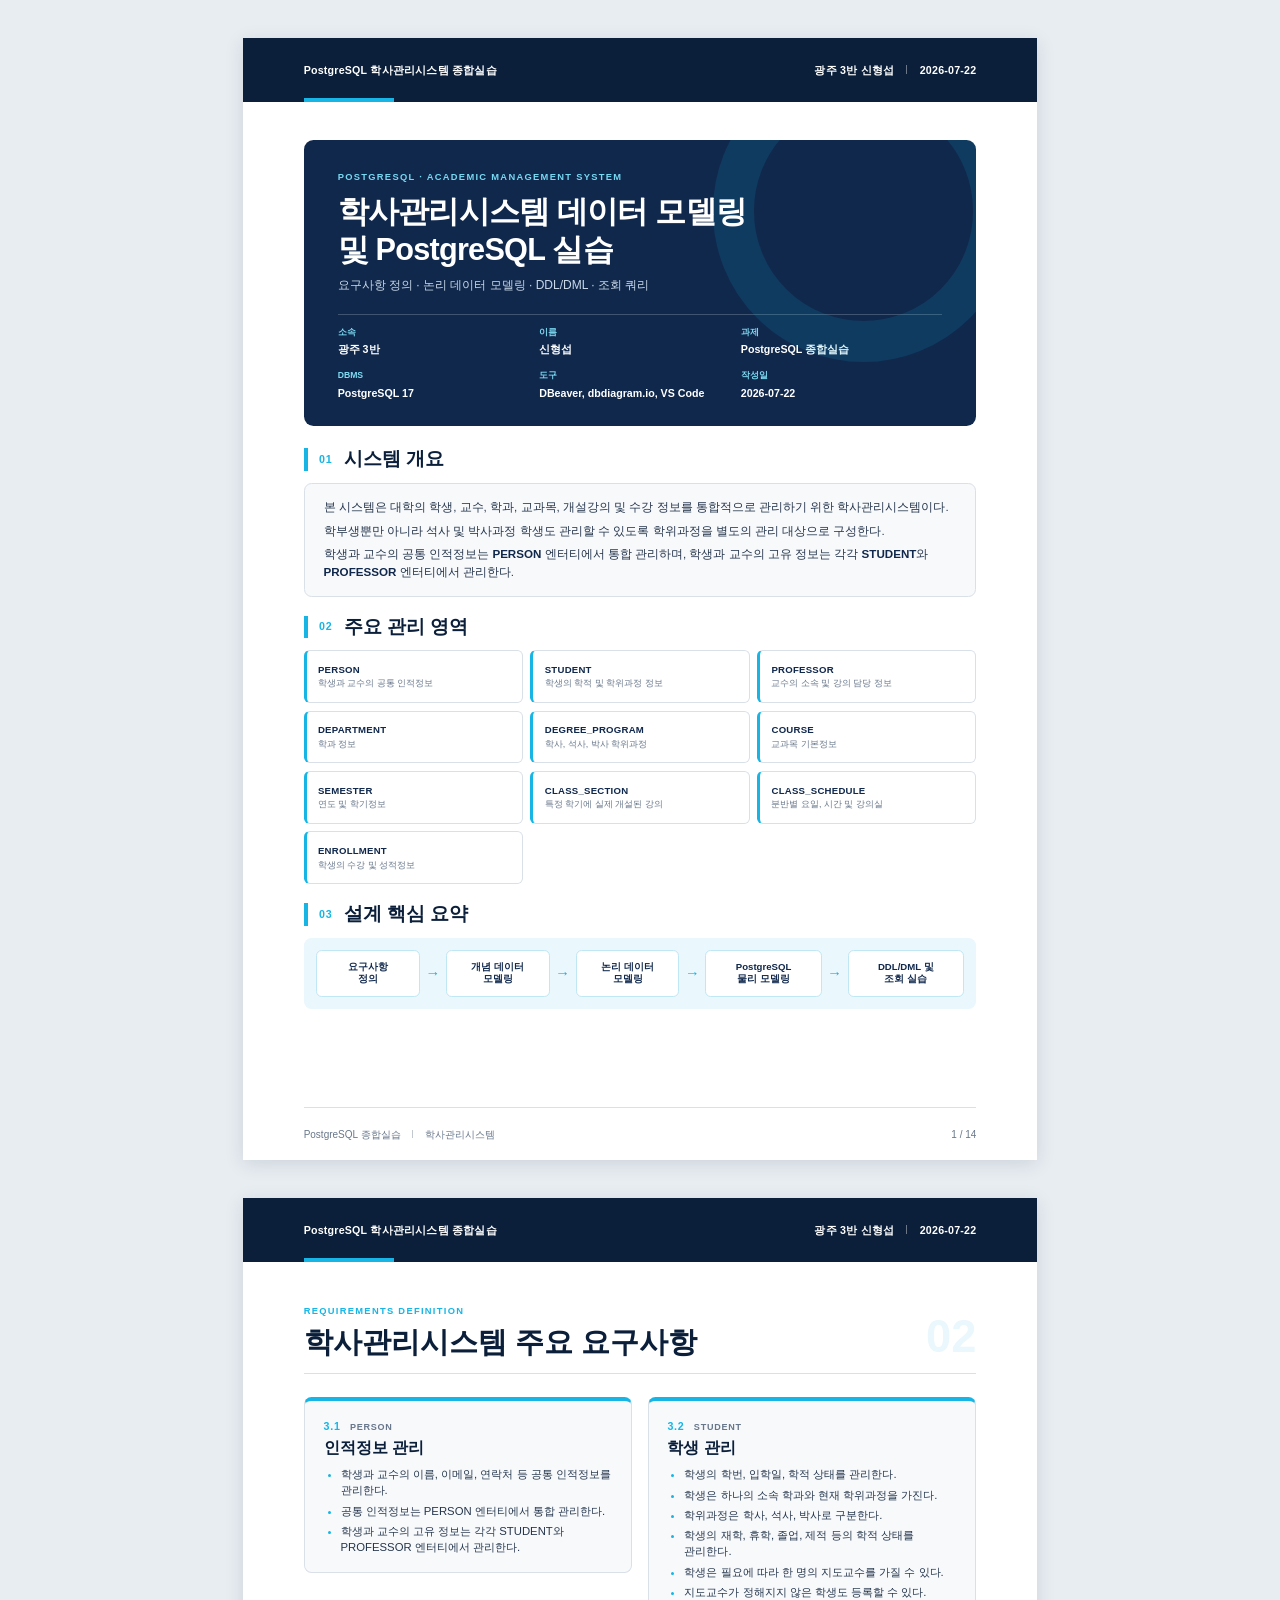
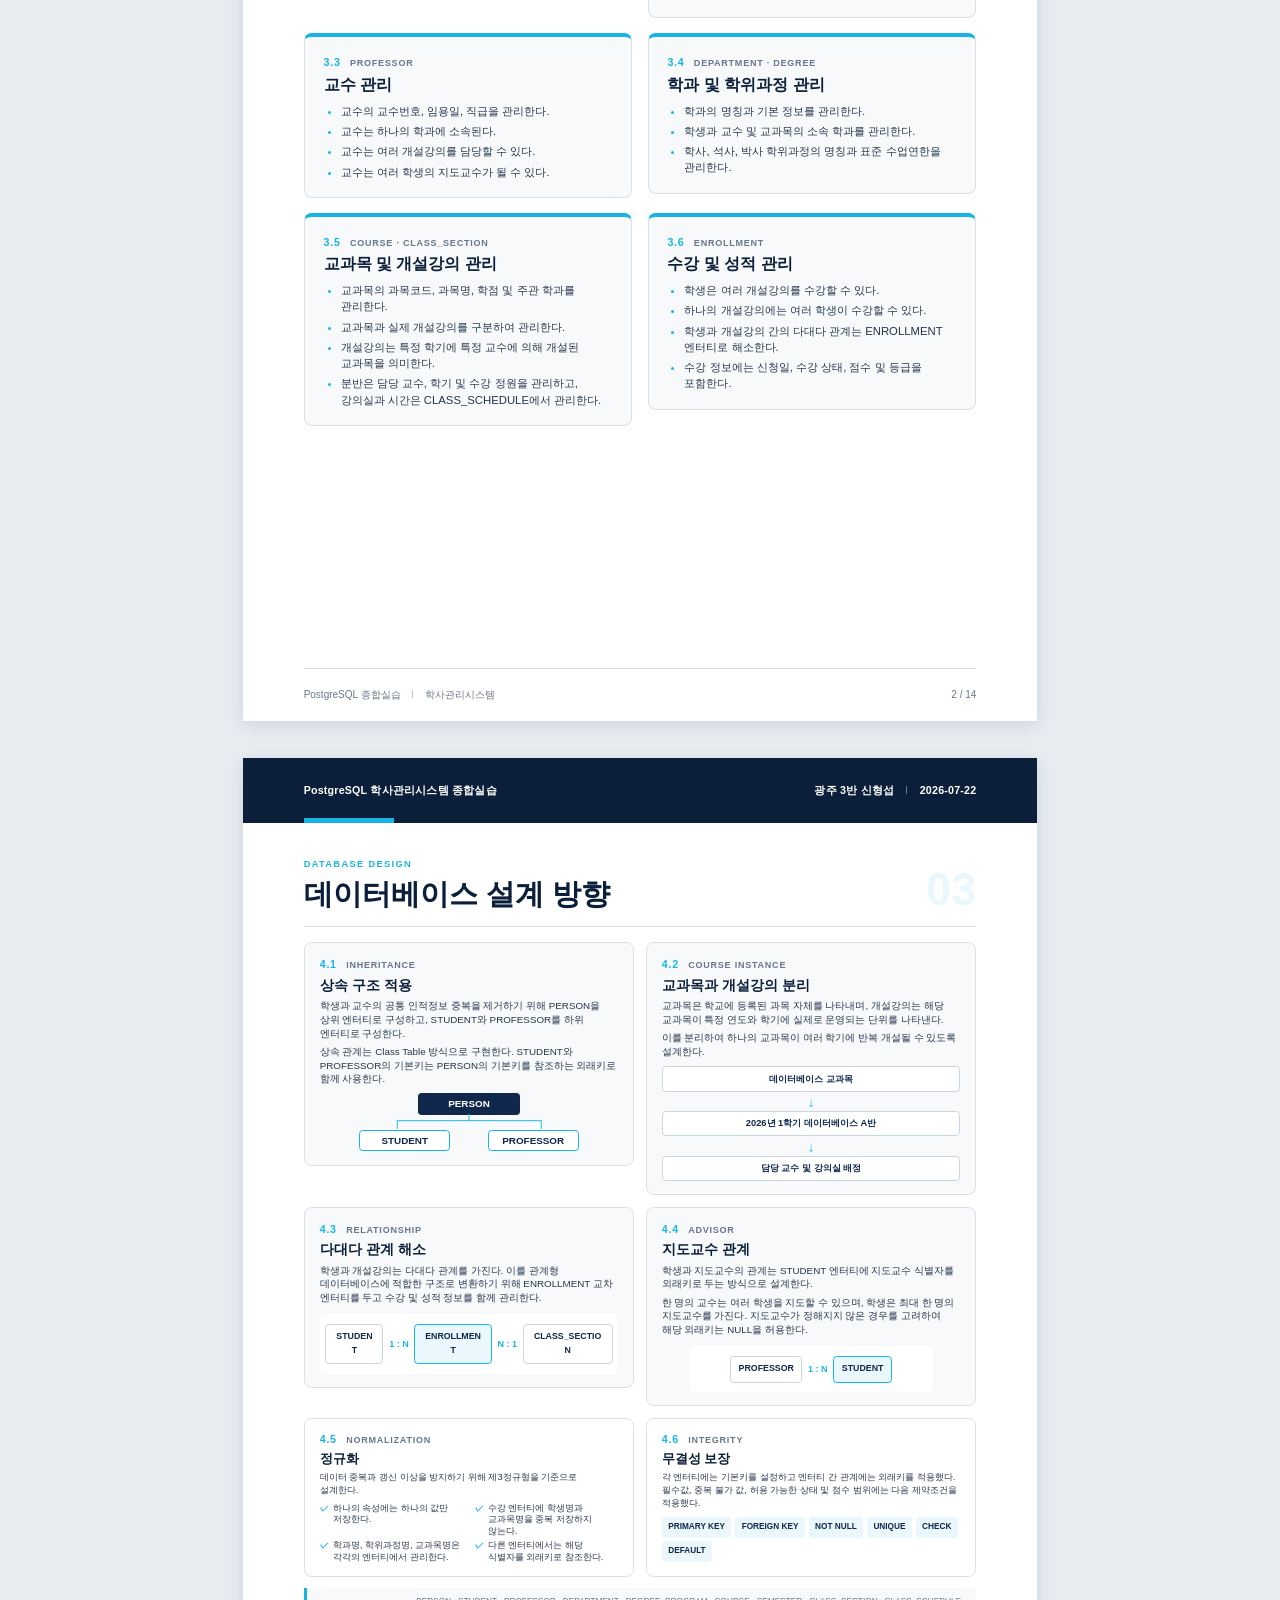
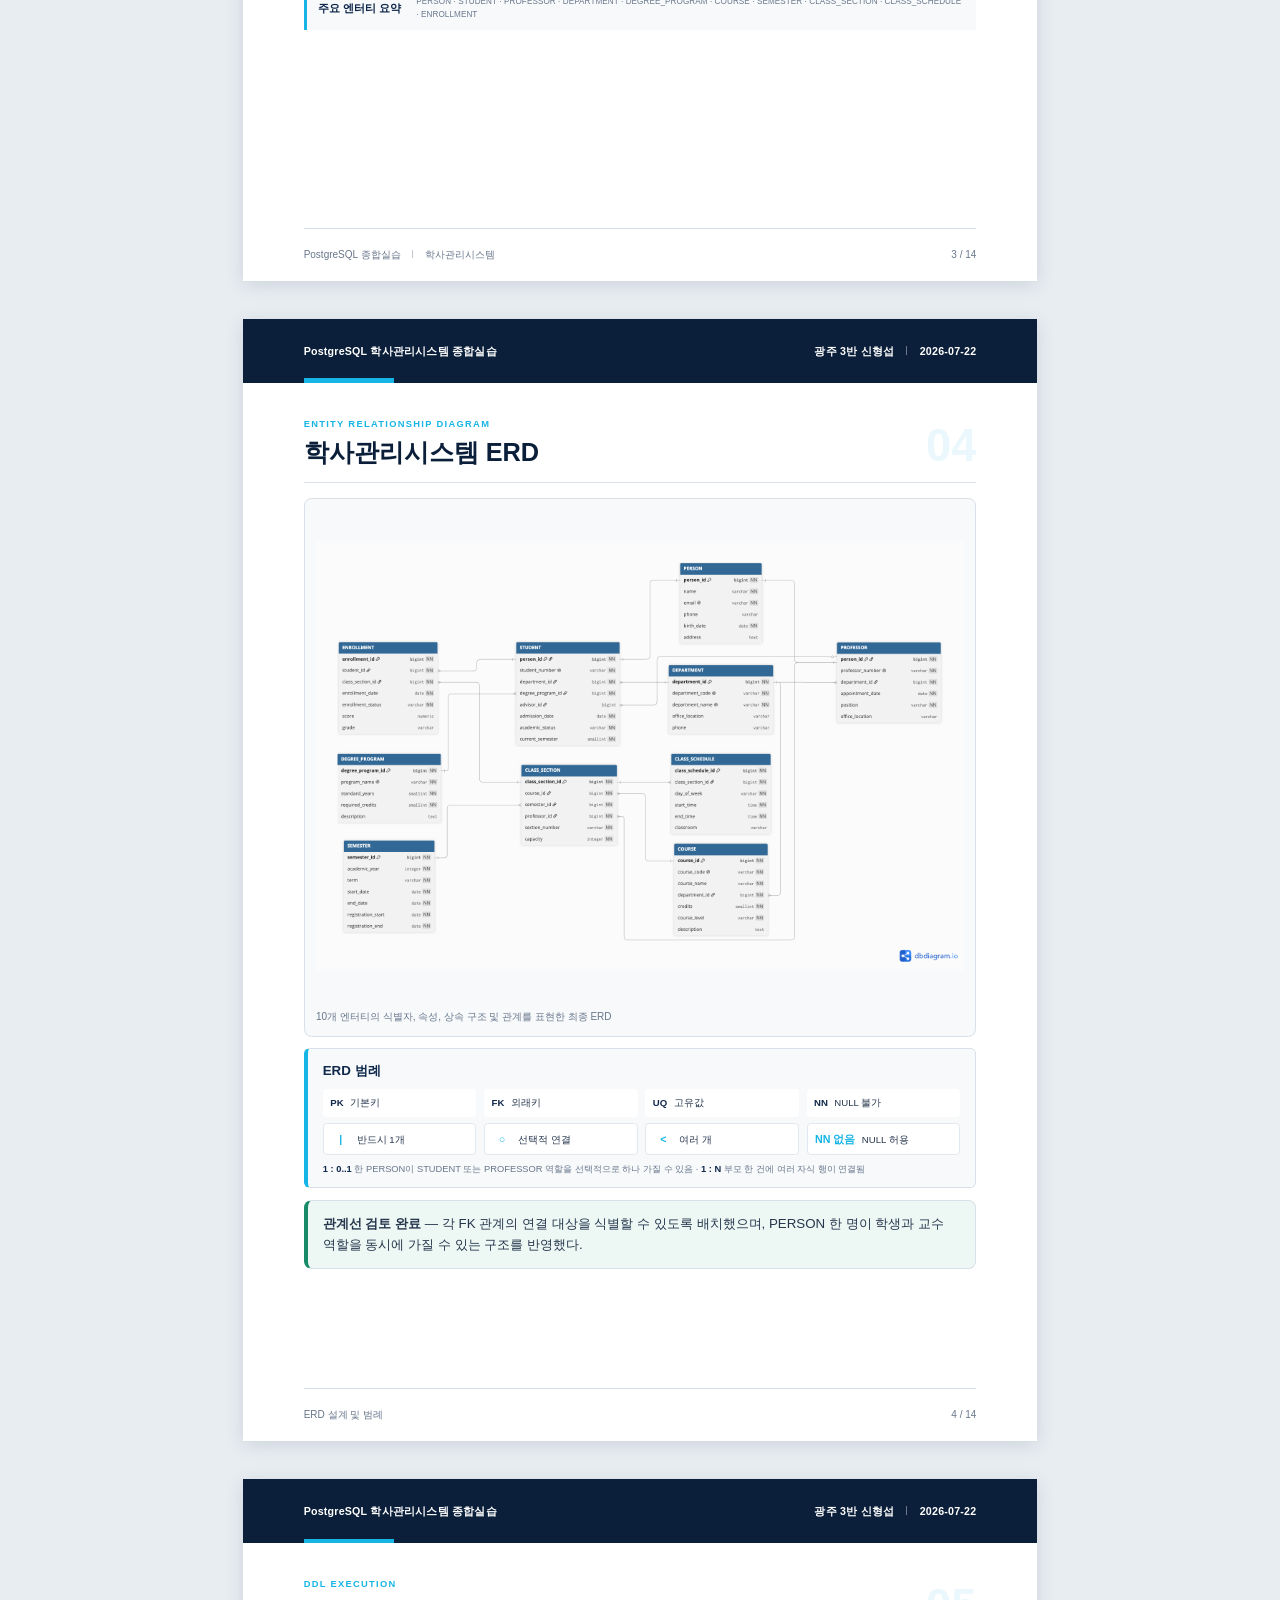
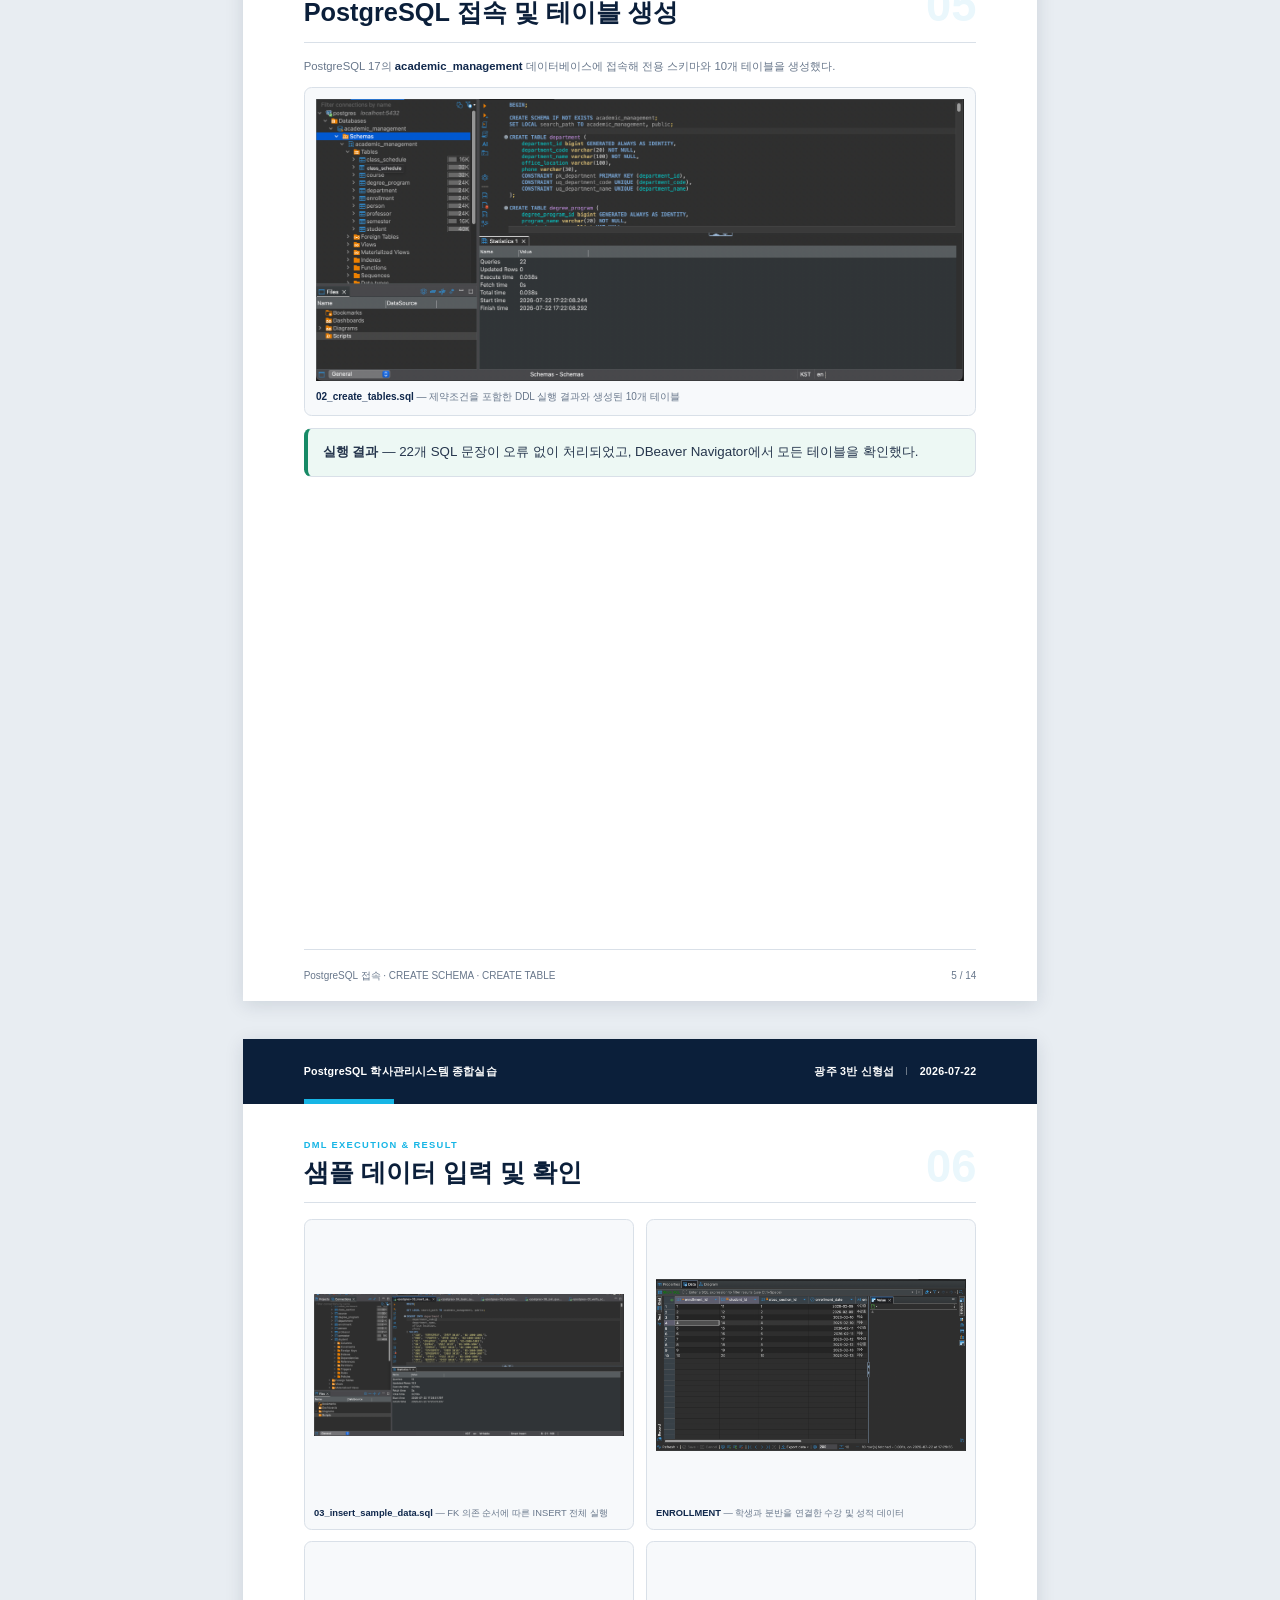
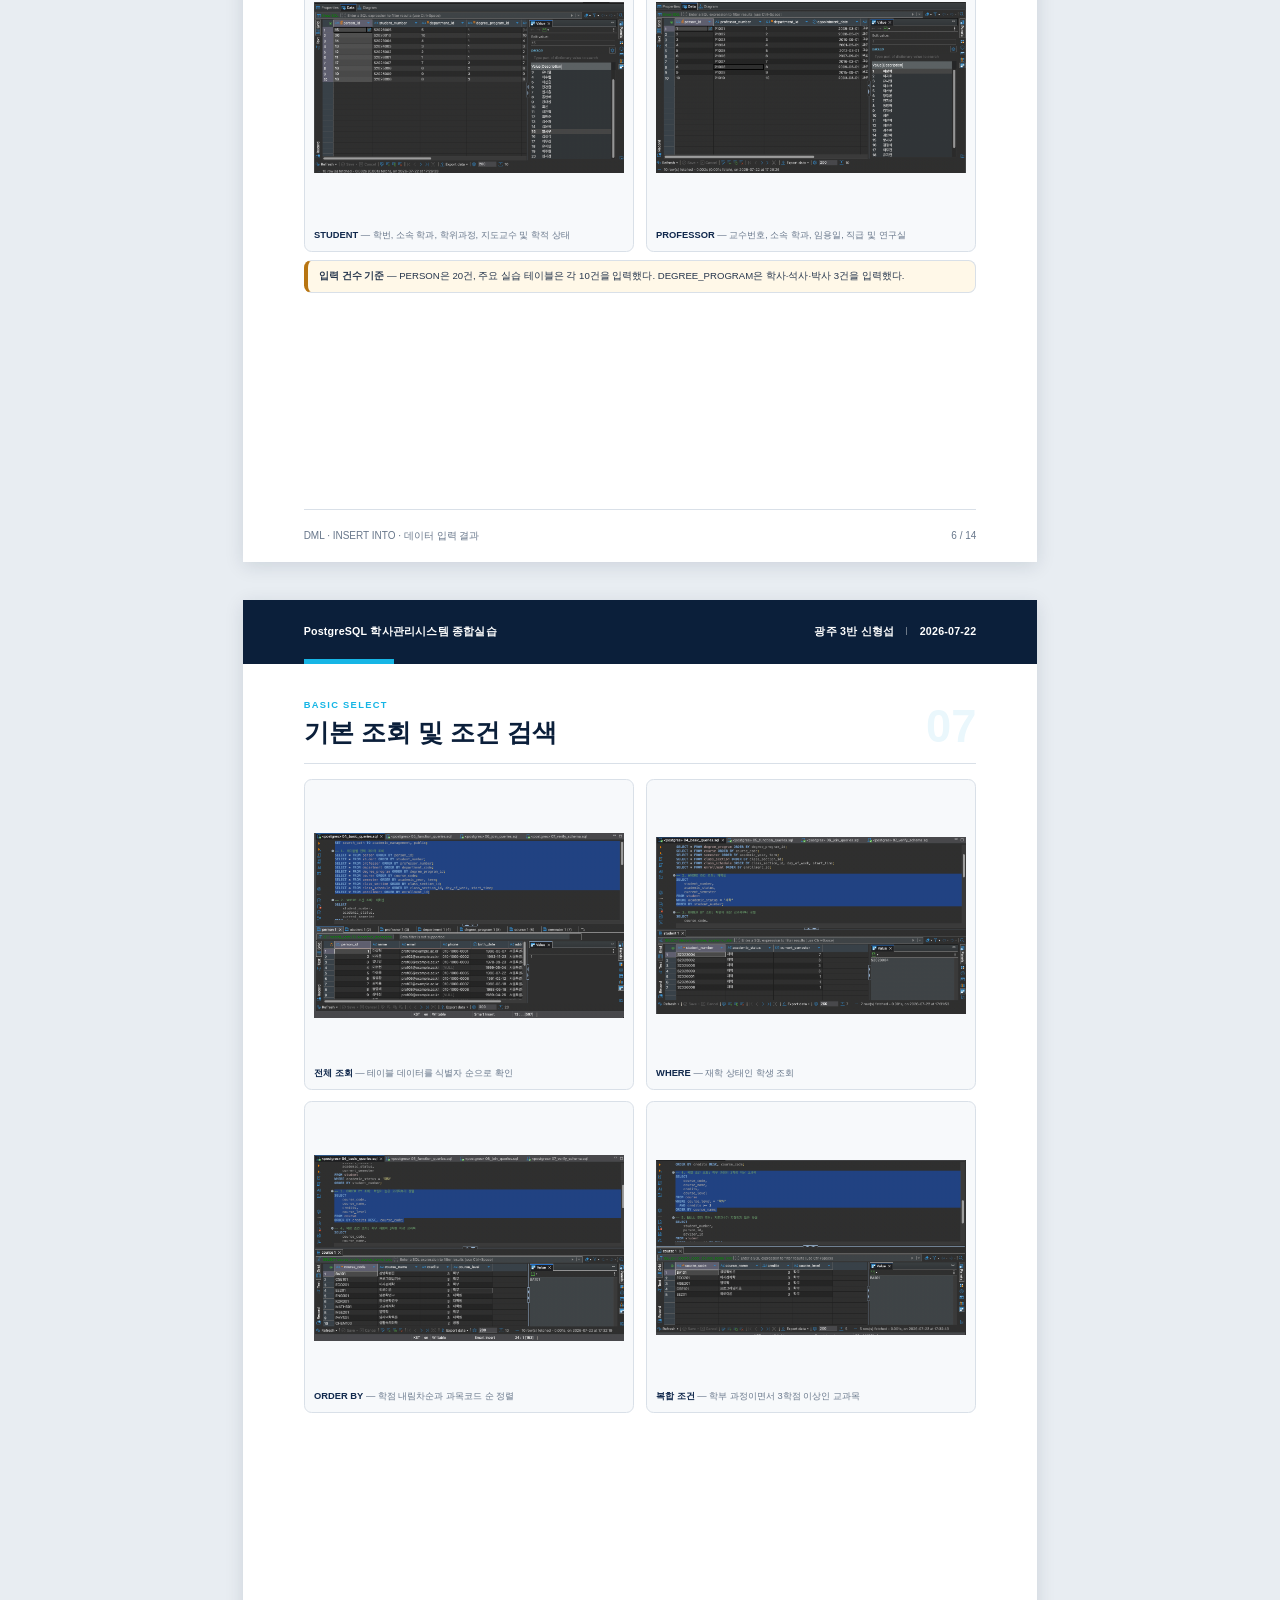
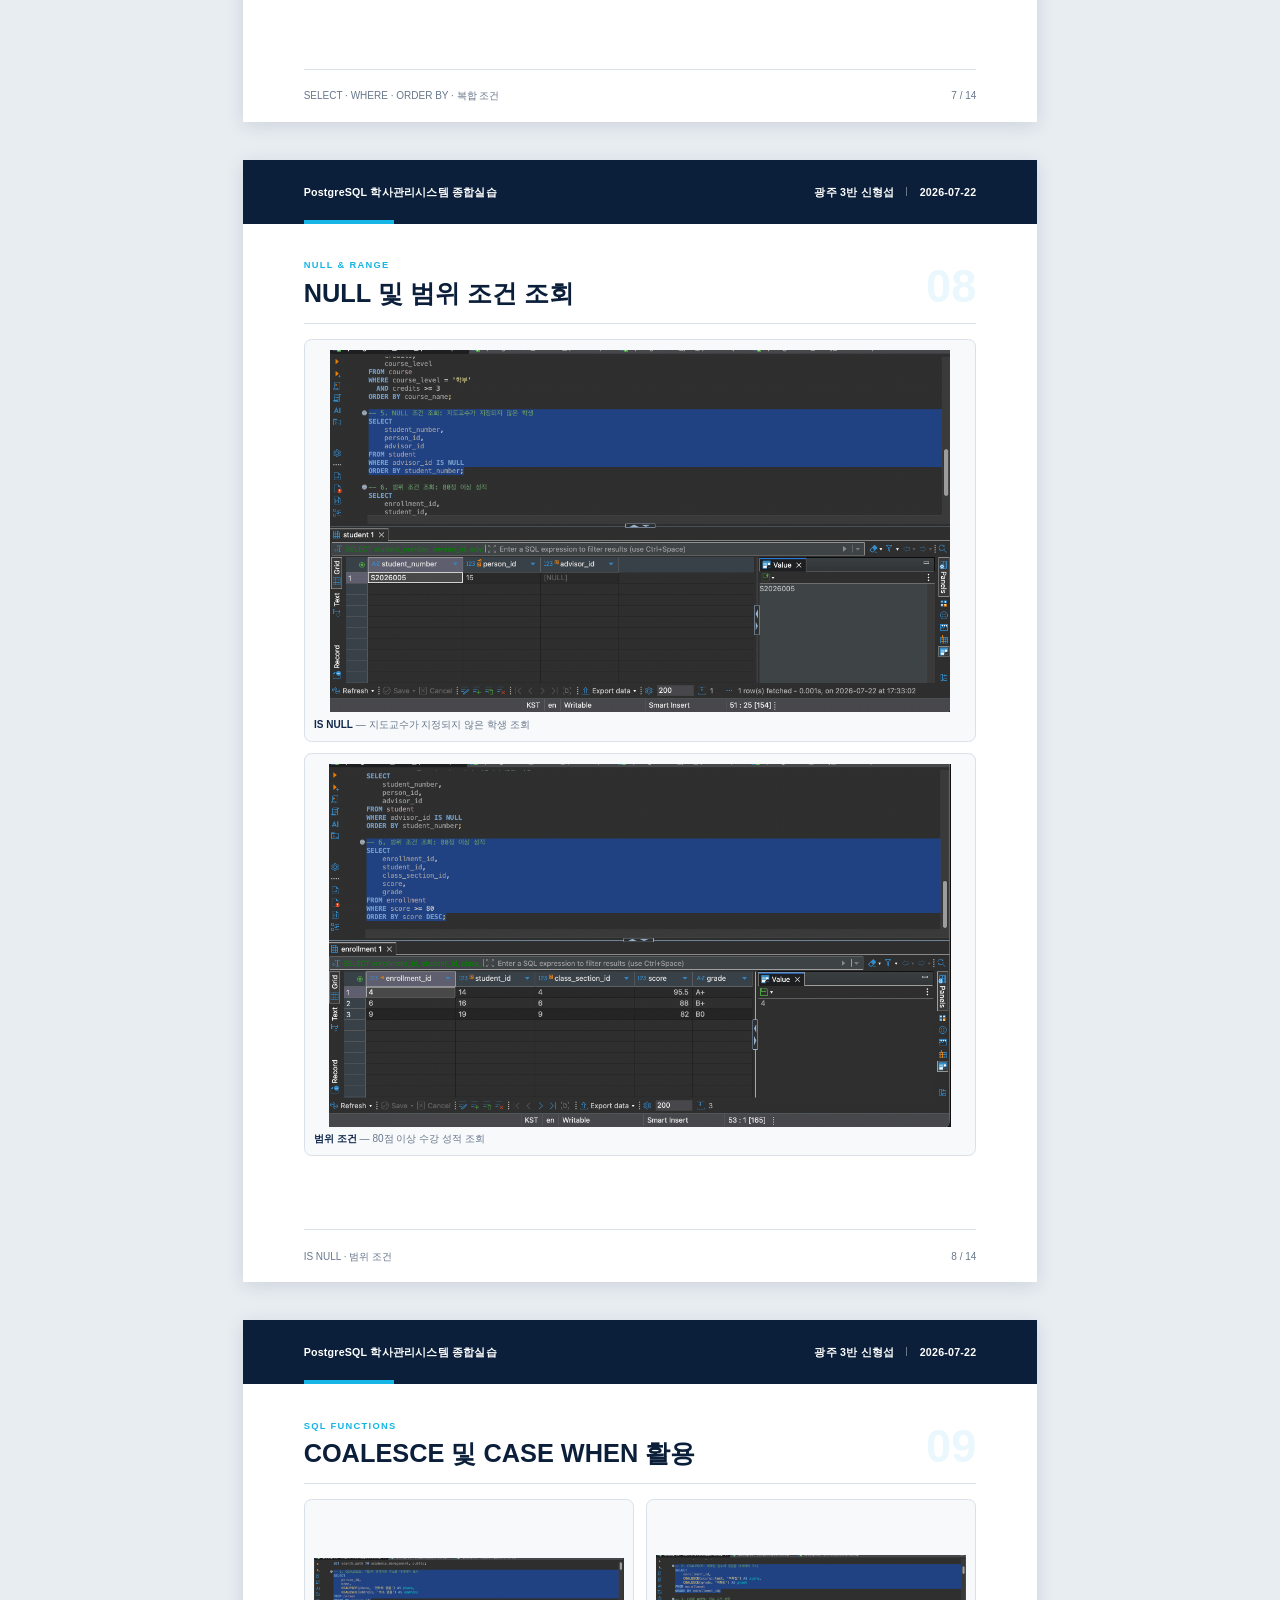
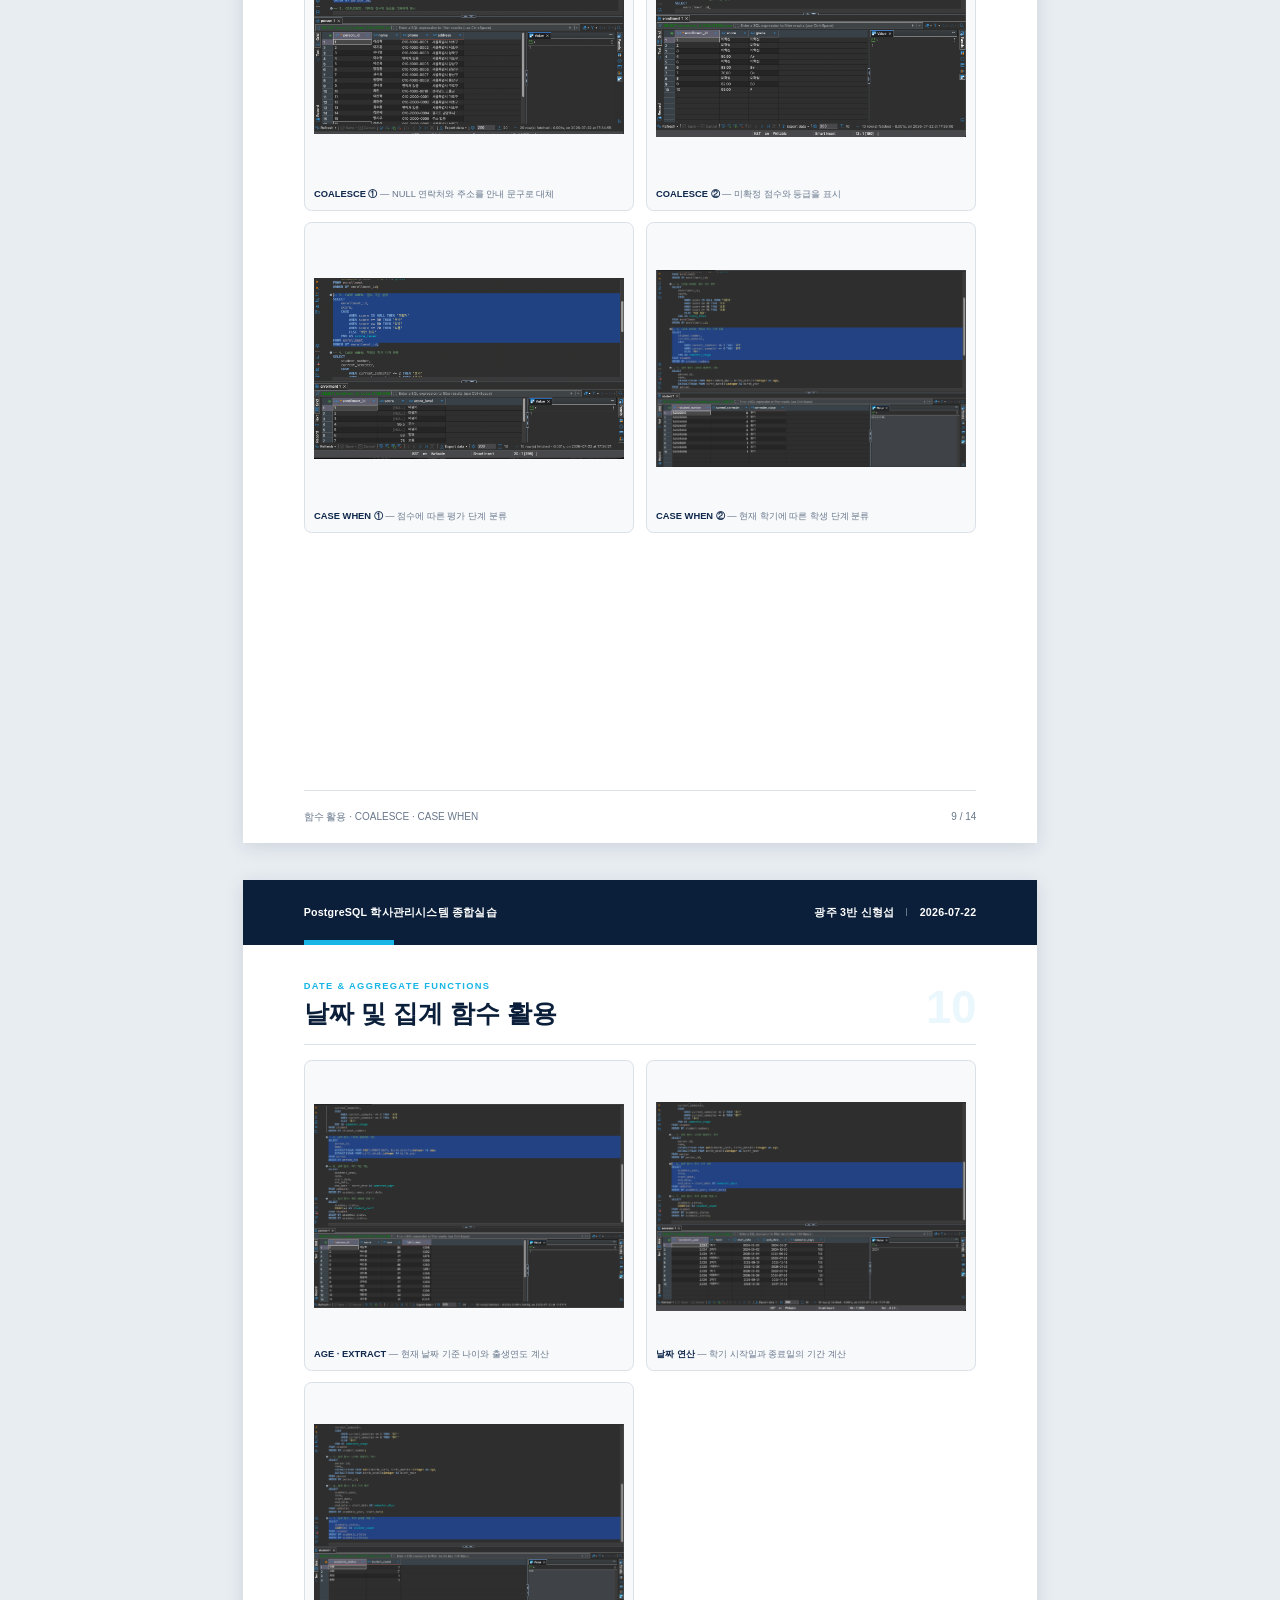
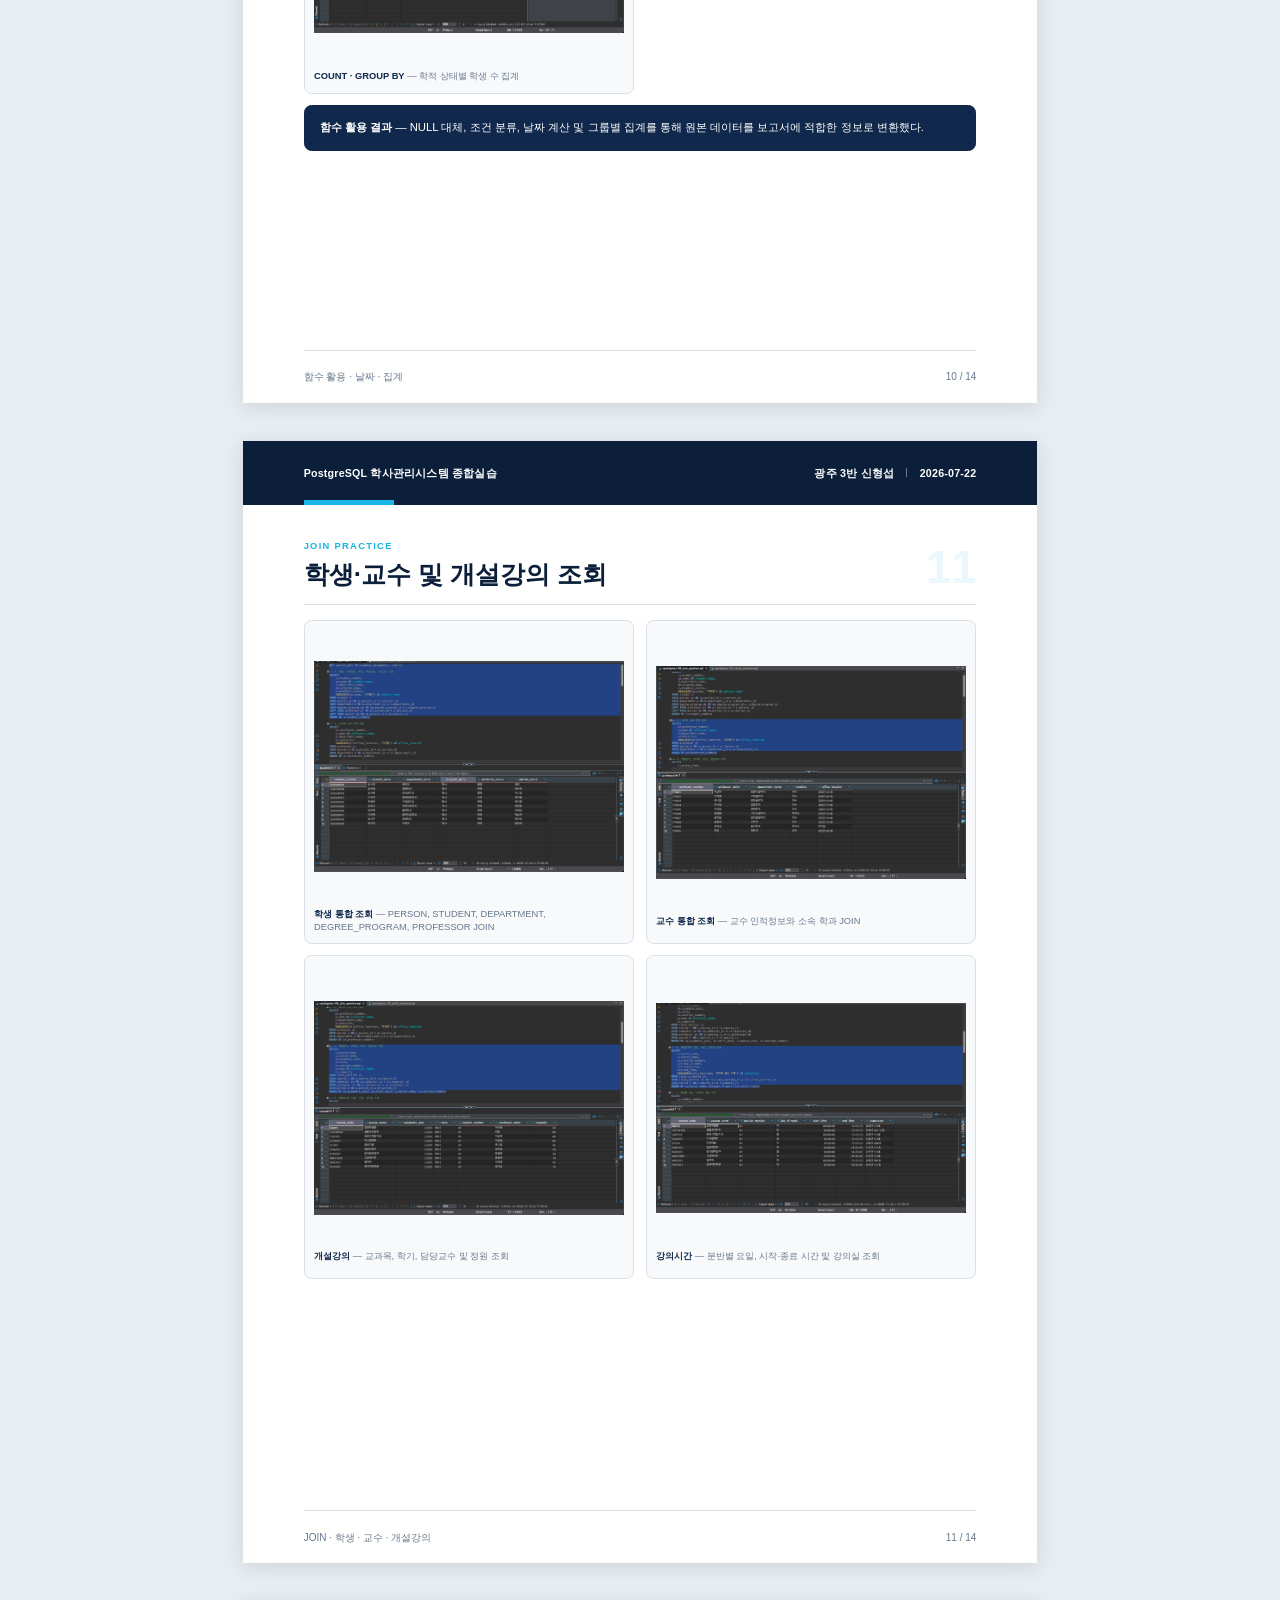
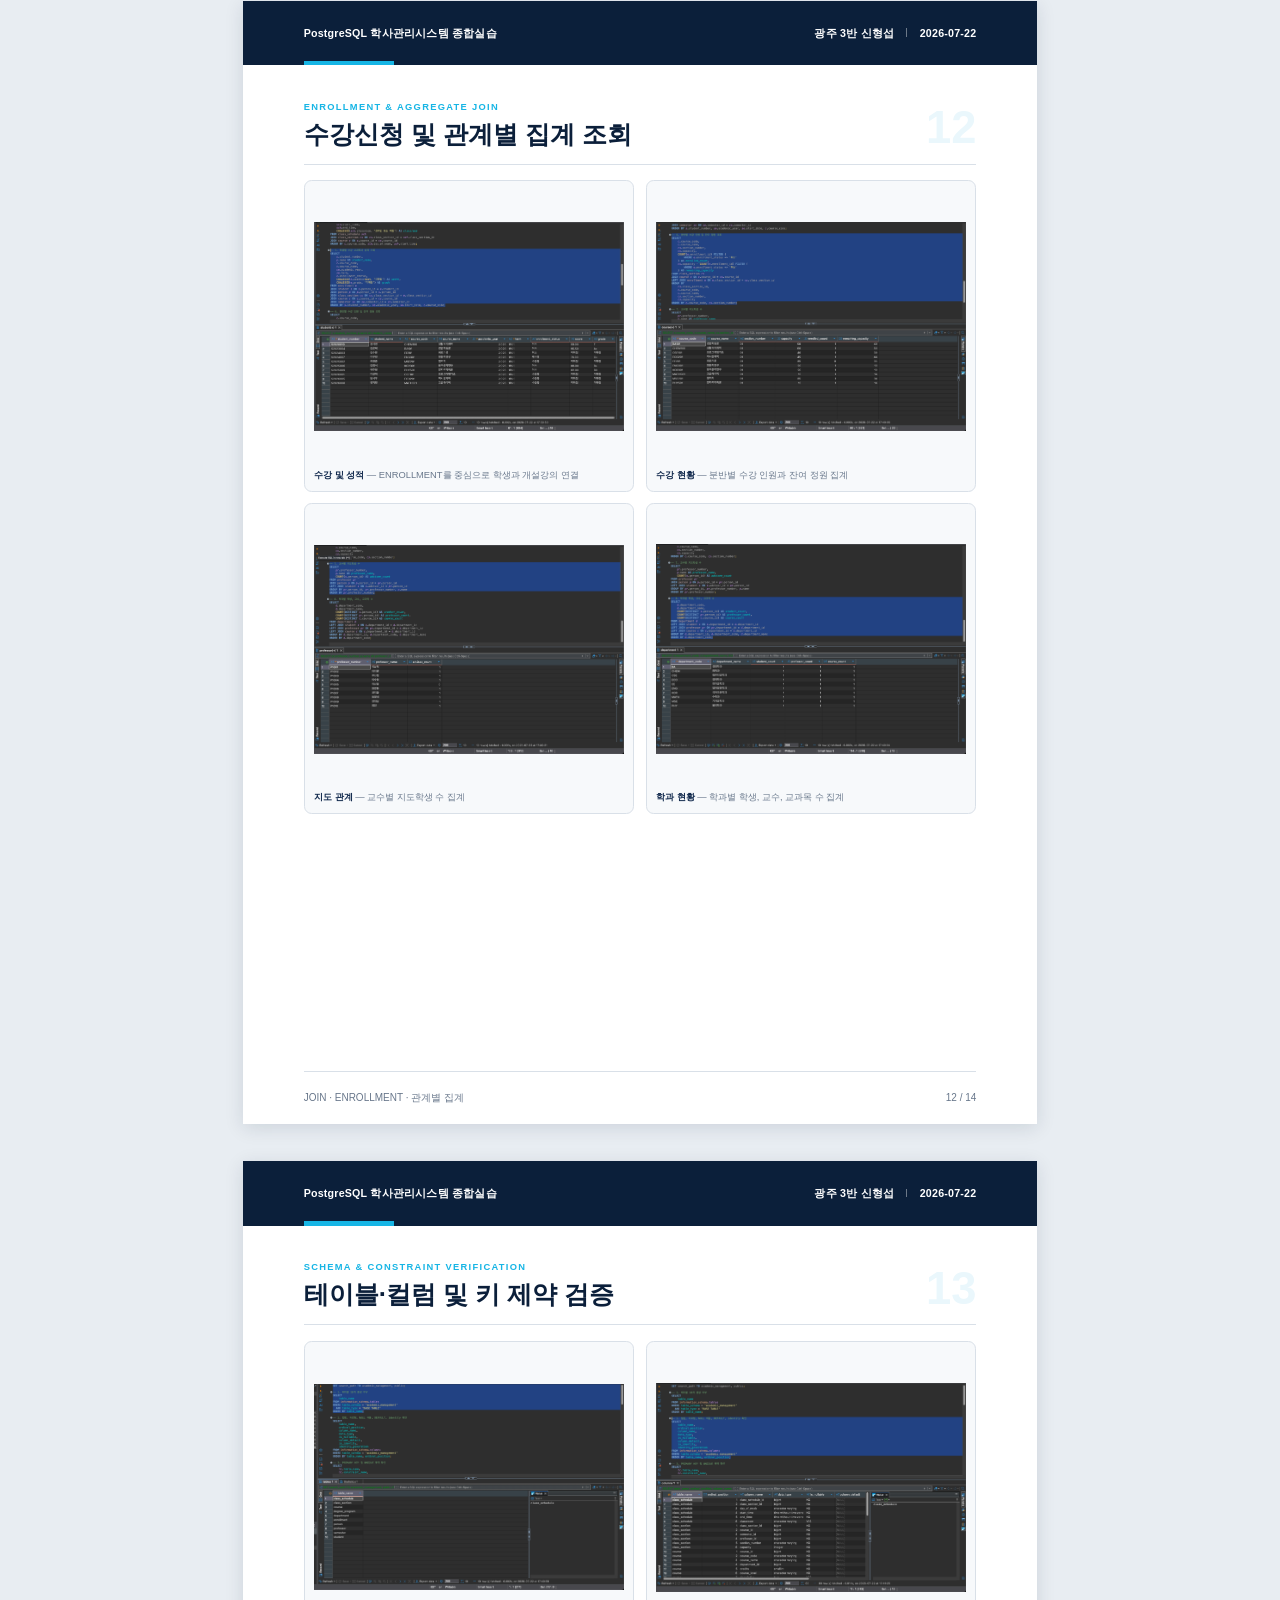
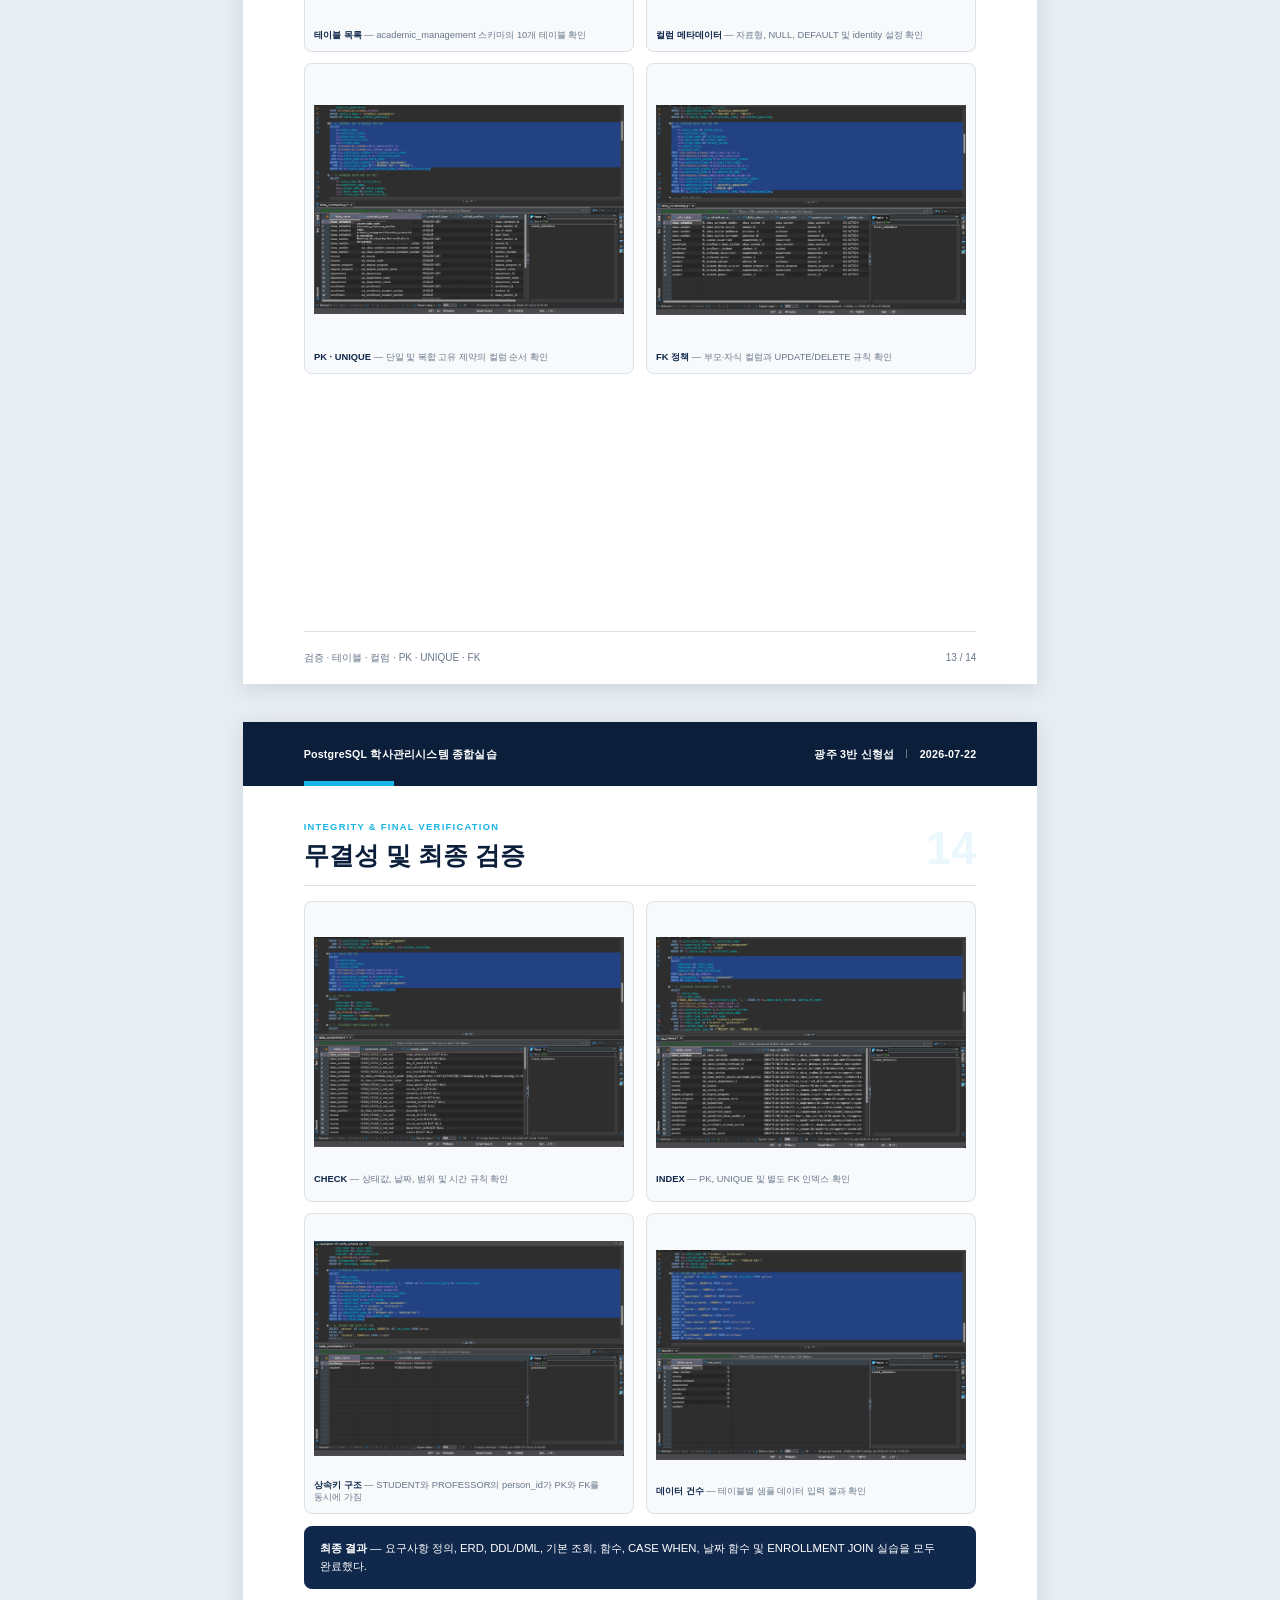
<file: report/index.html>
<!doctype html>
<html lang="ko">
<head>
  <meta charset="utf-8">
  <meta name="viewport" content="width=device-width, initial-scale=1">
  <title>PostgreSQL 학사관리시스템 종합실습 보고서</title>
  <link rel="stylesheet" href="style.css">
</head>
<body>
  <main class="report">
    <!-- PAGE 1: 표지 및 전체 개요 -->
    <section class="page overview-page" aria-label="1페이지: 시스템 개요">
      <header class="page-header">
        <span>PostgreSQL 학사관리시스템 종합실습</span>
        <span>광주 3반 신형섭 <i></i> 2026-07-22</span>
      </header>

      <div class="page-body">
        <section class="hero-card">
          <div class="hero-kicker">POSTGRESQL · ACADEMIC MANAGEMENT SYSTEM</div>
          <h1>학사관리시스템 데이터 모델링<br>및 PostgreSQL 실습</h1>
          <p class="hero-subtitle">요구사항 정의 · 논리 데이터 모델링 · DDL/DML · 조회 쿼리</p>
          <dl class="metadata">
            <div><dt>소속</dt><dd>광주 3반</dd></div>
            <div><dt>이름</dt><dd>신형섭</dd></div>
            <div><dt>과제</dt><dd>PostgreSQL 종합실습</dd></div>
            <div><dt>DBMS</dt><dd>PostgreSQL 17</dd></div>
            <div><dt>도구</dt><dd>DBeaver, dbdiagram.io, VS Code</dd></div>
            <div><dt>작성일</dt><dd>2026-07-22</dd></div>
          </dl>
        </section>

        <section aria-labelledby="overview-title">
          <h2 class="section-title" id="overview-title"><span>01</span> 시스템 개요</h2>
          <div class="content-card overview-card">
            <p>본 시스템은 대학의 학생, 교수, 학과, 교과목, 개설강의 및 수강 정보를 통합적으로 관리하기 위한 학사관리시스템이다.</p>
            <p>학부생뿐만 아니라 석사 및 박사과정 학생도 관리할 수 있도록 학위과정을 별도의 관리 대상으로 구성한다.</p>
            <p>학생과 교수의 공통 인적정보는 <strong>PERSON</strong> 엔터티에서 통합 관리하며, 학생과 교수의 고유 정보는 각각 <strong>STUDENT</strong>와 <strong>PROFESSOR</strong> 엔터티에서 관리한다.</p>
          </div>
        </section>

        <section aria-labelledby="areas-title">
          <h2 class="section-title" id="areas-title"><span>02</span> 주요 관리 영역</h2>
          <div class="entity-grid">
            <div class="entity-card"><b>PERSON</b><span>학생과 교수의 공통 인적정보</span></div>
            <div class="entity-card"><b>STUDENT</b><span>학생의 학적 및 학위과정 정보</span></div>
            <div class="entity-card"><b>PROFESSOR</b><span>교수의 소속 및 강의 담당 정보</span></div>
            <div class="entity-card"><b>DEPARTMENT</b><span>학과 정보</span></div>
            <div class="entity-card"><b>DEGREE_PROGRAM</b><span>학사, 석사, 박사 학위과정</span></div>
            <div class="entity-card"><b>COURSE</b><span>교과목 기본정보</span></div>
            <div class="entity-card"><b>SEMESTER</b><span>연도 및 학기정보</span></div>
            <div class="entity-card"><b>CLASS_SECTION</b><span>특정 학기에 실제 개설된 강의</span></div>
            <div class="entity-card"><b>CLASS_SCHEDULE</b><span>분반별 요일, 시간 및 강의실</span></div>
            <div class="entity-card"><b>ENROLLMENT</b><span>학생의 수강 및 성적정보</span></div>
          </div>
        </section>

        <section aria-labelledby="flow-title">
          <h2 class="section-title compact-title" id="flow-title"><span>03</span> 설계 핵심 요약</h2>
          <div class="process-flow" aria-label="설계 핵심 흐름">
            <div>요구사항<br>정의</div><b aria-hidden="true">→</b>
            <div>개념 데이터<br>모델링</div><b aria-hidden="true">→</b>
            <div>논리 데이터<br>모델링</div><b aria-hidden="true">→</b>
            <div>PostgreSQL<br>물리 모델링</div><b aria-hidden="true">→</b>
            <div>DDL/DML 및<br>조회 실습</div>
          </div>
        </section>
      </div>

      <footer class="page-footer">
        <span>PostgreSQL 종합실습 <i></i> 학사관리시스템</span>
        <span>1 / 14</span>
      </footer>
    </section>

    <!-- PAGE 2: 주요 요구사항 -->
    <section class="page" aria-label="2페이지: 주요 요구사항">
      <header class="page-header">
        <span>PostgreSQL 학사관리시스템 종합실습</span>
        <span>광주 3반 신형섭 <i></i> 2026-07-22</span>
      </header>

      <div class="page-body">
        <div class="page-heading">
          <div><span class="eyebrow">REQUIREMENTS DEFINITION</span><h1>학사관리시스템 주요 요구사항</h1></div>
          <strong>02</strong>
        </div>

        <div class="requirement-grid">
          <article class="requirement-card">
            <div class="card-label">3.1 <span>PERSON</span></div>
            <h2>인적정보 관리</h2>
            <ul>
              <li>학생과 교수의 이름, 이메일, 연락처 등 공통 인적정보를 관리한다.</li>
              <li>공통 인적정보는 PERSON 엔터티에서 통합 관리한다.</li>
              <li>학생과 교수의 고유 정보는 각각 STUDENT와 PROFESSOR 엔터티에서 관리한다.</li>
            </ul>
          </article>

          <article class="requirement-card">
            <div class="card-label">3.2 <span>STUDENT</span></div>
            <h2>학생 관리</h2>
            <ul>
              <li>학생의 학번, 입학일, 학적 상태를 관리한다.</li>
              <li>학생은 하나의 소속 학과와 현재 학위과정을 가진다.</li>
              <li>학위과정은 학사, 석사, 박사로 구분한다.</li>
              <li>학생의 재학, 휴학, 졸업, 제적 등의 학적 상태를 관리한다.</li>
              <li>학생은 필요에 따라 한 명의 지도교수를 가질 수 있다.</li>
              <li>지도교수가 정해지지 않은 학생도 등록할 수 있다.</li>
            </ul>
          </article>

          <article class="requirement-card">
            <div class="card-label">3.3 <span>PROFESSOR</span></div>
            <h2>교수 관리</h2>
            <ul>
              <li>교수의 교수번호, 임용일, 직급을 관리한다.</li>
              <li>교수는 하나의 학과에 소속된다.</li>
              <li>교수는 여러 개설강의를 담당할 수 있다.</li>
              <li>교수는 여러 학생의 지도교수가 될 수 있다.</li>
            </ul>
          </article>

          <article class="requirement-card">
            <div class="card-label">3.4 <span>DEPARTMENT · DEGREE</span></div>
            <h2>학과 및 학위과정 관리</h2>
            <ul>
              <li>학과의 명칭과 기본 정보를 관리한다.</li>
              <li>학생과 교수 및 교과목의 소속 학과를 관리한다.</li>
              <li>학사, 석사, 박사 학위과정의 명칭과 표준 수업연한을 관리한다.</li>
            </ul>
          </article>

          <article class="requirement-card">
            <div class="card-label">3.5 <span>COURSE · CLASS_SECTION</span></div>
            <h2>교과목 및 개설강의 관리</h2>
            <ul>
              <li>교과목의 과목코드, 과목명, 학점 및 주관 학과를 관리한다.</li>
              <li>교과목과 실제 개설강의를 구분하여 관리한다.</li>
              <li>개설강의는 특정 학기에 특정 교수에 의해 개설된 교과목을 의미한다.</li>
              <li>분반은 담당 교수, 학기 및 수강 정원을 관리하고, 강의실과 시간은 CLASS_SCHEDULE에서 관리한다.</li>
            </ul>
          </article>

          <article class="requirement-card">
            <div class="card-label">3.6 <span>ENROLLMENT</span></div>
            <h2>수강 및 성적 관리</h2>
            <ul>
              <li>학생은 여러 개설강의를 수강할 수 있다.</li>
              <li>하나의 개설강의에는 여러 학생이 수강할 수 있다.</li>
              <li>학생과 개설강의 간의 다대다 관계는 ENROLLMENT 엔터티로 해소한다.</li>
              <li>수강 정보에는 신청일, 수강 상태, 점수 및 등급을 포함한다.</li>
            </ul>
          </article>
        </div>
      </div>

      <footer class="page-footer">
        <span>PostgreSQL 종합실습 <i></i> 학사관리시스템</span>
        <span>2 / 14</span>
      </footer>
    </section>

    <!-- PAGE 3: 설계 방향 및 ERD 자리 표시 -->
    <section class="page" aria-label="3페이지: 데이터베이스 설계 방향">
      <header class="page-header">
        <span>PostgreSQL 학사관리시스템 종합실습</span>
        <span>광주 3반 신형섭 <i></i> 2026-07-22</span>
      </header>

      <div class="page-body design-page">
        <div class="page-heading">
          <div><span class="eyebrow">DATABASE DESIGN</span><h1>데이터베이스 설계 방향</h1></div>
          <strong>03</strong>
        </div>

        <div class="design-grid">
          <article class="design-card">
            <div class="card-label">4.1 <span>INHERITANCE</span></div>
            <h2>상속 구조 적용</h2>
            <p>학생과 교수의 공통 인적정보 중복을 제거하기 위해 PERSON을 상위 엔터티로 구성하고, STUDENT와 PROFESSOR를 하위 엔터티로 구성한다.</p>
            <p>상속 관계는 Class Table 방식으로 구현한다. STUDENT와 PROFESSOR의 기본키는 PERSON의 기본키를 참조하는 외래키로 함께 사용한다.</p>
            <div class="tree-diagram">
              <b>PERSON</b><span class="branch">┌────────┴────────┐</span>
              <div><em>STUDENT</em><em>PROFESSOR</em></div>
            </div>
          </article>

          <article class="design-card">
            <div class="card-label">4.2 <span>COURSE INSTANCE</span></div>
            <h2>교과목과 개설강의 분리</h2>
            <p>교과목은 학교에 등록된 과목 자체를 나타내며, 개설강의는 해당 교과목이 특정 연도와 학기에 실제로 운영되는 단위를 나타낸다.</p>
            <p>이를 분리하여 하나의 교과목이 여러 학기에 반복 개설될 수 있도록 설계한다.</p>
            <div class="mini-flow vertical">
              <span>데이터베이스 교과목</span><b>↓</b><span>2026년 1학기 데이터베이스 A반</span><b>↓</b><span>담당 교수 및 강의실 배정</span>
            </div>
          </article>

          <article class="design-card">
            <div class="card-label">4.3 <span>RELATIONSHIP</span></div>
            <h2>다대다 관계 해소</h2>
            <p>학생과 개설강의는 다대다 관계를 가진다. 이를 관계형 데이터베이스에 적합한 구조로 변환하기 위해 ENROLLMENT 교차 엔터티를 두고 수강 및 성적 정보를 함께 관리한다.</p>
            <div class="relation-diagram">
              <span>STUDENT</span><b>1 : N</b><span class="accent">ENROLLMENT</span><b>N : 1</b><span>CLASS_SECTION</span>
            </div>
          </article>

          <article class="design-card">
            <div class="card-label">4.4 <span>ADVISOR</span></div>
            <h2>지도교수 관계</h2>
            <p>학생과 지도교수의 관계는 STUDENT 엔터티에 지도교수 식별자를 외래키로 두는 방식으로 설계한다.</p>
            <p>한 명의 교수는 여러 학생을 지도할 수 있으며, 학생은 최대 한 명의 지도교수를 가진다. 지도교수가 정해지지 않은 경우를 고려하여 해당 외래키는 NULL을 허용한다.</p>
            <div class="relation-diagram advisor"><span>PROFESSOR</span><b>1 : N</b><span class="accent">STUDENT</span></div>
          </article>
        </div>

        <div class="bottom-grid">
          <article class="content-card compact-card">
            <div class="card-label">4.5 <span>NORMALIZATION</span></div>
            <h2>정규화</h2>
            <p>데이터 중복과 갱신 이상을 방지하기 위해 제3정규형을 기준으로 설계한다.</p>
            <ul class="check-list">
              <li>하나의 속성에는 하나의 값만 저장한다.</li>
              <li>수강 엔터티에 학생명과 교과목명을 중복 저장하지 않는다.</li>
              <li>학과명, 학위과정명, 교과목명은 각각의 엔터티에서 관리한다.</li>
              <li>다른 엔터티에서는 해당 식별자를 외래키로 참조한다.</li>
            </ul>
          </article>

          <article class="content-card compact-card">
            <div class="card-label">4.6 <span>INTEGRITY</span></div>
            <h2>무결성 보장</h2>
            <p>각 엔터티에는 기본키를 설정하고 엔터티 간 관계에는 외래키를 적용했다. 필수값, 중복 불가 값, 허용 가능한 상태 및 점수 범위에는 다음 제약조건을 적용했다.</p>
            <div class="constraint-tags"><span>PRIMARY KEY</span><span>FOREIGN KEY</span><span>NOT NULL</span><span>UNIQUE</span><span>CHECK</span><span>DEFAULT</span></div>
          </article>
        </div>

        <section class="entity-summary" aria-labelledby="entity-summary-title">
          <h2 id="entity-summary-title">주요 엔터티 요약</h2>
          <p>PERSON · STUDENT · PROFESSOR · DEPARTMENT · DEGREE_PROGRAM · COURSE · SEMESTER · CLASS_SECTION · CLASS_SCHEDULE · ENROLLMENT</p>
        </section>

      </div>

      <footer class="page-footer">
        <span>PostgreSQL 종합실습 <i></i> 학사관리시스템</span>
        <span>3 / 14</span>
      </footer>
    </section>

    <!-- PAGE 4: ERD -->
    <section class="page evidence-page" aria-label="4페이지: ERD">
      <header class="page-header"><span>PostgreSQL 학사관리시스템 종합실습</span><span>광주 3반 신형섭 <i></i> 2026-07-22</span></header>
      <div class="page-body">
        <div class="page-heading"><div><span class="eyebrow">ENTITY RELATIONSHIP DIAGRAM</span><h1>학사관리시스템 ERD</h1></div><strong>04</strong></div>
        <figure class="result-figure erd-result">
          <img src="images/ERD.png" alt="학사관리시스템 전체 ERD">
          <figcaption class="result-caption">10개 엔터티의 식별자, 속성, 상속 구조 및 관계를 표현한 최종 ERD</figcaption>
        </figure>
        <section class="erd-legend" aria-label="ERD 범례">
          <h2>ERD 범례</h2>
          <div class="legend-keys">
            <span><b>PK</b> 기본키</span><span><b>FK</b> 외래키</span><span><b>UQ</b> 고유값</span><span><b>NN</b> NULL 불가</span>
          </div>
          <div class="legend-lines" aria-label="관계선 기호">
            <span><b>|</b> 반드시 1개</span><span><b>○</b> 선택적 연결</span><span><b>&lt;</b> 여러 개</span><span><b>NN 없음</b> NULL 허용</span>
          </div>
          <p><strong>1 : 0..1</strong> 한 PERSON이 STUDENT 또는 PROFESSOR 역할을 선택적으로 하나 가질 수 있음 · <strong>1 : N</strong> 부모 한 건에 여러 자식 행이 연결됨</p>
        </section>
        <div class="status-card"><strong>관계선 검토 완료</strong> — 각 FK 관계의 연결 대상을 식별할 수 있도록 배치했으며, PERSON 한 명이 학생과 교수 역할을 동시에 가질 수 있는 구조를 반영했다.</div>
      </div>
      <footer class="page-footer"><span>ERD 설계 및 범례</span><span>4 / 14</span></footer>
    </section>

    <!-- PAGE 5: DDL -->
    <section class="page evidence-page" aria-label="5페이지: DDL 실행">
      <header class="page-header"><span>PostgreSQL 학사관리시스템 종합실습</span><span>광주 3반 신형섭 <i></i> 2026-07-22</span></header>
      <div class="page-body">
        <div class="page-heading"><div><span class="eyebrow">DDL EXECUTION</span><h1>PostgreSQL 접속 및 테이블 생성</h1></div><strong>05</strong></div>
        <p class="page-intro">PostgreSQL 17의 <strong>academic_management</strong> 데이터베이스에 접속해 전용 스키마와 10개 테이블을 생성했다.</p>
        <figure class="result-figure single-evidence">
          <img src="images/02_create_tables.png" alt="테이블 생성 SQL과 DBeaver 테이블 목록">
          <figcaption class="result-caption"><strong>02_create_tables.sql</strong> — 제약조건을 포함한 DDL 실행 결과와 생성된 10개 테이블</figcaption>
        </figure>
        <div class="status-card"><strong>실행 결과</strong> — 22개 SQL 문장이 오류 없이 처리되었고, DBeaver Navigator에서 모든 테이블을 확인했다.</div>
      </div>
      <footer class="page-footer"><span>PostgreSQL 접속 · CREATE SCHEMA · CREATE TABLE</span><span>5 / 14</span></footer>
    </section>

    <!-- PAGE 6: DML execution and data -->
    <section class="page evidence-page" aria-label="6페이지: 샘플 데이터 입력 및 확인">
      <header class="page-header"><span>PostgreSQL 학사관리시스템 종합실습</span><span>광주 3반 신형섭 <i></i> 2026-07-22</span></header>
      <div class="page-body">
        <div class="page-heading"><div><span class="eyebrow">DML EXECUTION &amp; RESULT</span><h1>샘플 데이터 입력 및 확인</h1></div><strong>06</strong></div>
        <div class="evidence-grid four">
          <figure class="result-figure"><img src="images/03_insert_1.png" alt="샘플 데이터 INSERT 실행 결과"><figcaption class="result-caption"><strong>03_insert_sample_data.sql</strong> — FK 의존 순서에 따른 INSERT 전체 실행</figcaption></figure>
          <figure class="result-figure"><img src="images/03_insert_enrollment.png" alt="ENROLLMENT 샘플 데이터"><figcaption class="result-caption"><strong>ENROLLMENT</strong> — 학생과 분반을 연결한 수강 및 성적 데이터</figcaption></figure>
          <figure class="result-figure"><img src="images/03_insert_student.png" alt="STUDENT 샘플 데이터"><figcaption class="result-caption"><strong>STUDENT</strong> — 학번, 소속 학과, 학위과정, 지도교수 및 학적 상태</figcaption></figure>
          <figure class="result-figure"><img src="images/03_insert_professor.png" alt="PROFESSOR 샘플 데이터"><figcaption class="result-caption"><strong>PROFESSOR</strong> — 교수번호, 소속 학과, 임용일, 직급 및 연구실</figcaption></figure>
        </div>
        <div class="notice-card compact-notice"><strong>입력 건수 기준</strong> — PERSON은 20건, 주요 실습 테이블은 각 10건을 입력했다. DEGREE_PROGRAM은 학사·석사·박사 3건을 입력했다.</div>
      </div>
      <footer class="page-footer"><span>DML · INSERT INTO · 데이터 입력 결과</span><span>6 / 14</span></footer>
    </section>

    <!-- PAGE 7-8: basic queries -->
    <section class="page evidence-page" aria-label="7페이지: 기본 조회 및 정렬">
      <header class="page-header"><span>PostgreSQL 학사관리시스템 종합실습</span><span>광주 3반 신형섭 <i></i> 2026-07-22</span></header>
      <div class="page-body"><div class="page-heading"><div><span class="eyebrow">BASIC SELECT</span><h1>기본 조회 및 조건 검색</h1></div><strong>07</strong></div><div class="evidence-grid four">
        <figure class="result-figure"><img src="images/04_basic_1.png" alt="전체 데이터 조회"><figcaption class="result-caption"><strong>전체 조회</strong> — 테이블 데이터를 식별자 순으로 확인</figcaption></figure>
        <figure class="result-figure"><img src="images/04_basic_2.png" alt="WHERE 조건 조회"><figcaption class="result-caption"><strong>WHERE</strong> — 재학 상태인 학생 조회</figcaption></figure>
        <figure class="result-figure"><img src="images/04_basic_3.png" alt="ORDER BY 정렬 조회"><figcaption class="result-caption"><strong>ORDER BY</strong> — 학점 내림차순과 과목코드 순 정렬</figcaption></figure>
        <figure class="result-figure"><img src="images/04_basic_4.png" alt="복합 조건 조회"><figcaption class="result-caption"><strong>복합 조건</strong> — 학부 과정이면서 3학점 이상인 교과목</figcaption></figure>
      </div></div><footer class="page-footer"><span>SELECT · WHERE · ORDER BY · 복합 조건</span><span>7 / 14</span></footer>
    </section>

    <section class="page evidence-page" aria-label="8페이지: NULL 및 범위 조건 조회">
      <header class="page-header"><span>PostgreSQL 학사관리시스템 종합실습</span><span>광주 3반 신형섭 <i></i> 2026-07-22</span></header>
      <div class="page-body"><div class="page-heading"><div><span class="eyebrow">NULL &amp; RANGE</span><h1>NULL 및 범위 조건 조회</h1></div><strong>08</strong></div><div class="evidence-grid two">
        <figure class="result-figure"><img src="images/04_basic_5.png" alt="NULL 조건 조회"><figcaption class="result-caption"><strong>IS NULL</strong> — 지도교수가 지정되지 않은 학생 조회</figcaption></figure>
        <figure class="result-figure"><img src="images/04_basic_6.png" alt="점수 범위 조건 조회"><figcaption class="result-caption"><strong>범위 조건</strong> — 80점 이상 수강 성적 조회</figcaption></figure>
      </div></div><footer class="page-footer"><span>IS NULL · 범위 조건</span><span>8 / 14</span></footer>
    </section>

    <!-- PAGE 9-10: functions -->
    <section class="page evidence-page" aria-label="9페이지: COALESCE 및 CASE WHEN">
      <header class="page-header"><span>PostgreSQL 학사관리시스템 종합실습</span><span>광주 3반 신형섭 <i></i> 2026-07-22</span></header>
      <div class="page-body"><div class="page-heading"><div><span class="eyebrow">SQL FUNCTIONS</span><h1>COALESCE 및 CASE WHEN 활용</h1></div><strong>09</strong></div><div class="evidence-grid four">
        <figure class="result-figure"><img src="images/05_func_1.png" alt="연락처와 주소 COALESCE 결과"><figcaption class="result-caption"><strong>COALESCE ①</strong> — NULL 연락처와 주소를 안내 문구로 대체</figcaption></figure>
        <figure class="result-figure"><img src="images/05_func_2.png" alt="점수와 등급 COALESCE 결과"><figcaption class="result-caption"><strong>COALESCE ②</strong> — 미확정 점수와 등급을 표시</figcaption></figure>
        <figure class="result-figure"><img src="images/05_func_3.png" alt="점수 구간 CASE WHEN 결과"><figcaption class="result-caption"><strong>CASE WHEN ①</strong> — 점수에 따른 평가 단계 분류</figcaption></figure>
        <figure class="result-figure"><img src="images/05_func_4.png" alt="학기 단계 CASE WHEN 결과"><figcaption class="result-caption"><strong>CASE WHEN ②</strong> — 현재 학기에 따른 학생 단계 분류</figcaption></figure>
      </div></div><footer class="page-footer"><span>함수 활용 · COALESCE · CASE WHEN</span><span>9 / 14</span></footer>
    </section>

    <section class="page evidence-page" aria-label="10페이지: 날짜 및 집계 함수">
      <header class="page-header"><span>PostgreSQL 학사관리시스템 종합실습</span><span>광주 3반 신형섭 <i></i> 2026-07-22</span></header>
      <div class="page-body"><div class="page-heading"><div><span class="eyebrow">DATE &amp; AGGREGATE FUNCTIONS</span><h1>날짜 및 집계 함수 활용</h1></div><strong>10</strong></div><div class="evidence-grid four">
        <figure class="result-figure"><img src="images/05_func_5.png" alt="나이와 출생연도 계산 결과"><figcaption class="result-caption"><strong>AGE · EXTRACT</strong> — 현재 날짜 기준 나이와 출생연도 계산</figcaption></figure>
        <figure class="result-figure"><img src="images/05_func_6.png" alt="학기 기간 계산 결과"><figcaption class="result-caption"><strong>날짜 연산</strong> — 학기 시작일과 종료일의 기간 계산</figcaption></figure>
        <figure class="result-figure"><img src="images/05_func_7.png" alt="학적 상태별 학생 수 집계"><figcaption class="result-caption"><strong>COUNT · GROUP BY</strong> — 학적 상태별 학생 수 집계</figcaption></figure>
      </div>
        <div class="conclusion-card"><strong>함수 활용 결과</strong> — NULL 대체, 조건 분류, 날짜 계산 및 그룹별 집계를 통해 원본 데이터를 보고서에 적합한 정보로 변환했다.</div>
      </div><footer class="page-footer"><span>함수 활용 · 날짜 · 집계</span><span>10 / 14</span></footer>
    </section>

    <!-- PAGE 11-12: joins -->
    <section class="page evidence-page" aria-label="11페이지: 학생 교수 및 개설강의 JOIN">
      <header class="page-header"><span>PostgreSQL 학사관리시스템 종합실습</span><span>광주 3반 신형섭 <i></i> 2026-07-22</span></header>
      <div class="page-body"><div class="page-heading"><div><span class="eyebrow">JOIN PRACTICE</span><h1>학생·교수 및 개설강의 조회</h1></div><strong>11</strong></div><div class="evidence-grid four">
        <figure class="result-figure"><img src="images/06_join_1.png" alt="학생 학과 학위과정 지도교수 JOIN"><figcaption class="result-caption"><strong>학생 통합 조회</strong> — PERSON, STUDENT, DEPARTMENT, DEGREE_PROGRAM, PROFESSOR JOIN</figcaption></figure>
        <figure class="result-figure"><img src="images/06_join_2.png" alt="교수와 소속 학과 JOIN"><figcaption class="result-caption"><strong>교수 통합 조회</strong> — 교수 인적정보와 소속 학과 JOIN</figcaption></figure>
        <figure class="result-figure"><img src="images/06_join_3.png" alt="개설강의 교과목 학기 교수 JOIN"><figcaption class="result-caption"><strong>개설강의</strong> — 교과목, 학기, 담당교수 및 정원 조회</figcaption></figure>
        <figure class="result-figure"><img src="images/06_join_4.png" alt="강의시간과 강의실 JOIN"><figcaption class="result-caption"><strong>강의시간</strong> — 분반별 요일, 시작·종료 시간 및 강의실 조회</figcaption></figure>
      </div></div><footer class="page-footer"><span>JOIN · 학생 · 교수 · 개설강의</span><span>11 / 14</span></footer>
    </section>

    <section class="page evidence-page" aria-label="12페이지: 수강 및 집계 JOIN">
      <header class="page-header"><span>PostgreSQL 학사관리시스템 종합실습</span><span>광주 3반 신형섭 <i></i> 2026-07-22</span></header>
      <div class="page-body"><div class="page-heading"><div><span class="eyebrow">ENROLLMENT &amp; AGGREGATE JOIN</span><h1>수강신청 및 관계별 집계 조회</h1></div><strong>12</strong></div><div class="evidence-grid four">
        <figure class="result-figure"><img src="images/06_join_5.png" alt="학생별 수강 교과목과 성적 JOIN"><figcaption class="result-caption"><strong>수강 및 성적</strong> — ENROLLMENT를 중심으로 학생과 개설강의 연결</figcaption></figure>
        <figure class="result-figure"><img src="images/06_join_6.png" alt="분반별 수강 인원과 잔여 정원"><figcaption class="result-caption"><strong>수강 현황</strong> — 분반별 수강 인원과 잔여 정원 집계</figcaption></figure>
        <figure class="result-figure"><img src="images/06_join_7.png" alt="교수별 지도학생 수"><figcaption class="result-caption"><strong>지도 관계</strong> — 교수별 지도학생 수 집계</figcaption></figure>
        <figure class="result-figure"><img src="images/06_join_8.png" alt="학과별 학생 교수 교과목 수"><figcaption class="result-caption"><strong>학과 현황</strong> — 학과별 학생, 교수, 교과목 수 집계</figcaption></figure>
      </div></div><footer class="page-footer"><span>JOIN · ENROLLMENT · 관계별 집계</span><span>12 / 14</span></footer>
    </section>

    <!-- PAGE 13-14: verification -->
    <section class="page evidence-page" aria-label="13페이지: 테이블 컬럼 및 키 제약 검증">
      <header class="page-header"><span>PostgreSQL 학사관리시스템 종합실습</span><span>광주 3반 신형섭 <i></i> 2026-07-22</span></header>
      <div class="page-body"><div class="page-heading"><div><span class="eyebrow">SCHEMA &amp; CONSTRAINT VERIFICATION</span><h1>테이블·컬럼 및 키 제약 검증</h1></div><strong>13</strong></div><div class="evidence-grid four">
        <figure class="result-figure"><img src="images/07_verify_1.png" alt="10개 테이블 생성 확인"><figcaption class="result-caption"><strong>테이블 목록</strong> — academic_management 스키마의 10개 테이블 확인</figcaption></figure>
        <figure class="result-figure"><img src="images/07_verify_2.png" alt="컬럼 자료형 NULL DEFAULT identity 확인"><figcaption class="result-caption"><strong>컬럼 메타데이터</strong> — 자료형, NULL, DEFAULT 및 identity 설정 확인</figcaption></figure>
        <figure class="result-figure"><img src="images/07_verify_3.png" alt="PK 및 UNIQUE 검증"><figcaption class="result-caption"><strong>PK · UNIQUE</strong> — 단일 및 복합 고유 제약의 컬럼 순서 확인</figcaption></figure>
        <figure class="result-figure"><img src="images/07_verify_4.png" alt="FK와 삭제 정책 검증"><figcaption class="result-caption"><strong>FK 정책</strong> — 부모·자식 컬럼과 UPDATE/DELETE 규칙 확인</figcaption></figure>
      </div></div><footer class="page-footer"><span>검증 · 테이블 · 컬럼 · PK · UNIQUE · FK</span><span>13 / 14</span></footer>
    </section>

    <section class="page evidence-page" aria-label="14페이지: 무결성 및 최종 검증">
      <header class="page-header"><span>PostgreSQL 학사관리시스템 종합실습</span><span>광주 3반 신형섭 <i></i> 2026-07-22</span></header>
      <div class="page-body"><div class="page-heading"><div><span class="eyebrow">INTEGRITY &amp; FINAL VERIFICATION</span><h1>무결성 및 최종 검증</h1></div><strong>14</strong></div><div class="evidence-grid four compact-evidence">
        <figure class="result-figure"><img src="images/07_verify_5.png" alt="CHECK 제약 검증"><figcaption class="result-caption"><strong>CHECK</strong> — 상태값, 날짜, 범위 및 시간 규칙 확인</figcaption></figure>
        <figure class="result-figure"><img src="images/07_verify_6.png" alt="인덱스 검증"><figcaption class="result-caption"><strong>INDEX</strong> — PK, UNIQUE 및 별도 FK 인덱스 확인</figcaption></figure>
        <figure class="result-figure"><img src="images/07_verify_7.png" alt="학생 교수 상속키 검증"><figcaption class="result-caption"><strong>상속키 구조</strong> — STUDENT와 PROFESSOR의 person_id가 PK와 FK를 동시에 가짐</figcaption></figure>
        <figure class="result-figure"><img src="images/07_verify_8.png" alt="테이블별 데이터 건수"><figcaption class="result-caption"><strong>데이터 건수</strong> — 테이블별 샘플 데이터 입력 결과 확인</figcaption></figure>
      </div><div class="conclusion-card"><strong>최종 결과</strong> — 요구사항 정의, ERD, DDL/DML, 기본 조회, 함수, CASE WHEN, 날짜 함수 및 ENROLLMENT JOIN 실습을 모두 완료했다.</div></div>
      <footer class="page-footer"><span>검증 · CHECK · INDEX · 최종 결론</span><span>14 / 14</span></footer>
    </section>
  </main>
</body>
</html>
</file>
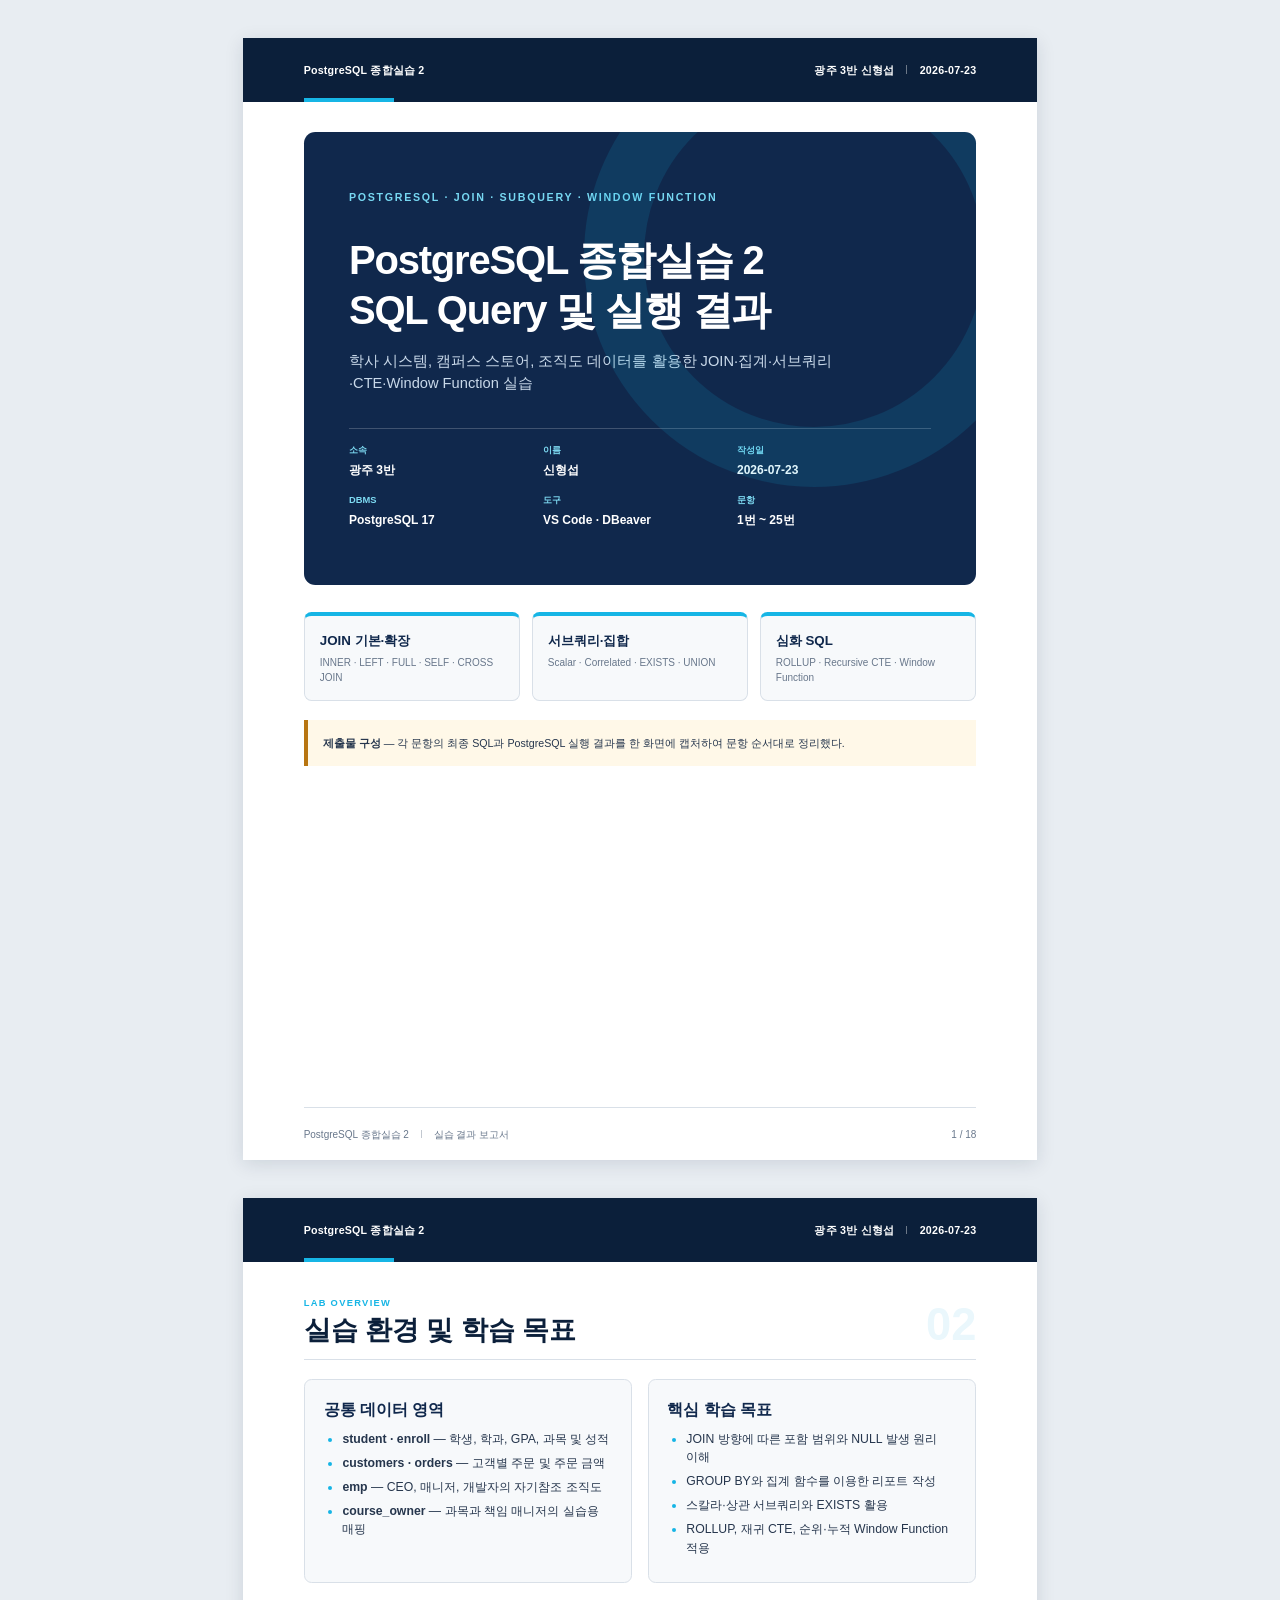
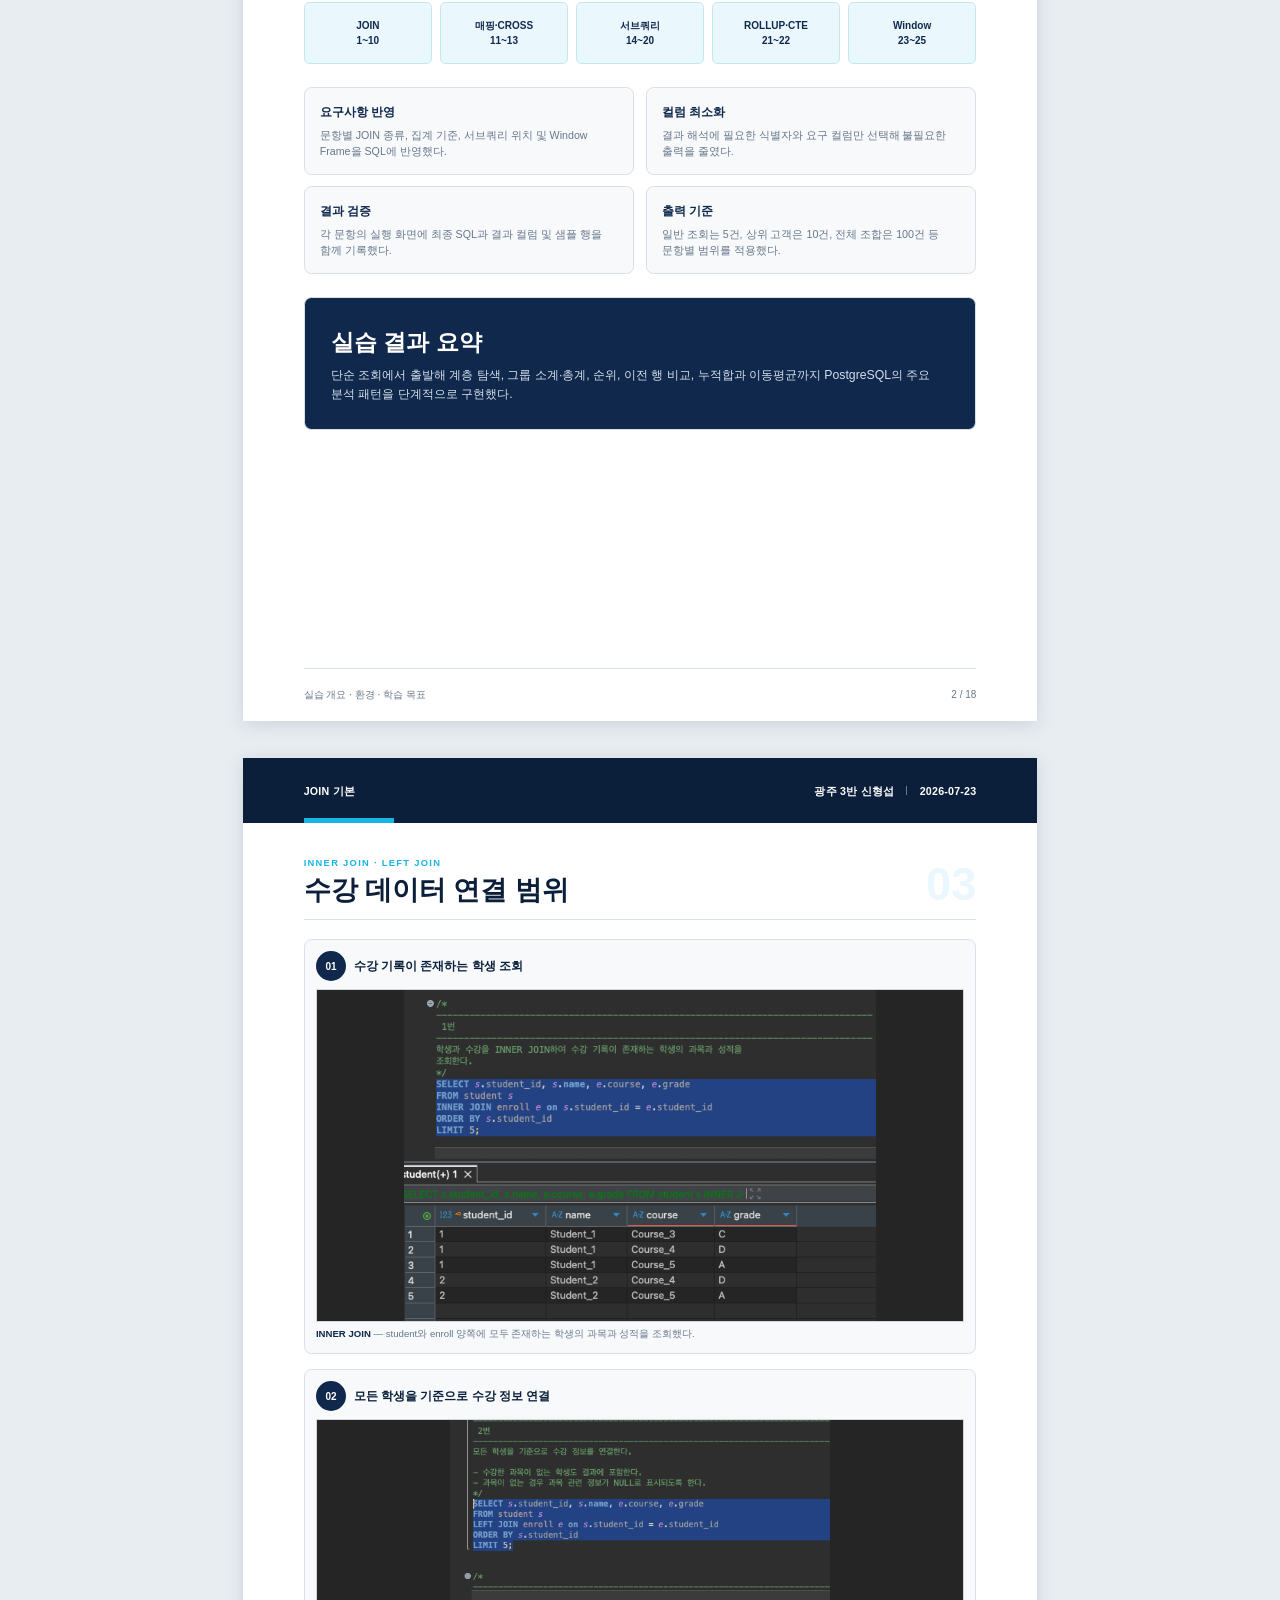
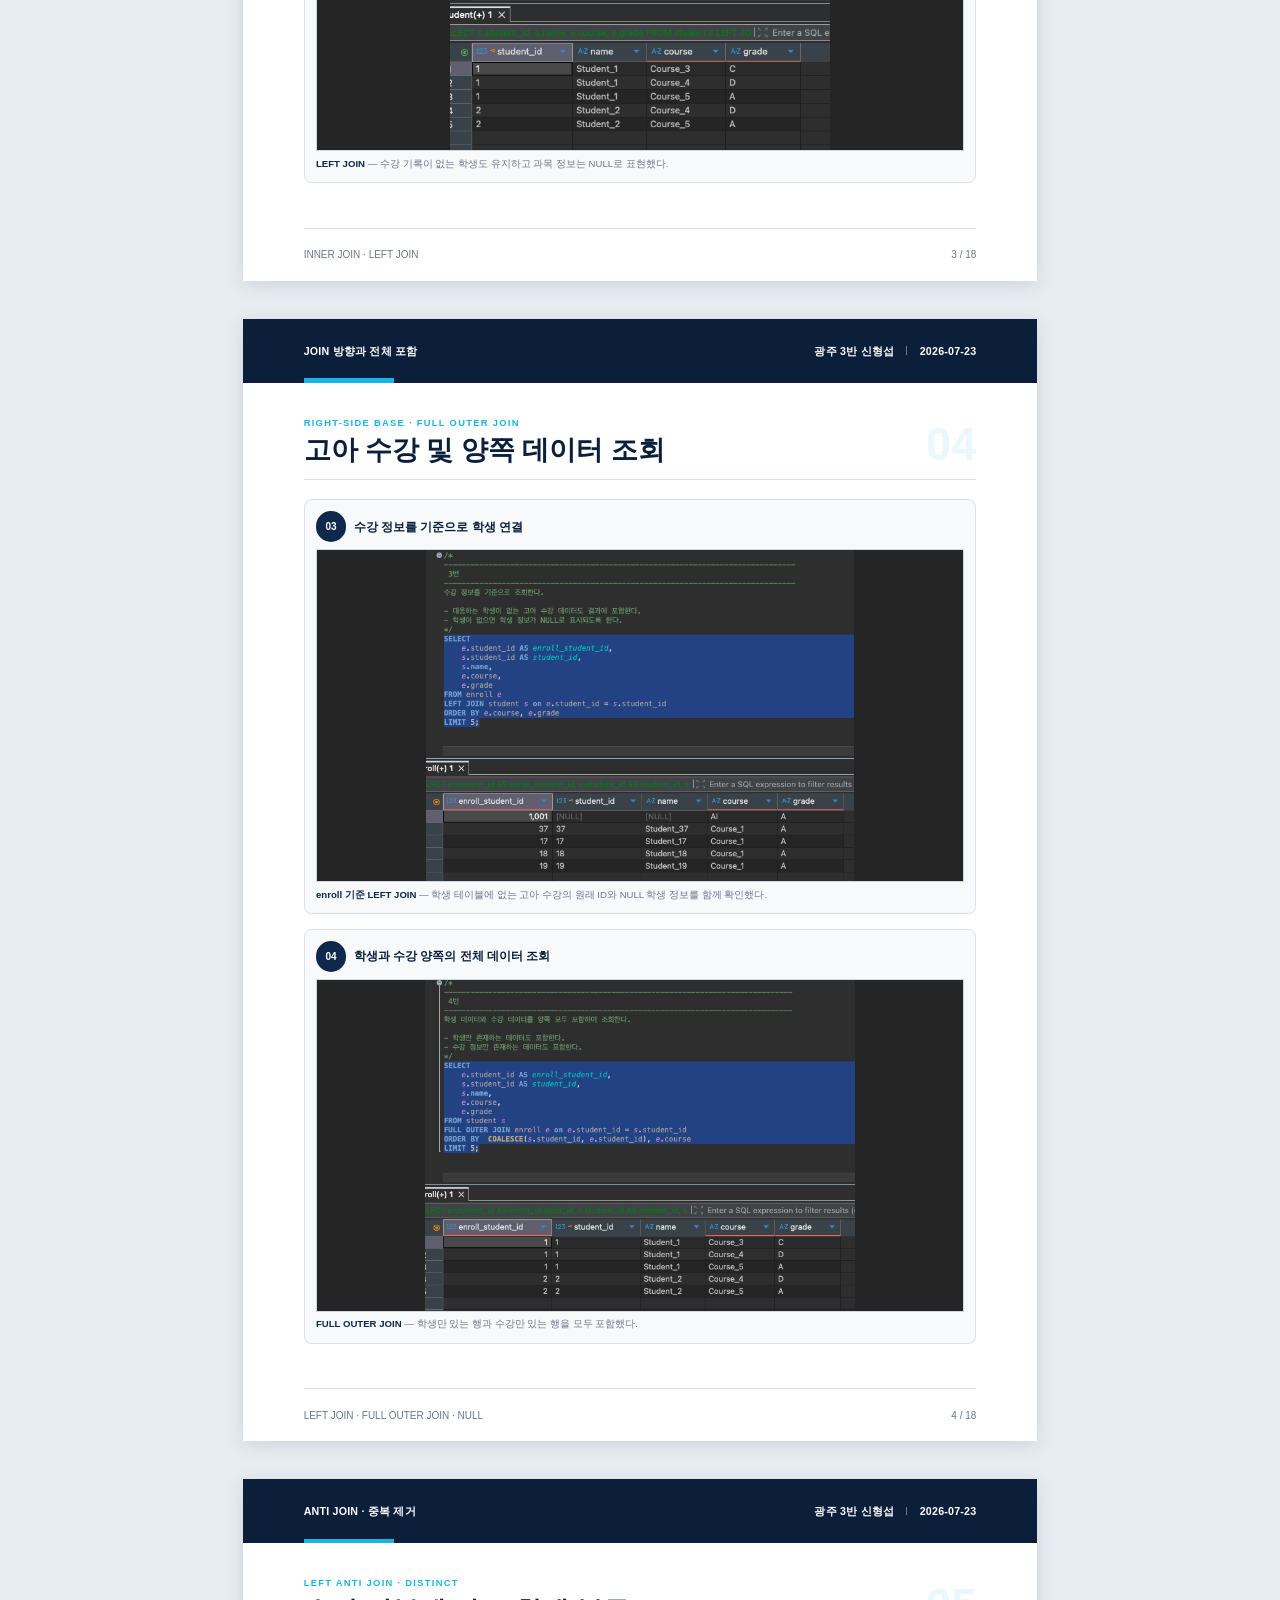
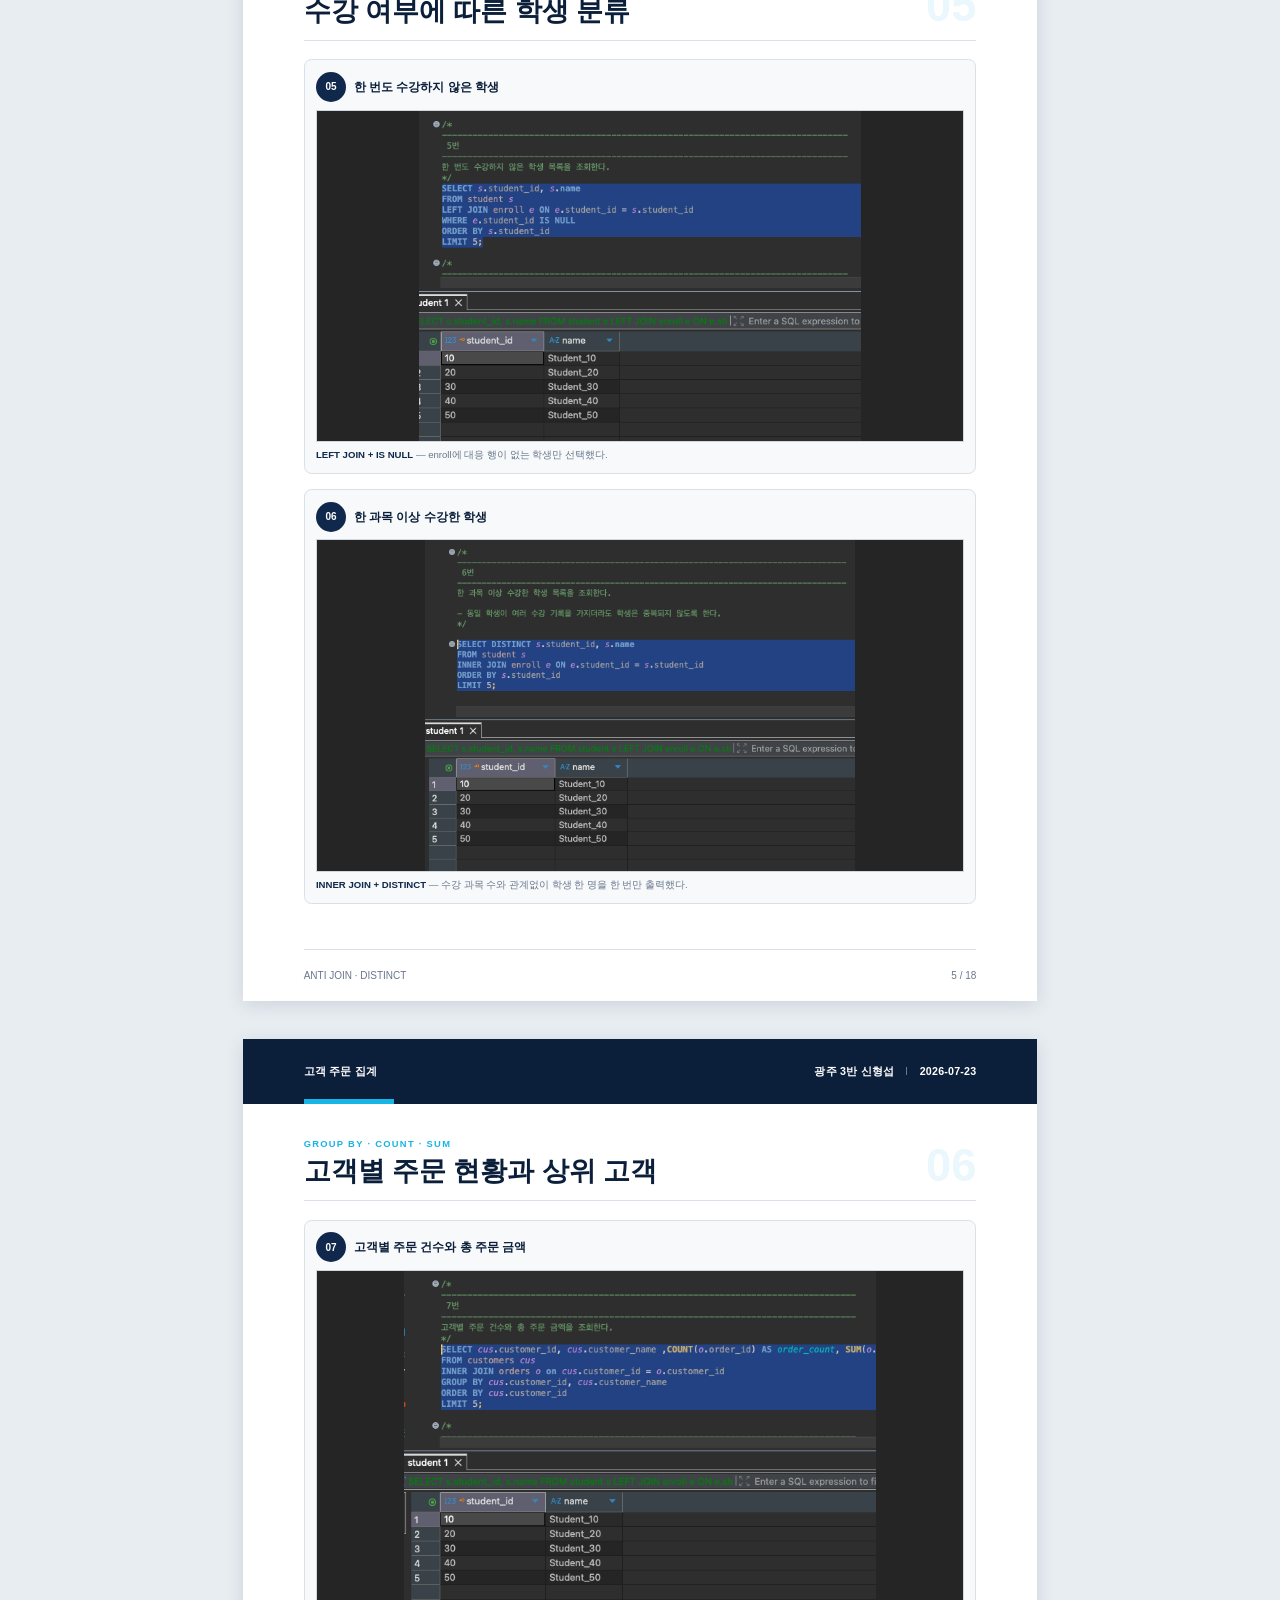
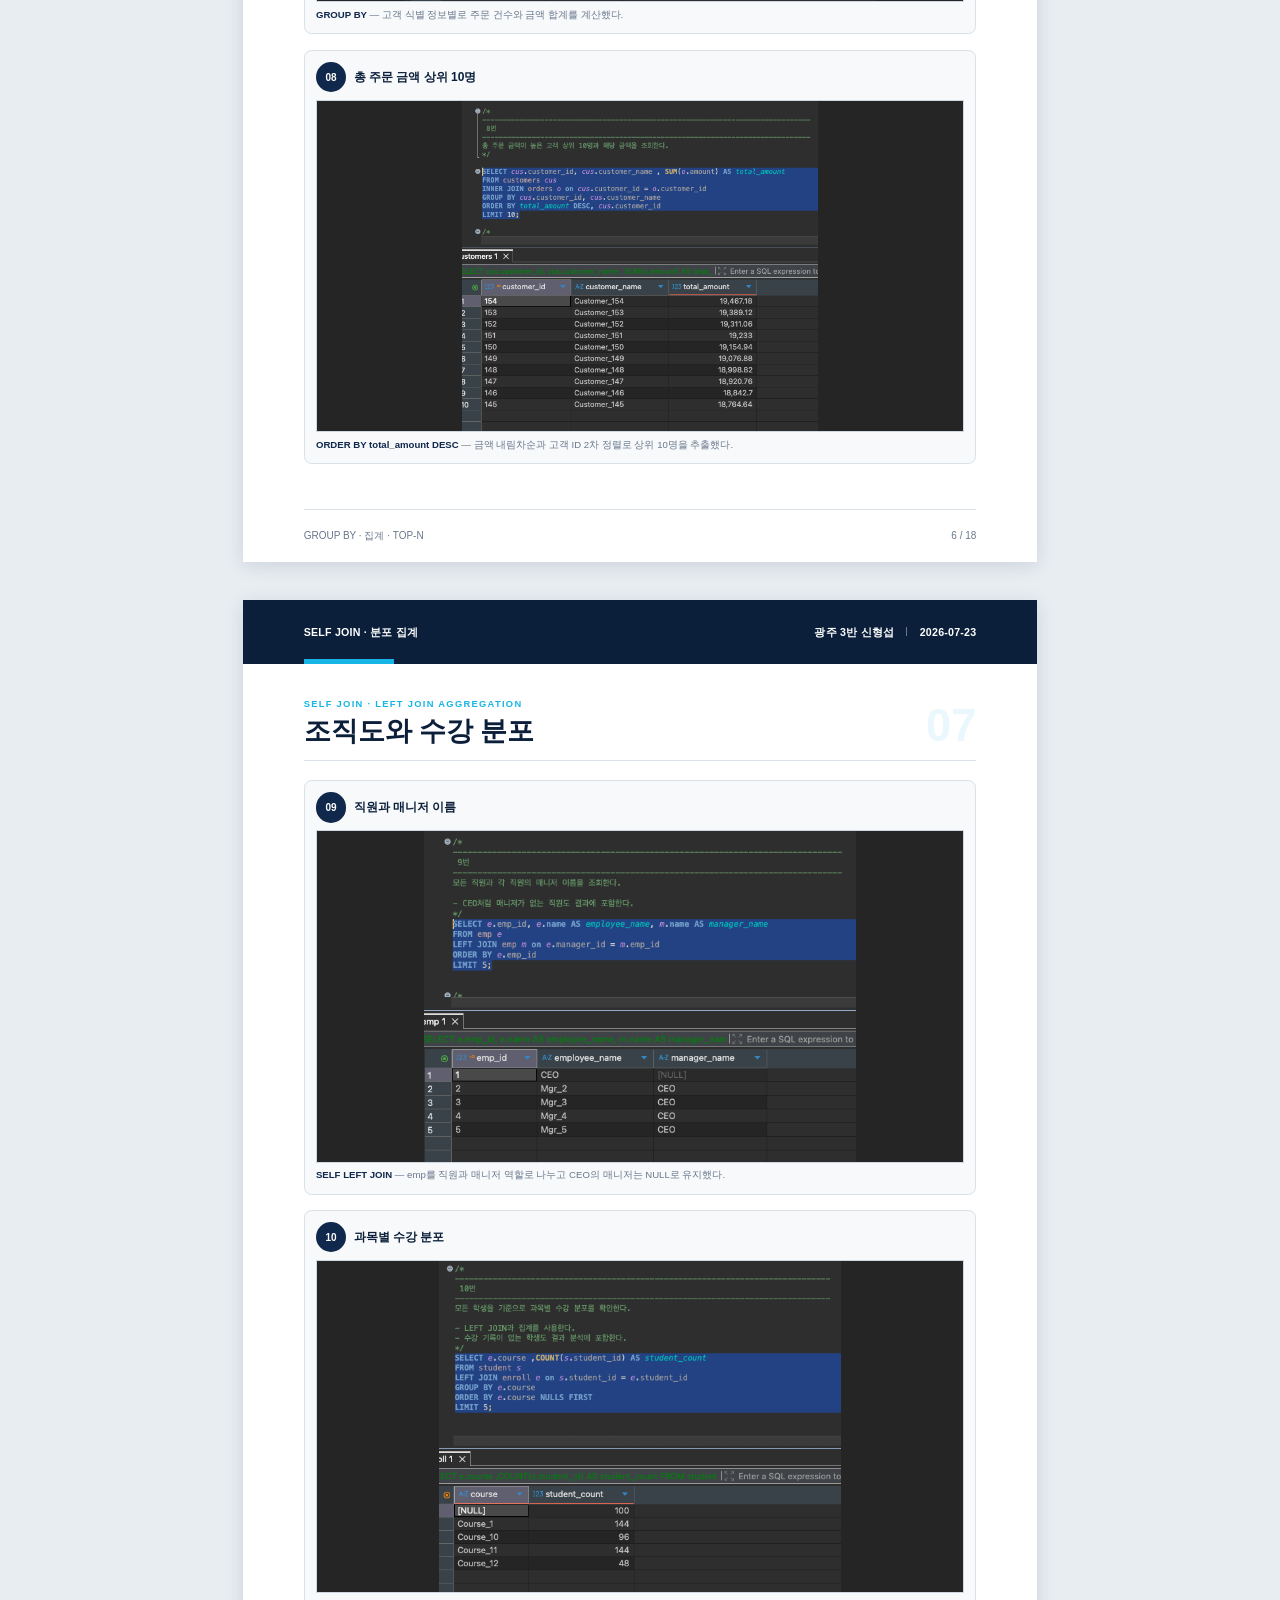
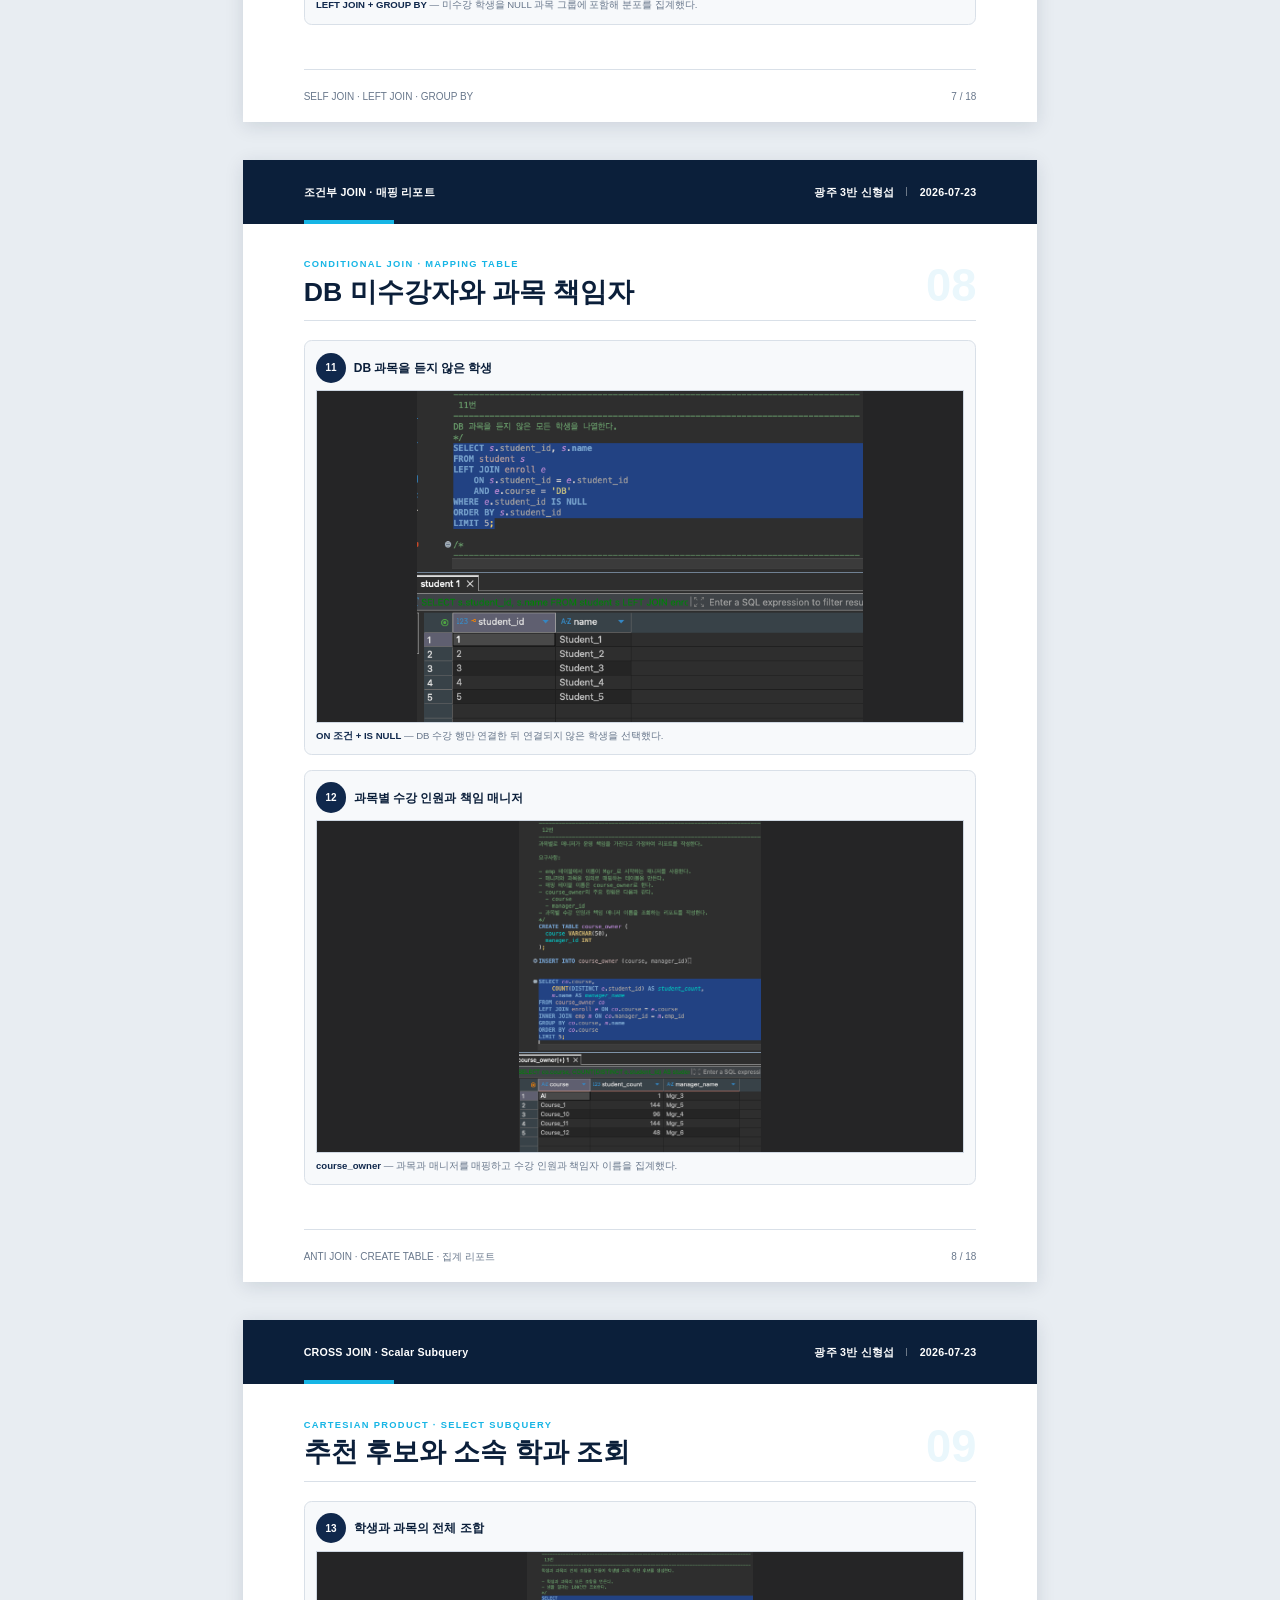
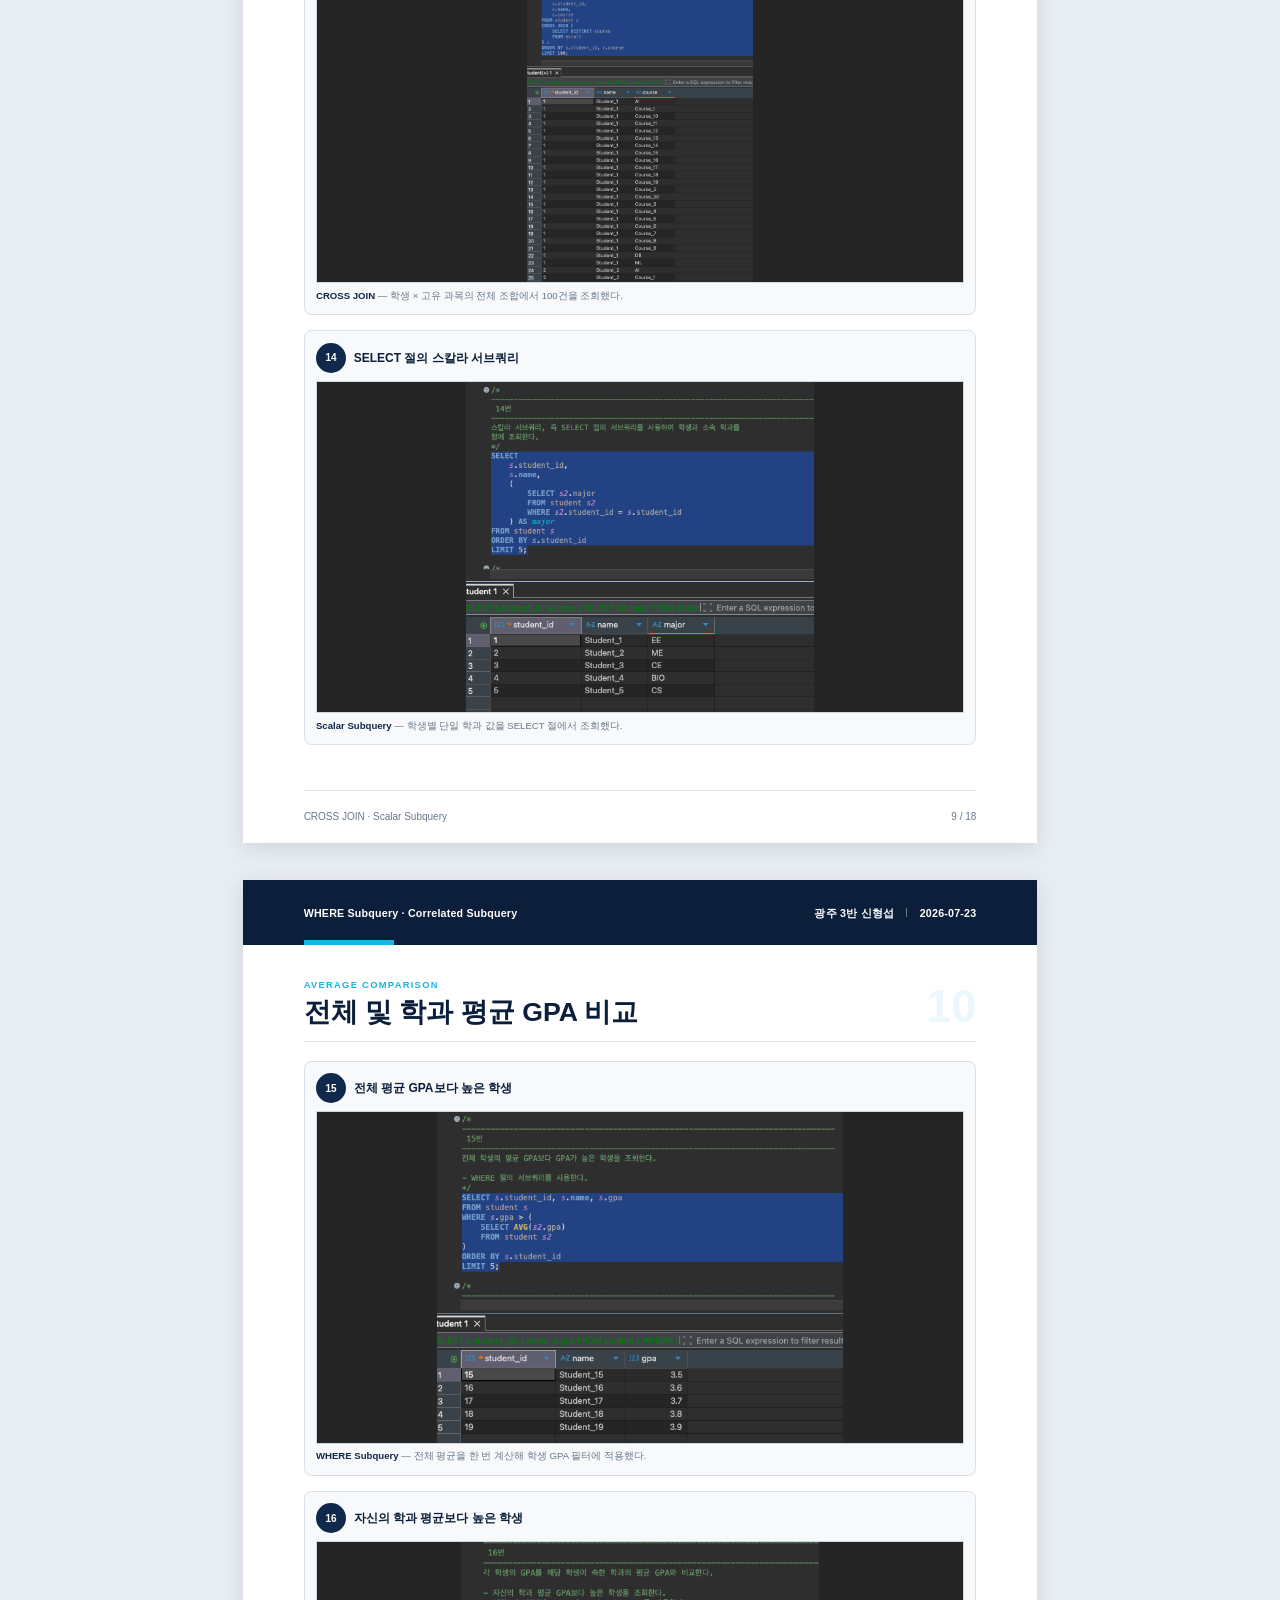
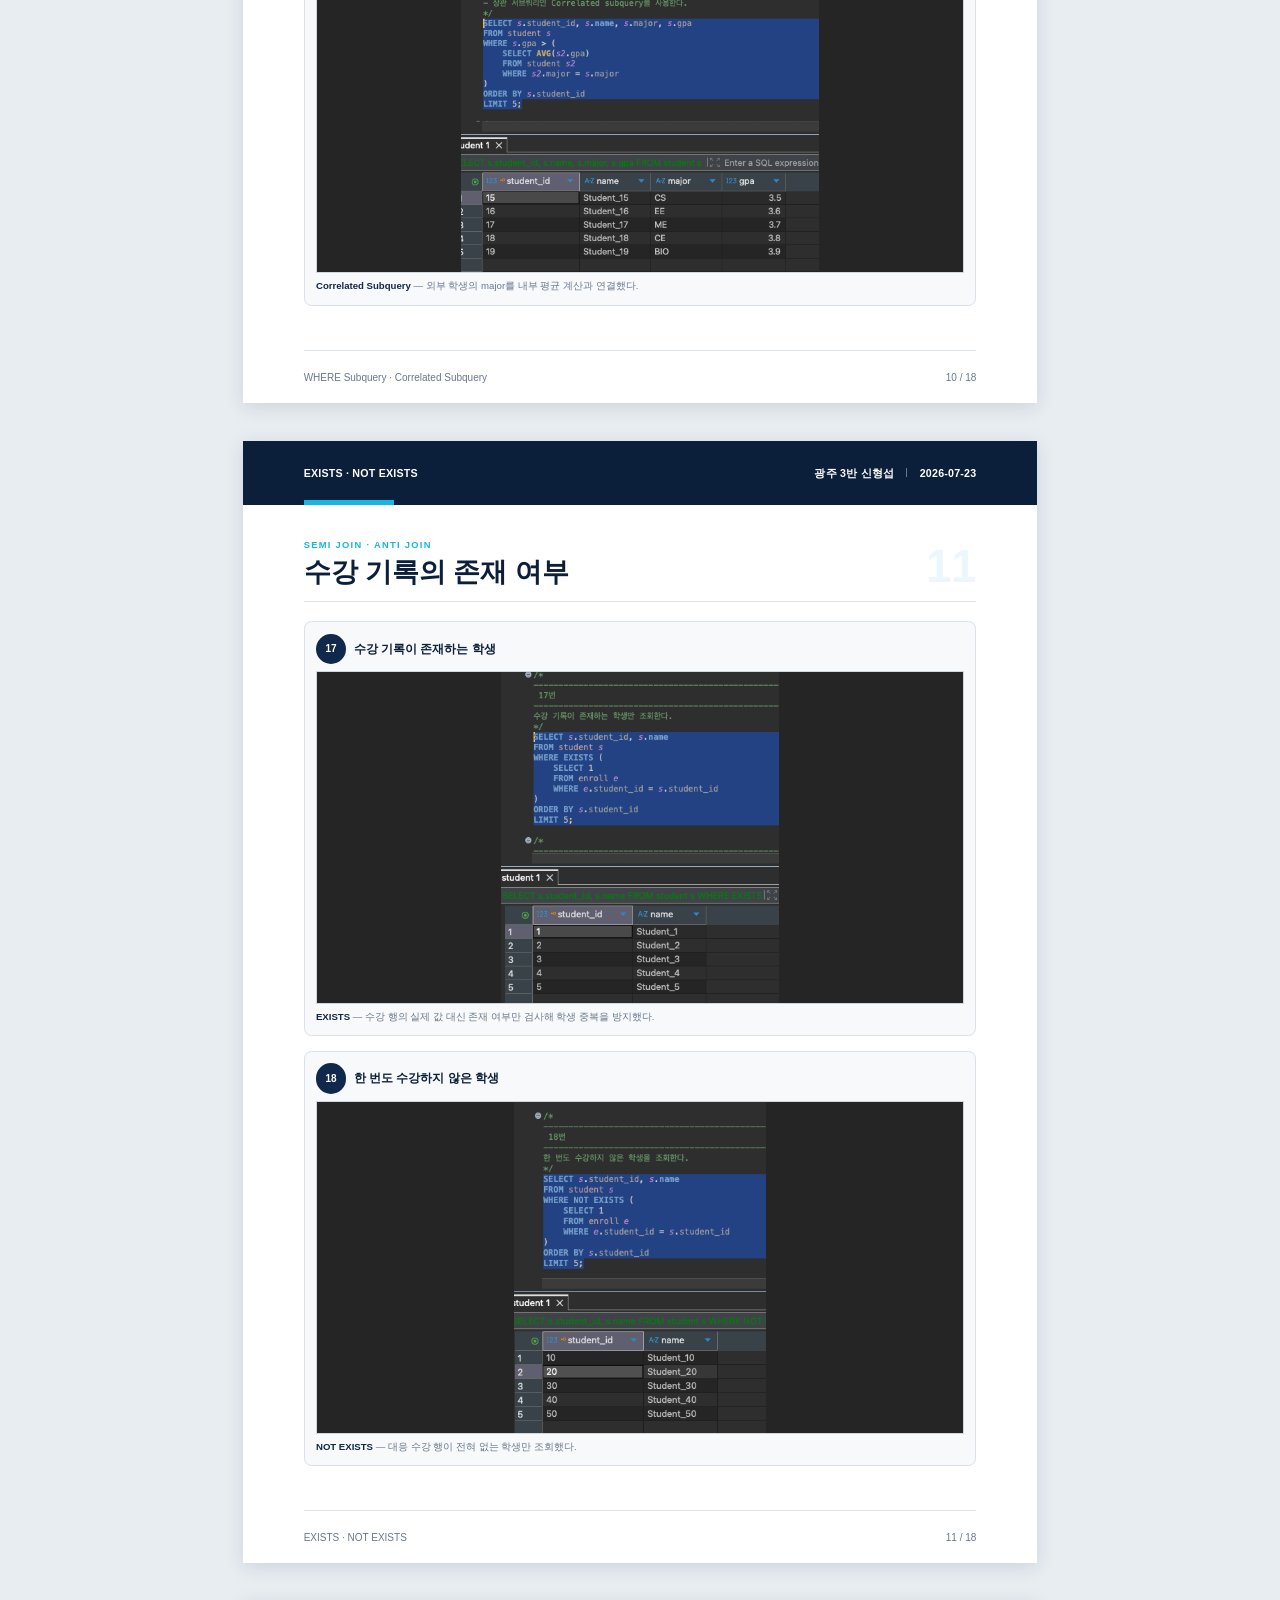
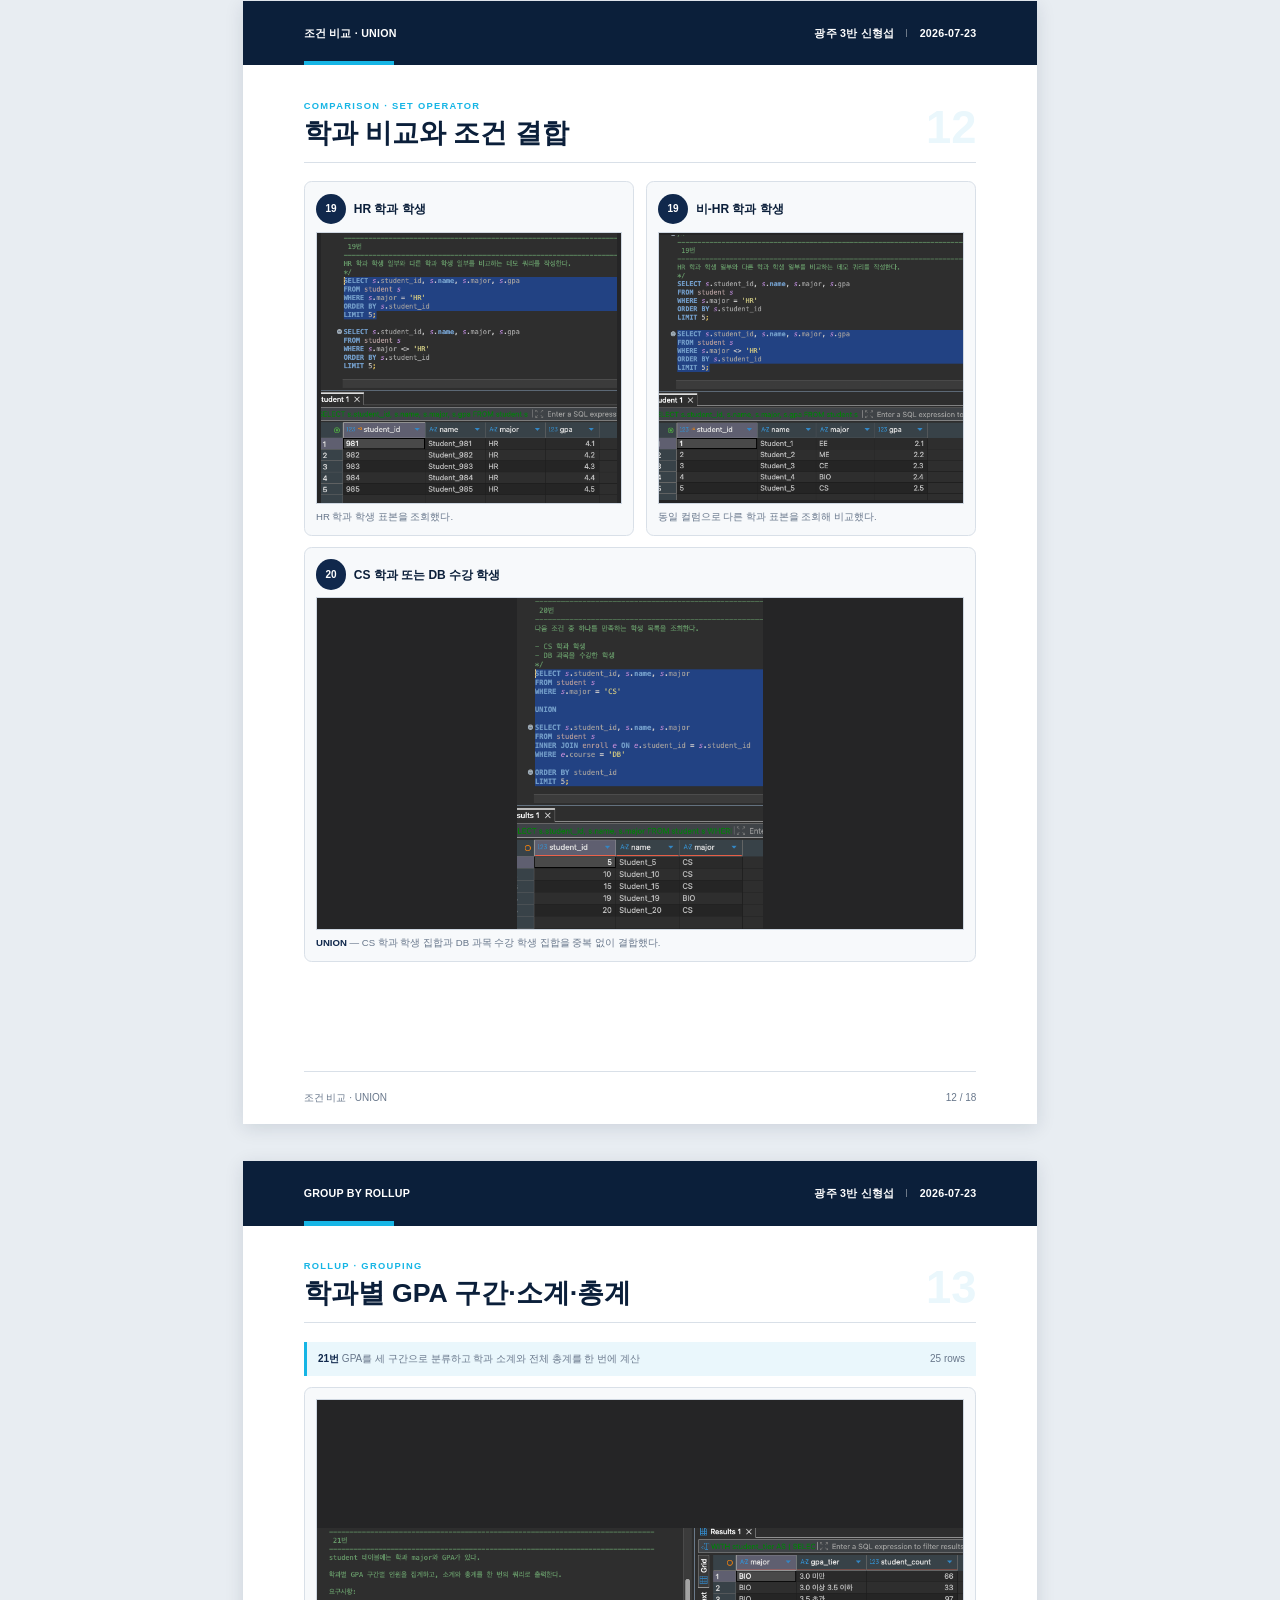
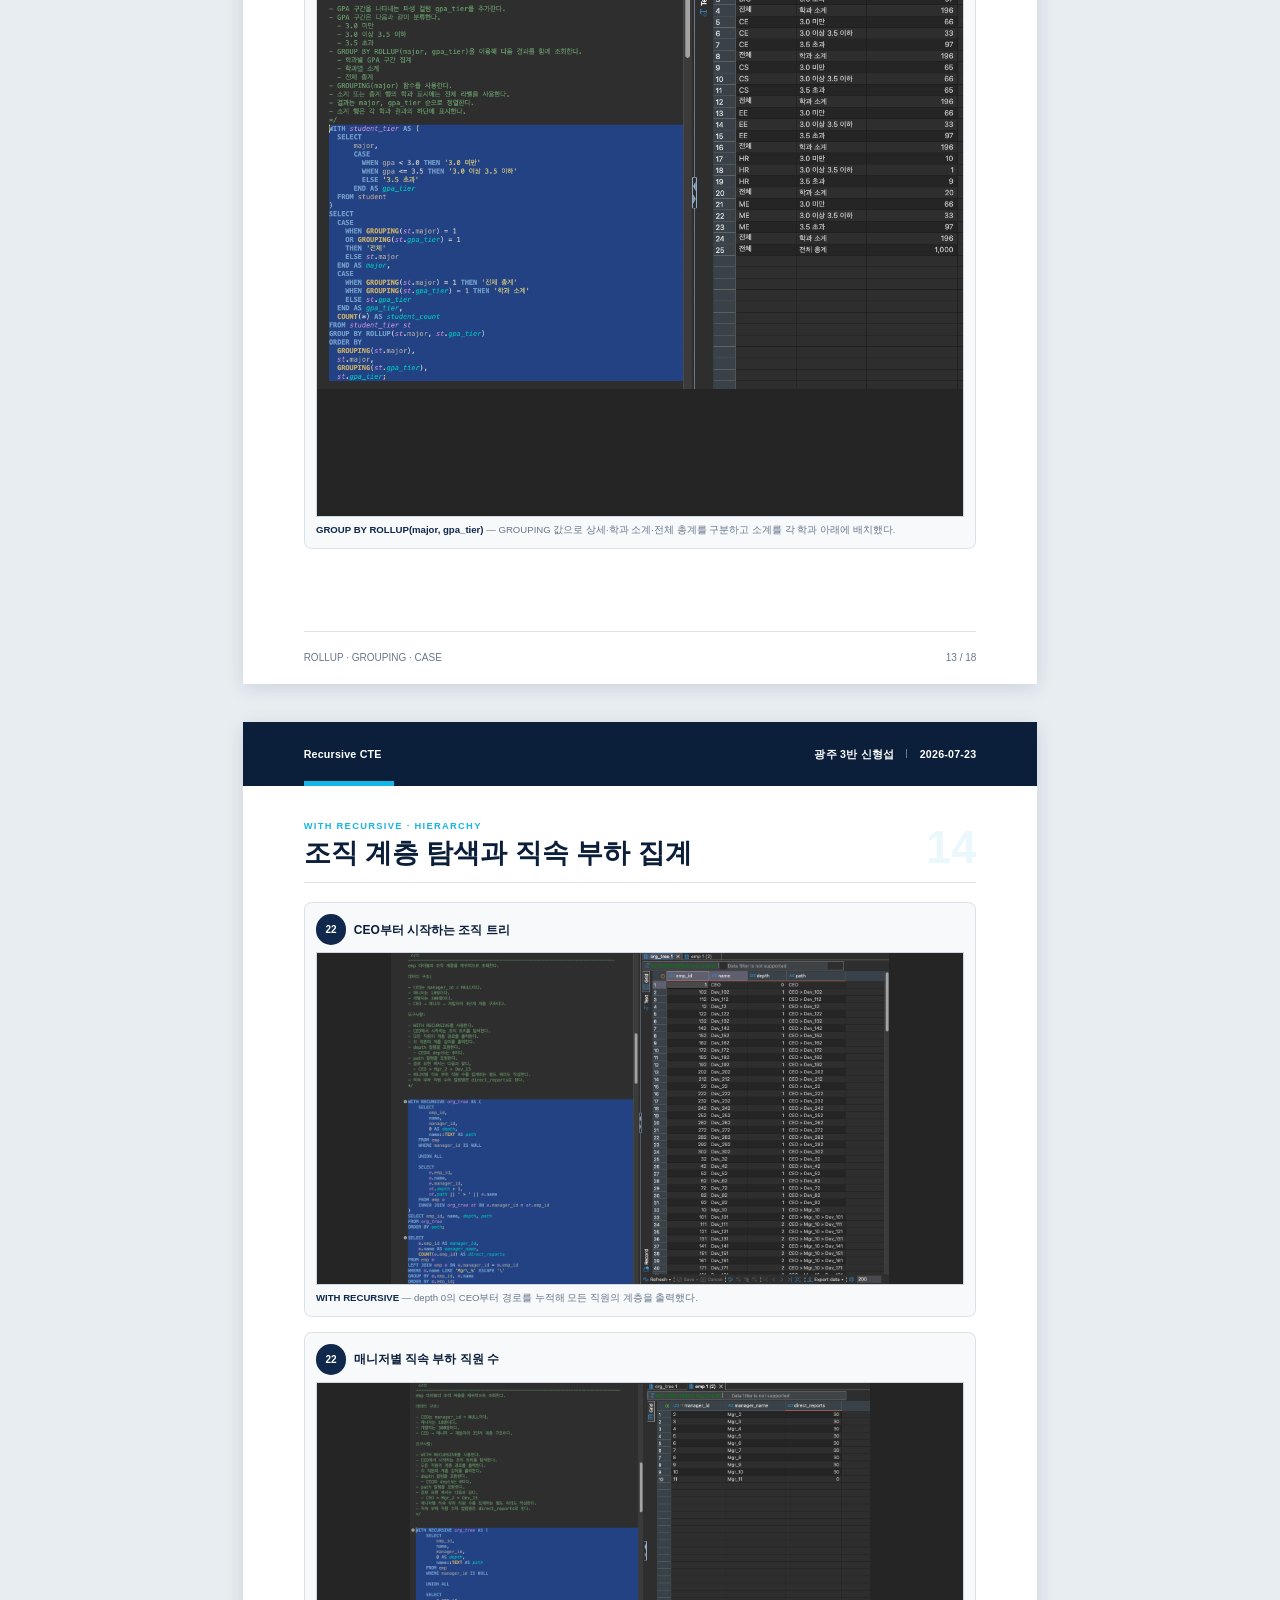
<file: report/0723_day2/index.html>
<!doctype html>
<html lang="ko">
<head>
  <meta charset="utf-8">
  <meta name="viewport" content="width=device-width, initial-scale=1">
  <title>PostgreSQL 종합실습 2 보고서</title>
  <link rel="stylesheet" href="style.css">
</head>
<body>
  <main class="report">
    <!-- 1 / 18 -->
    <section class="page" aria-label="표지">
      <header class="page-header">
        <span>PostgreSQL 종합실습 2</span>
        <span>광주 3반 신형섭 <i></i> 2026-07-23</span>
      </header>
      <div class="page-body">
        <section class="hero">
          <div class="hero-kicker">POSTGRESQL · JOIN · SUBQUERY · WINDOW FUNCTION</div>
          <h1>PostgreSQL 종합실습 2<br>SQL Query 및 실행 결과</h1>
          <p>학사 시스템, 캠퍼스 스토어, 조직도 데이터를 활용한 JOIN·집계·서브쿼리·CTE·Window Function 실습</p>
          <dl class="metadata">
            <div><dt>소속</dt><dd>광주 3반</dd></div>
            <div><dt>이름</dt><dd>신형섭</dd></div>
            <div><dt>작성일</dt><dd>2026-07-23</dd></div>
            <div><dt>DBMS</dt><dd>PostgreSQL 17</dd></div>
            <div><dt>도구</dt><dd>VS Code · DBeaver</dd></div>
            <div><dt>문항</dt><dd>1번 ~ 25번</dd></div>
          </dl>
        </section>
        <div class="cover-summary">
          <article><b>JOIN 기본·확장</b><span>INNER · LEFT · FULL · SELF · CROSS JOIN</span></article>
          <article><b>서브쿼리·집합</b><span>Scalar · Correlated · EXISTS · UNION</span></article>
          <article><b>심화 SQL</b><span>ROLLUP · Recursive CTE · Window Function</span></article>
        </div>
        <div class="submission-note"><strong>제출물 구성</strong> — 각 문항의 최종 SQL과 PostgreSQL 실행 결과를 한 화면에 캡처하여 문항 순서대로 정리했다.</div>
      </div>
      <footer class="page-footer"><span>PostgreSQL 종합실습 2 <i></i> 실습 결과 보고서</span><span>1 / 18</span></footer>
    </section>

    <!-- 2 / 18 -->
    <section class="page" aria-label="실습 개요">
      <header class="page-header"><span>PostgreSQL 종합실습 2</span><span>광주 3반 신형섭 <i></i> 2026-07-23</span></header>
      <div class="page-body">
        <div class="page-heading"><div><span class="eyebrow">LAB OVERVIEW</span><h1>실습 환경 및 학습 목표</h1></div><strong>02</strong></div>
        <div class="info-grid">
          <article class="info-card">
            <h2>공통 데이터 영역</h2>
            <ul>
              <li><strong>student · enroll</strong> — 학생, 학과, GPA, 과목 및 성적</li>
              <li><strong>customers · orders</strong> — 고객별 주문 및 주문 금액</li>
              <li><strong>emp</strong> — CEO, 매니저, 개발자의 자기참조 조직도</li>
              <li><strong>course_owner</strong> — 과목과 책임 매니저의 실습용 매핑</li>
            </ul>
          </article>
          <article class="info-card">
            <h2>핵심 학습 목표</h2>
            <ul>
              <li>JOIN 방향에 따른 포함 범위와 NULL 발생 원리 이해</li>
              <li>GROUP BY와 집계 함수를 이용한 리포트 작성</li>
              <li>스칼라·상관 서브쿼리와 EXISTS 활용</li>
              <li>ROLLUP, 재귀 CTE, 순위·누적 Window Function 적용</li>
            </ul>
          </article>
        </div>
        <div class="flow">
          <span>JOIN<br>1~10</span>
          <span>매핑·CROSS<br>11~13</span>
          <span>서브쿼리<br>14~20</span>
          <span>ROLLUP·CTE<br>21~22</span>
          <span>Window<br>23~25</span>
        </div>
        <div class="check-list" style="margin-top: 6mm;">
          <article class="check-card"><strong>요구사항 반영</strong><p>문항별 JOIN 종류, 집계 기준, 서브쿼리 위치 및 Window Frame을 SQL에 반영했다.</p></article>
          <article class="check-card"><strong>컬럼 최소화</strong><p>결과 해석에 필요한 식별자와 요구 컬럼만 선택해 불필요한 출력을 줄였다.</p></article>
          <article class="check-card"><strong>결과 검증</strong><p>각 문항의 실행 화면에 최종 SQL과 결과 컬럼 및 샘플 행을 함께 기록했다.</p></article>
          <article class="check-card"><strong>출력 기준</strong><p>일반 조회는 5건, 상위 고객은 10건, 전체 조합은 100건 등 문항별 범위를 적용했다.</p></article>
        </div>
        <div class="conclusion"><h2>실습 결과 요약</h2><p>단순 조회에서 출발해 계층 탐색, 그룹 소계·총계, 순위, 이전 행 비교, 누적합과 이동평균까지 PostgreSQL의 주요 분석 패턴을 단계적으로 구현했다.</p></div>
      </div>
      <footer class="page-footer"><span>실습 개요 · 환경 · 학습 목표</span><span>2 / 18</span></footer>
    </section>

    <!-- 3 / 18 -->
    <section class="page" aria-label="1번과 2번 실행 결과">
      <header class="page-header"><span>JOIN 기본</span><span>광주 3반 신형섭 <i></i> 2026-07-23</span></header>
      <div class="page-body">
        <div class="page-heading"><div><span class="eyebrow">INNER JOIN · LEFT JOIN</span><h1>수강 데이터 연결 범위</h1></div><strong>03</strong></div>
        <div class="evidence-stack">
          <figure class="result-figure"><div class="figure-title"><b>01</b>수강 기록이 존재하는 학생 조회</div><img src="../../result/0723_day3/day2_01.png" alt="1번 INNER JOIN SQL과 실행 결과"><figcaption><strong>INNER JOIN</strong> — student와 enroll 양쪽에 모두 존재하는 학생의 과목과 성적을 조회했다.</figcaption></figure>
          <figure class="result-figure"><div class="figure-title"><b>02</b>모든 학생을 기준으로 수강 정보 연결</div><img src="../../result/0723_day3/day2_02.png" alt="2번 LEFT JOIN SQL과 실행 결과"><figcaption><strong>LEFT JOIN</strong> — 수강 기록이 없는 학생도 유지하고 과목 정보는 NULL로 표현했다.</figcaption></figure>
        </div>
      </div>
      <footer class="page-footer"><span>INNER JOIN · LEFT JOIN</span><span>3 / 18</span></footer>
    </section>

    <!-- 4 / 18 -->
    <section class="page" aria-label="3번과 4번 실행 결과">
      <header class="page-header"><span>JOIN 방향과 전체 포함</span><span>광주 3반 신형섭 <i></i> 2026-07-23</span></header>
      <div class="page-body">
        <div class="page-heading"><div><span class="eyebrow">RIGHT-SIDE BASE · FULL OUTER JOIN</span><h1>고아 수강 및 양쪽 데이터 조회</h1></div><strong>04</strong></div>
        <div class="evidence-stack">
          <figure class="result-figure"><div class="figure-title"><b>03</b>수강 정보를 기준으로 학생 연결</div><img src="../../result/0723_day3/day2_03.png" alt="3번 수강 기준 LEFT JOIN SQL과 실행 결과"><figcaption><strong>enroll 기준 LEFT JOIN</strong> — 학생 테이블에 없는 고아 수강의 원래 ID와 NULL 학생 정보를 함께 확인했다.</figcaption></figure>
          <figure class="result-figure"><div class="figure-title"><b>04</b>학생과 수강 양쪽의 전체 데이터 조회</div><img src="../../result/0723_day3/day2_04.png" alt="4번 FULL OUTER JOIN SQL과 실행 결과"><figcaption><strong>FULL OUTER JOIN</strong> — 학생만 있는 행과 수강만 있는 행을 모두 포함했다.</figcaption></figure>
        </div>
      </div>
      <footer class="page-footer"><span>LEFT JOIN · FULL OUTER JOIN · NULL</span><span>4 / 18</span></footer>
    </section>

    <!-- 5 / 18 -->
    <section class="page" aria-label="5번과 6번 실행 결과">
      <header class="page-header"><span>ANTI JOIN · 중복 제거</span><span>광주 3반 신형섭 <i></i> 2026-07-23</span></header>
      <div class="page-body">
        <div class="page-heading"><div><span class="eyebrow">LEFT ANTI JOIN · DISTINCT</span><h1>수강 여부에 따른 학생 분류</h1></div><strong>05</strong></div>
        <div class="evidence-stack">
          <figure class="result-figure"><div class="figure-title"><b>05</b>한 번도 수강하지 않은 학생</div><img src="../../result/0723_day3/day2_05.png" alt="5번 미수강 학생 SQL과 실행 결과"><figcaption><strong>LEFT JOIN + IS NULL</strong> — enroll에 대응 행이 없는 학생만 선택했다.</figcaption></figure>
          <figure class="result-figure"><div class="figure-title"><b>06</b>한 과목 이상 수강한 학생</div><img src="../../result/0723_day3/day2_06.png" alt="6번 수강 학생 SQL과 실행 결과"><figcaption><strong>INNER JOIN + DISTINCT</strong> — 수강 과목 수와 관계없이 학생 한 명을 한 번만 출력했다.</figcaption></figure>
        </div>
      </div>
      <footer class="page-footer"><span>ANTI JOIN · DISTINCT</span><span>5 / 18</span></footer>
    </section>

    <!-- 6 / 18 -->
    <section class="page" aria-label="7번과 8번 실행 결과">
      <header class="page-header"><span>고객 주문 집계</span><span>광주 3반 신형섭 <i></i> 2026-07-23</span></header>
      <div class="page-body">
        <div class="page-heading"><div><span class="eyebrow">GROUP BY · COUNT · SUM</span><h1>고객별 주문 현황과 상위 고객</h1></div><strong>06</strong></div>
        <div class="evidence-stack">
          <figure class="result-figure"><div class="figure-title"><b>07</b>고객별 주문 건수와 총 주문 금액</div><img src="../../result/0723_day3/day2_07.png" alt="7번 고객별 주문 집계 SQL과 결과"><figcaption><strong>GROUP BY</strong> — 고객 식별 정보별로 주문 건수와 금액 합계를 계산했다.</figcaption></figure>
          <figure class="result-figure"><div class="figure-title"><b>08</b>총 주문 금액 상위 10명</div><img src="../../result/0723_day3/day2_08.png" alt="8번 총 주문 금액 상위 고객 SQL과 결과"><figcaption><strong>ORDER BY total_amount DESC</strong> — 금액 내림차순과 고객 ID 2차 정렬로 상위 10명을 추출했다.</figcaption></figure>
        </div>
      </div>
      <footer class="page-footer"><span>GROUP BY · 집계 · TOP-N</span><span>6 / 18</span></footer>
    </section>

    <!-- 7 / 18 -->
    <section class="page" aria-label="9번과 10번 실행 결과">
      <header class="page-header"><span>SELF JOIN · 분포 집계</span><span>광주 3반 신형섭 <i></i> 2026-07-23</span></header>
      <div class="page-body">
        <div class="page-heading"><div><span class="eyebrow">SELF JOIN · LEFT JOIN AGGREGATION</span><h1>조직도와 수강 분포</h1></div><strong>07</strong></div>
        <div class="evidence-stack">
          <figure class="result-figure"><div class="figure-title"><b>09</b>직원과 매니저 이름</div><img src="../../result/0723_day3/day2_09.png" alt="9번 SELF JOIN SQL과 실행 결과"><figcaption><strong>SELF LEFT JOIN</strong> — emp를 직원과 매니저 역할로 나누고 CEO의 매니저는 NULL로 유지했다.</figcaption></figure>
          <figure class="result-figure"><div class="figure-title"><b>10</b>과목별 수강 분포</div><img src="../../result/0723_day3/day2_10.png" alt="10번 과목별 수강 분포 SQL과 실행 결과"><figcaption><strong>LEFT JOIN + GROUP BY</strong> — 미수강 학생을 NULL 과목 그룹에 포함해 분포를 집계했다.</figcaption></figure>
        </div>
      </div>
      <footer class="page-footer"><span>SELF JOIN · LEFT JOIN · GROUP BY</span><span>7 / 18</span></footer>
    </section>

    <!-- 8 / 18 -->
    <section class="page" aria-label="11번과 12번 실행 결과">
      <header class="page-header"><span>조건부 JOIN · 매핑 리포트</span><span>광주 3반 신형섭 <i></i> 2026-07-23</span></header>
      <div class="page-body">
        <div class="page-heading"><div><span class="eyebrow">CONDITIONAL JOIN · MAPPING TABLE</span><h1>DB 미수강자와 과목 책임자</h1></div><strong>08</strong></div>
        <div class="evidence-stack">
          <figure class="result-figure"><div class="figure-title"><b>11</b>DB 과목을 듣지 않은 학생</div><img src="../../result/0723_day3/day2_11.png" alt="11번 DB 미수강 학생 SQL과 실행 결과"><figcaption><strong>ON 조건 + IS NULL</strong> — DB 수강 행만 연결한 뒤 연결되지 않은 학생을 선택했다.</figcaption></figure>
          <figure class="result-figure"><div class="figure-title"><b>12</b>과목별 수강 인원과 책임 매니저</div><img src="../../result/0723_day3/day2_12.png" alt="12번 course_owner 생성과 리포트 결과"><figcaption><strong>course_owner</strong> — 과목과 매니저를 매핑하고 수강 인원과 책임자 이름을 집계했다.</figcaption></figure>
        </div>
      </div>
      <footer class="page-footer"><span>ANTI JOIN · CREATE TABLE · 집계 리포트</span><span>8 / 18</span></footer>
    </section>

    <!-- 9 / 18 -->
    <section class="page" aria-label="13번과 14번 실행 결과">
      <header class="page-header"><span>CROSS JOIN · Scalar Subquery</span><span>광주 3반 신형섭 <i></i> 2026-07-23</span></header>
      <div class="page-body">
        <div class="page-heading"><div><span class="eyebrow">CARTESIAN PRODUCT · SELECT SUBQUERY</span><h1>추천 후보와 소속 학과 조회</h1></div><strong>09</strong></div>
        <div class="evidence-stack">
          <figure class="result-figure"><div class="figure-title"><b>13</b>학생과 과목의 전체 조합</div><img src="../../result/0723_day3/day2_13.png" alt="13번 CROSS JOIN SQL과 실행 결과"><figcaption><strong>CROSS JOIN</strong> — 학생 × 고유 과목의 전체 조합에서 100건을 조회했다.</figcaption></figure>
          <figure class="result-figure"><div class="figure-title"><b>14</b>SELECT 절의 스칼라 서브쿼리</div><img src="../../result/0723_day3/day2_14.png" alt="14번 스칼라 서브쿼리 SQL과 실행 결과"><figcaption><strong>Scalar Subquery</strong> — 학생별 단일 학과 값을 SELECT 절에서 조회했다.</figcaption></figure>
        </div>
      </div>
      <footer class="page-footer"><span>CROSS JOIN · Scalar Subquery</span><span>9 / 18</span></footer>
    </section>

    <!-- 10 / 18 -->
    <section class="page" aria-label="15번과 16번 실행 결과">
      <header class="page-header"><span>WHERE Subquery · Correlated Subquery</span><span>광주 3반 신형섭 <i></i> 2026-07-23</span></header>
      <div class="page-body">
        <div class="page-heading"><div><span class="eyebrow">AVERAGE COMPARISON</span><h1>전체 및 학과 평균 GPA 비교</h1></div><strong>10</strong></div>
        <div class="evidence-stack">
          <figure class="result-figure"><div class="figure-title"><b>15</b>전체 평균 GPA보다 높은 학생</div><img src="../../result/0723_day3/day2_15.png" alt="15번 전체 평균 GPA 서브쿼리와 결과"><figcaption><strong>WHERE Subquery</strong> — 전체 평균을 한 번 계산해 학생 GPA 필터에 적용했다.</figcaption></figure>
          <figure class="result-figure"><div class="figure-title"><b>16</b>자신의 학과 평균보다 높은 학생</div><img src="../../result/0723_day3/day2_16.png" alt="16번 상관 서브쿼리 SQL과 결과"><figcaption><strong>Correlated Subquery</strong> — 외부 학생의 major를 내부 평균 계산과 연결했다.</figcaption></figure>
        </div>
      </div>
      <footer class="page-footer"><span>WHERE Subquery · Correlated Subquery</span><span>10 / 18</span></footer>
    </section>

    <!-- 11 / 18 -->
    <section class="page" aria-label="17번과 18번 실행 결과">
      <header class="page-header"><span>EXISTS · NOT EXISTS</span><span>광주 3반 신형섭 <i></i> 2026-07-23</span></header>
      <div class="page-body">
        <div class="page-heading"><div><span class="eyebrow">SEMI JOIN · ANTI JOIN</span><h1>수강 기록의 존재 여부</h1></div><strong>11</strong></div>
        <div class="evidence-stack">
          <figure class="result-figure"><div class="figure-title"><b>17</b>수강 기록이 존재하는 학생</div><img src="../../result/0723_day3/day2_17.png" alt="17번 EXISTS SQL과 실행 결과"><figcaption><strong>EXISTS</strong> — 수강 행의 실제 값 대신 존재 여부만 검사해 학생 중복을 방지했다.</figcaption></figure>
          <figure class="result-figure"><div class="figure-title"><b>18</b>한 번도 수강하지 않은 학생</div><img src="../../result/0723_day3/day2_18.png" alt="18번 NOT EXISTS SQL과 실행 결과"><figcaption><strong>NOT EXISTS</strong> — 대응 수강 행이 전혀 없는 학생만 조회했다.</figcaption></figure>
        </div>
      </div>
      <footer class="page-footer"><span>EXISTS · NOT EXISTS</span><span>11 / 18</span></footer>
    </section>

    <!-- 12 / 18 -->
    <section class="page" aria-label="19번과 20번 실행 결과">
      <header class="page-header"><span>조건 비교 · UNION</span><span>광주 3반 신형섭 <i></i> 2026-07-23</span></header>
      <div class="page-body">
        <div class="page-heading"><div><span class="eyebrow">COMPARISON · SET OPERATOR</span><h1>학과 비교와 조건 결합</h1></div><strong>12</strong></div>
        <div class="three-results">
          <figure class="result-figure"><div class="figure-title"><b>19</b>HR 학과 학생</div><img src="../../result/0723_day3/day2_19-1.png" alt="19번 HR 학생 SQL과 결과"><figcaption>HR 학과 학생 표본을 조회했다.</figcaption></figure>
          <figure class="result-figure"><div class="figure-title"><b>19</b>비-HR 학과 학생</div><img src="../../result/0723_day3/day2_19-2.png" alt="19번 비 HR 학생 SQL과 결과"><figcaption>동일 컬럼으로 다른 학과 표본을 조회해 비교했다.</figcaption></figure>
          <figure class="result-figure wide"><div class="figure-title"><b>20</b>CS 학과 또는 DB 수강 학생</div><img src="../../result/0723_day3/day2_20.png" alt="20번 UNION SQL과 실행 결과"><figcaption><strong>UNION</strong> — CS 학과 학생 집합과 DB 과목 수강 학생 집합을 중복 없이 결합했다.</figcaption></figure>
        </div>
      </div>
      <footer class="page-footer"><span>조건 비교 · UNION</span><span>12 / 18</span></footer>
    </section>

    <!-- 13 / 18 -->
    <section class="page" aria-label="21번 실행 결과">
      <header class="page-header"><span>GROUP BY ROLLUP</span><span>광주 3반 신형섭 <i></i> 2026-07-23</span></header>
      <div class="page-body">
        <div class="page-heading"><div><span class="eyebrow">ROLLUP · GROUPING</span><h1>학과별 GPA 구간·소계·총계</h1></div><strong>13</strong></div>
        <div class="result-summary"><span><strong>21번</strong> GPA를 세 구간으로 분류하고 학과 소계와 전체 총계를 한 번에 계산</span><span>25 rows</span></div>
        <div class="single-result">
          <figure class="result-figure"><img src="../../result/0723_day3/day2_21.png" alt="21번 ROLLUP SQL과 실행 결과"><figcaption><strong>GROUP BY ROLLUP(major, gpa_tier)</strong> — GROUPING 값으로 상세·학과 소계·전체 총계를 구분하고 소계를 각 학과 아래에 배치했다.</figcaption></figure>
        </div>
      </div>
      <footer class="page-footer"><span>ROLLUP · GROUPING · CASE</span><span>13 / 18</span></footer>
    </section>

    <!-- 14 / 18 -->
    <section class="page" aria-label="22번 실행 결과">
      <header class="page-header"><span>Recursive CTE</span><span>광주 3반 신형섭 <i></i> 2026-07-23</span></header>
      <div class="page-body">
        <div class="page-heading"><div><span class="eyebrow">WITH RECURSIVE · HIERARCHY</span><h1>조직 계층 탐색과 직속 부하 집계</h1></div><strong>14</strong></div>
        <div class="evidence-stack">
          <figure class="result-figure"><div class="figure-title"><b>22</b>CEO부터 시작하는 조직 트리</div><img src="../../result/0723_day3/day2_22-1.png" alt="22번 재귀 CTE 조직 트리 SQL과 결과"><figcaption><strong>WITH RECURSIVE</strong> — depth 0의 CEO부터 경로를 누적해 모든 직원의 계층을 출력했다.</figcaption></figure>
          <figure class="result-figure"><div class="figure-title"><b>22</b>매니저별 직속 부하 직원 수</div><img src="../../result/0723_day3/day2_22-2.png" alt="22번 매니저별 직속 부하 집계와 결과"><figcaption><strong>direct_reports</strong> — 자기참조 LEFT JOIN으로 매니저별 직속 부하 수를 집계했다.</figcaption></figure>
        </div>
      </div>
      <footer class="page-footer"><span>Recursive CTE · depth · path · direct_reports</span><span>14 / 18</span></footer>
    </section>

    <!-- 15 / 18 -->
    <section class="page" aria-label="23번 실행 결과">
      <header class="page-header"><span>Ranking Window Functions</span><span>광주 3반 신형섭 <i></i> 2026-07-23</span></header>
      <div class="page-body">
        <div class="page-heading"><div><span class="eyebrow">ROW_NUMBER · RANK · DENSE_RANK</span><h1>학과별 GPA 상위 3명</h1></div><strong>15</strong></div>
        <div class="evidence-stack">
          <figure class="result-figure"><div class="figure-title"><b>23</b>서브쿼리 방식</div><img src="../../result/0723_day3/day2_23_sub.png" alt="23번 서브쿼리 Window Function SQL과 결과"><figcaption>서브쿼리에서 학과별 순위와 전체 인원을 계산하고 외부 쿼리에서 상위 3명을 선택했다.</figcaption></figure>
          <figure class="result-figure"><div class="figure-title"><b>23</b>CTE 방식</div><img src="../../result/0723_day3/day2_23_cte.png" alt="23번 CTE Window Function SQL과 결과"><figcaption>동일 로직을 CTE로 분리해 단계별 의미와 재사용성을 명확하게 구성했다.</figcaption></figure>
        </div>
      </div>
      <footer class="page-footer"><span>Window Function · PARTITION BY · TOP 3</span><span>15 / 18</span></footer>
    </section>

    <!-- 16 / 18 -->
    <section class="page" aria-label="24번 실행 결과">
      <header class="page-header"><span>LAG · Window Aggregate</span><span>광주 3반 신형섭 <i></i> 2026-07-23</span></header>
      <div class="page-body">
        <div class="page-heading"><div><span class="eyebrow">LAG · MAX · MIN</span><h1>학생별 이전 과목 대비 성적 변화</h1></div><strong>16</strong></div>
        <div class="result-summary"><span><strong>24번</strong> 문자 성적을 숫자로 변환하고 이전 점수·차이·상태·점수 범위를 계산</span><span>Window Analysis</span></div>
        <div class="single-result medium">
          <figure class="result-figure"><img src="../../result/0723_day3/day2_24.png" alt="24번 LAG와 Window 집계 SQL 및 결과"><figcaption><strong>LAG()</strong>로 이전 과목 점수를 가져오고, 학생별 MAX−MIN으로 <strong>score_range</strong>를 계산했다.</figcaption></figure>
        </div>
      </div>
      <footer class="page-footer"><span>LAG · CASE · diff · score_range</span><span>16 / 18</span></footer>
    </section>

    <!-- 17 / 18 -->
    <section class="page" aria-label="25번 실행 결과">
      <header class="page-header"><span>Window Frame · Running Analytics</span><span>광주 3반 신형섭 <i></i> 2026-07-23</span></header>
      <div class="page-body">
        <div class="page-heading"><div><span class="eyebrow">ROWS BETWEEN · CUMULATIVE · MOVING AVERAGE</span><h1>주문 누적합과 이동평균</h1></div><strong>17</strong></div>
        <div class="evidence-stack">
          <figure class="result-figure"><div class="figure-title"><b>25</b>전체·고객별 누적합과 3개 주문 이동평균</div><img src="../../result/0723_day3/day2_25_sum.png" alt="25번 주문 누적합과 이동평균 SQL 및 결과"><figcaption><strong>ROWS BETWEEN</strong>으로 전체 누적합, 3개 행 이동평균, 고객별 누적 구매 금액을 함께 계산했다.</figcaption></figure>
          <figure class="result-figure"><div class="figure-title"><b>25</b>전체 합계 50% 최초 초과 주문</div><img src="../../result/0723_day3/day2_25_avg.png" alt="25번 전체 합계 50퍼센트 최초 초과 주문 SQL 및 결과"><figcaption>누적합과 전체 합계를 비교하고 order_id 오름차순의 첫 행만 선택했다.</figcaption></figure>
        </div>
      </div>
      <footer class="page-footer"><span>SUM OVER · AVG OVER · Window Frame</span><span>17 / 18</span></footer>
    </section>

    <!-- 18 / 18 -->
    <section class="page" aria-label="최종 점검 및 결론">
      <header class="page-header"><span>PostgreSQL 종합실습 2</span><span>광주 3반 신형섭 <i></i> 2026-07-23</span></header>
      <div class="page-body">
        <div class="page-heading"><div><span class="eyebrow">FINAL REVIEW</span><h1>최종 점검 및 실습 결론</h1></div><strong>18</strong></div>
        <div class="check-list">
          <article class="check-card"><strong>1~4번 · JOIN 포함 범위</strong><p>INNER, LEFT, FULL OUTER JOIN을 사용해 교집합, 기준 테이블 전체 및 고아 데이터를 구분했다.</p></article>
          <article class="check-card"><strong>5~13번 · 실무 JOIN과 집계</strong><p>ANTI JOIN, DISTINCT, 고객 집계, SELF JOIN, 매핑 테이블 및 CROSS JOIN을 적용했다.</p></article>
          <article class="check-card"><strong>14~20번 · 서브쿼리와 집합</strong><p>스칼라·상관 서브쿼리, EXISTS/NOT EXISTS 및 UNION으로 조건별 학생 집합을 구성했다.</p></article>
          <article class="check-card"><strong>21~25번 · 분석 SQL</strong><p>ROLLUP, 재귀 CTE, 순위, LAG, 누적합과 이동평균 등 심화 기능을 구현했다.</p></article>
          <article class="check-card"><strong>요구사항 반영</strong><p>문항별 필수 JOIN 유형, 집계 함수, 컬럼명, 정렬 기준과 출력 건수를 반영했다.</p></article>
          <article class="check-card"><strong>결과 컬럼 검토</strong><p>학생·고객·직원 식별 정보와 문항이 요구한 계산 컬럼 중심으로 결과를 구성했다.</p></article>
        </div>
        <div class="conclusion">
          <h2>PostgreSQL 종합실습 2 완료</h2>
          <p>25개 문항의 SQL 작성과 실행 결과 확인을 완료했다. 관계형 데이터의 연결 범위부터 집계·계층·분석 쿼리까지 PostgreSQL의 핵심 기능을 실습 데이터에 적용했다.</p>
          <div class="tag-row"><span>INNER / OUTER JOIN</span><span>ANTI / SEMI JOIN</span><span>GROUP BY</span><span>SUBQUERY</span><span>CTE</span><span>WINDOW FUNCTION</span></div>
        </div>
      </div>
      <footer class="page-footer"><span>최종 검토 · 실습 완료</span><span>18 / 18</span></footer>
    </section>
  </main>
</body>
</html>
</file>
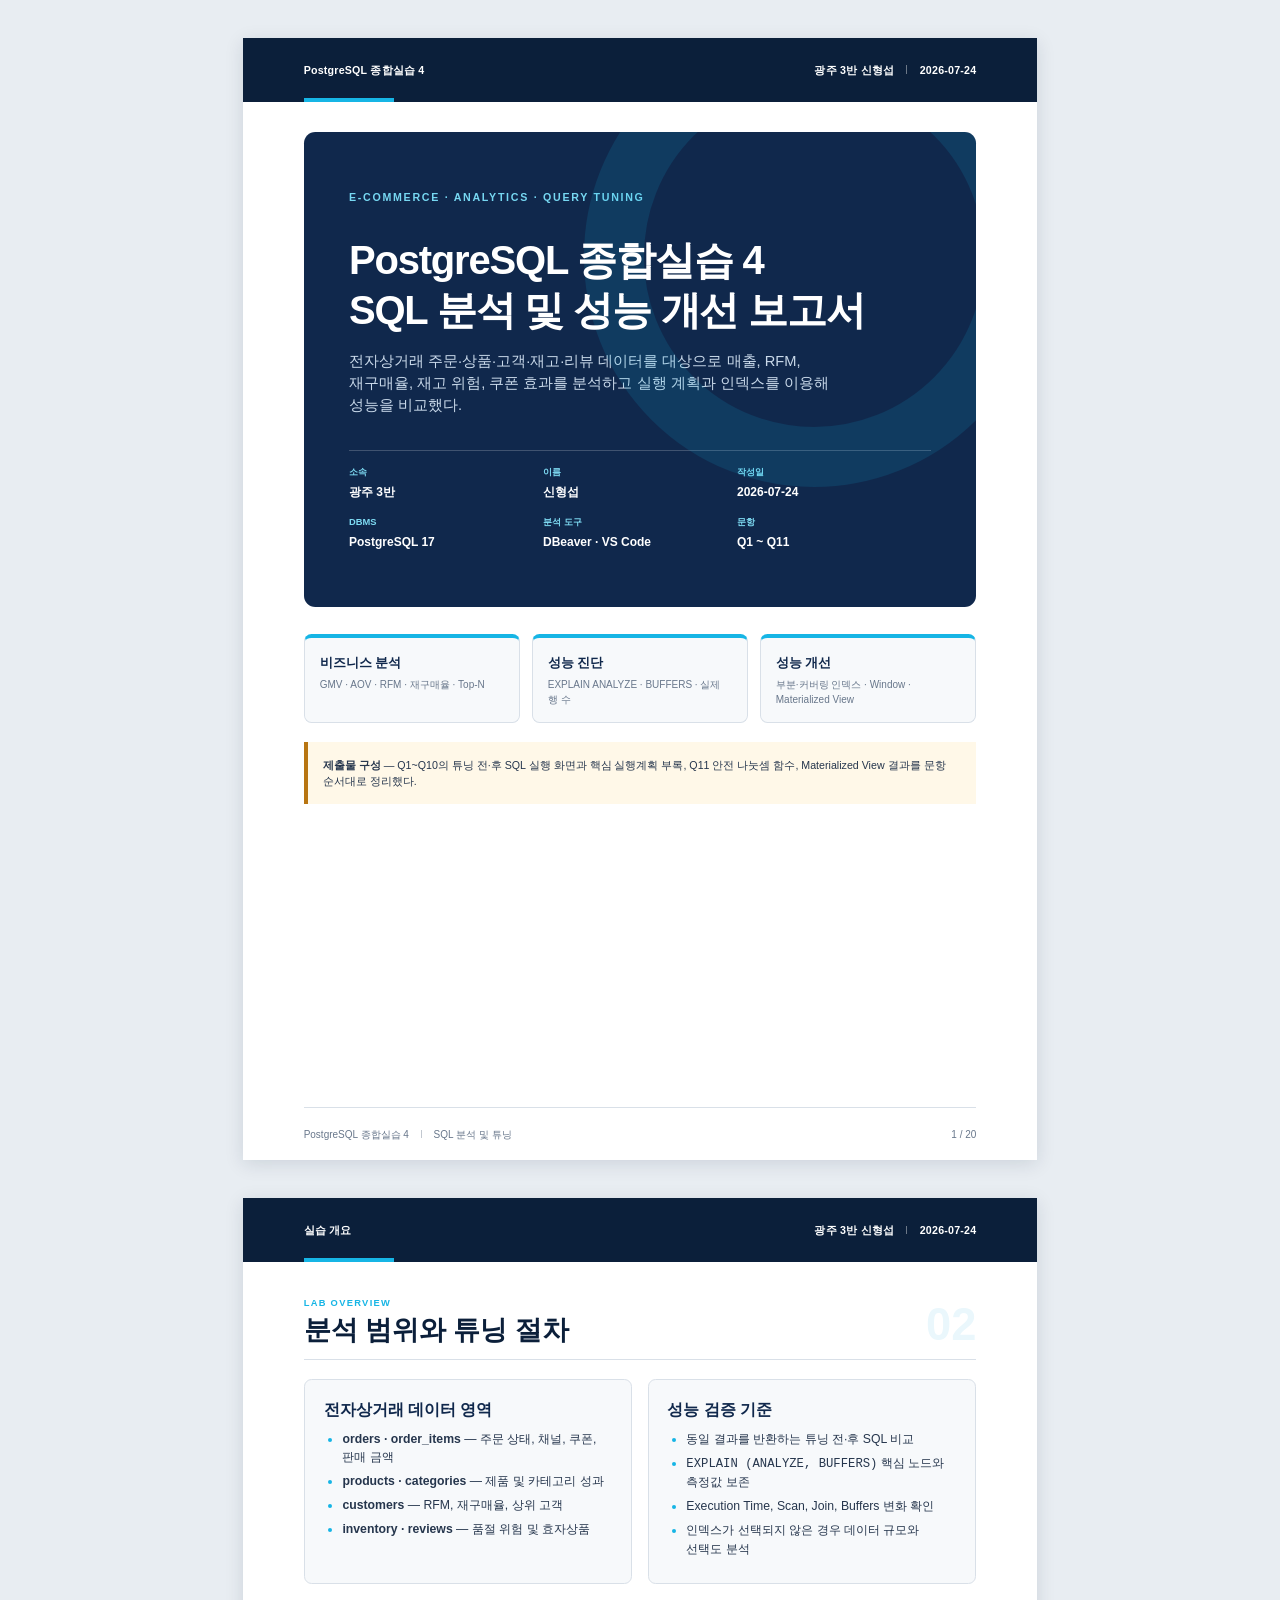
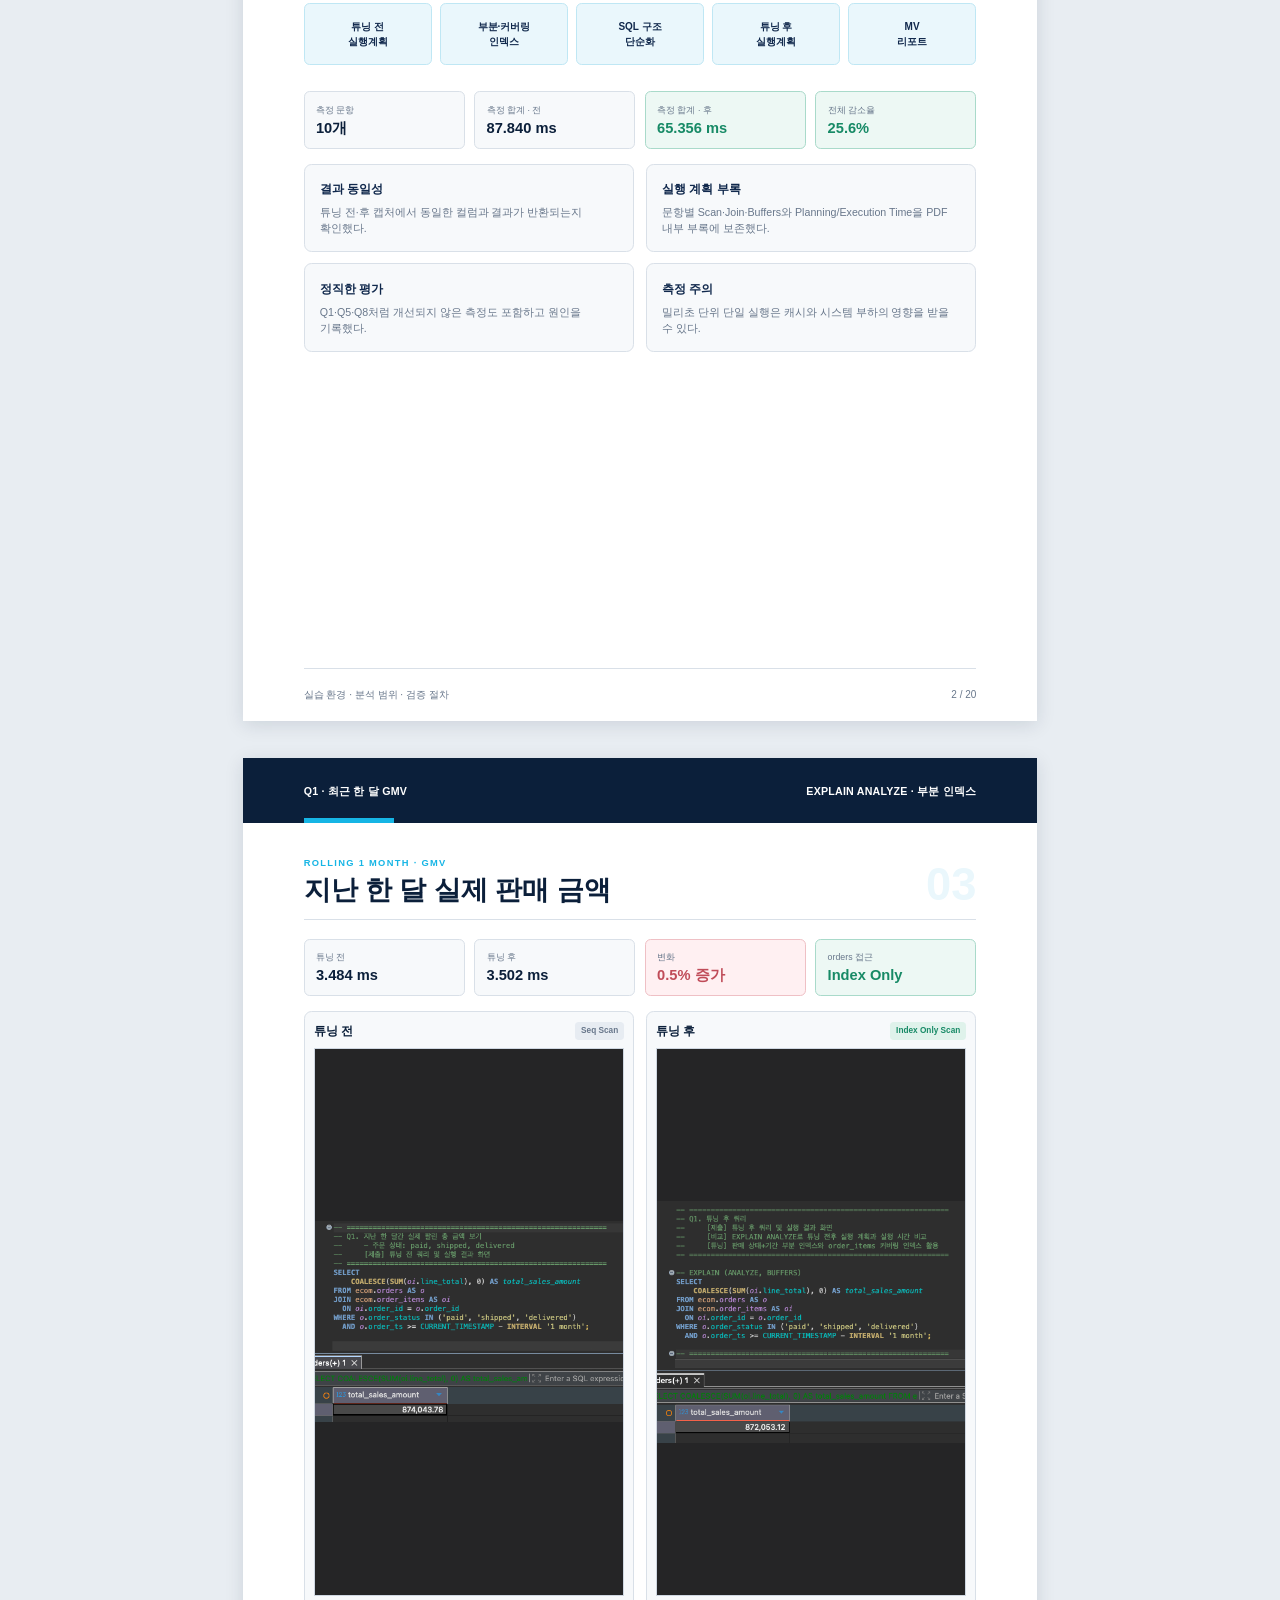
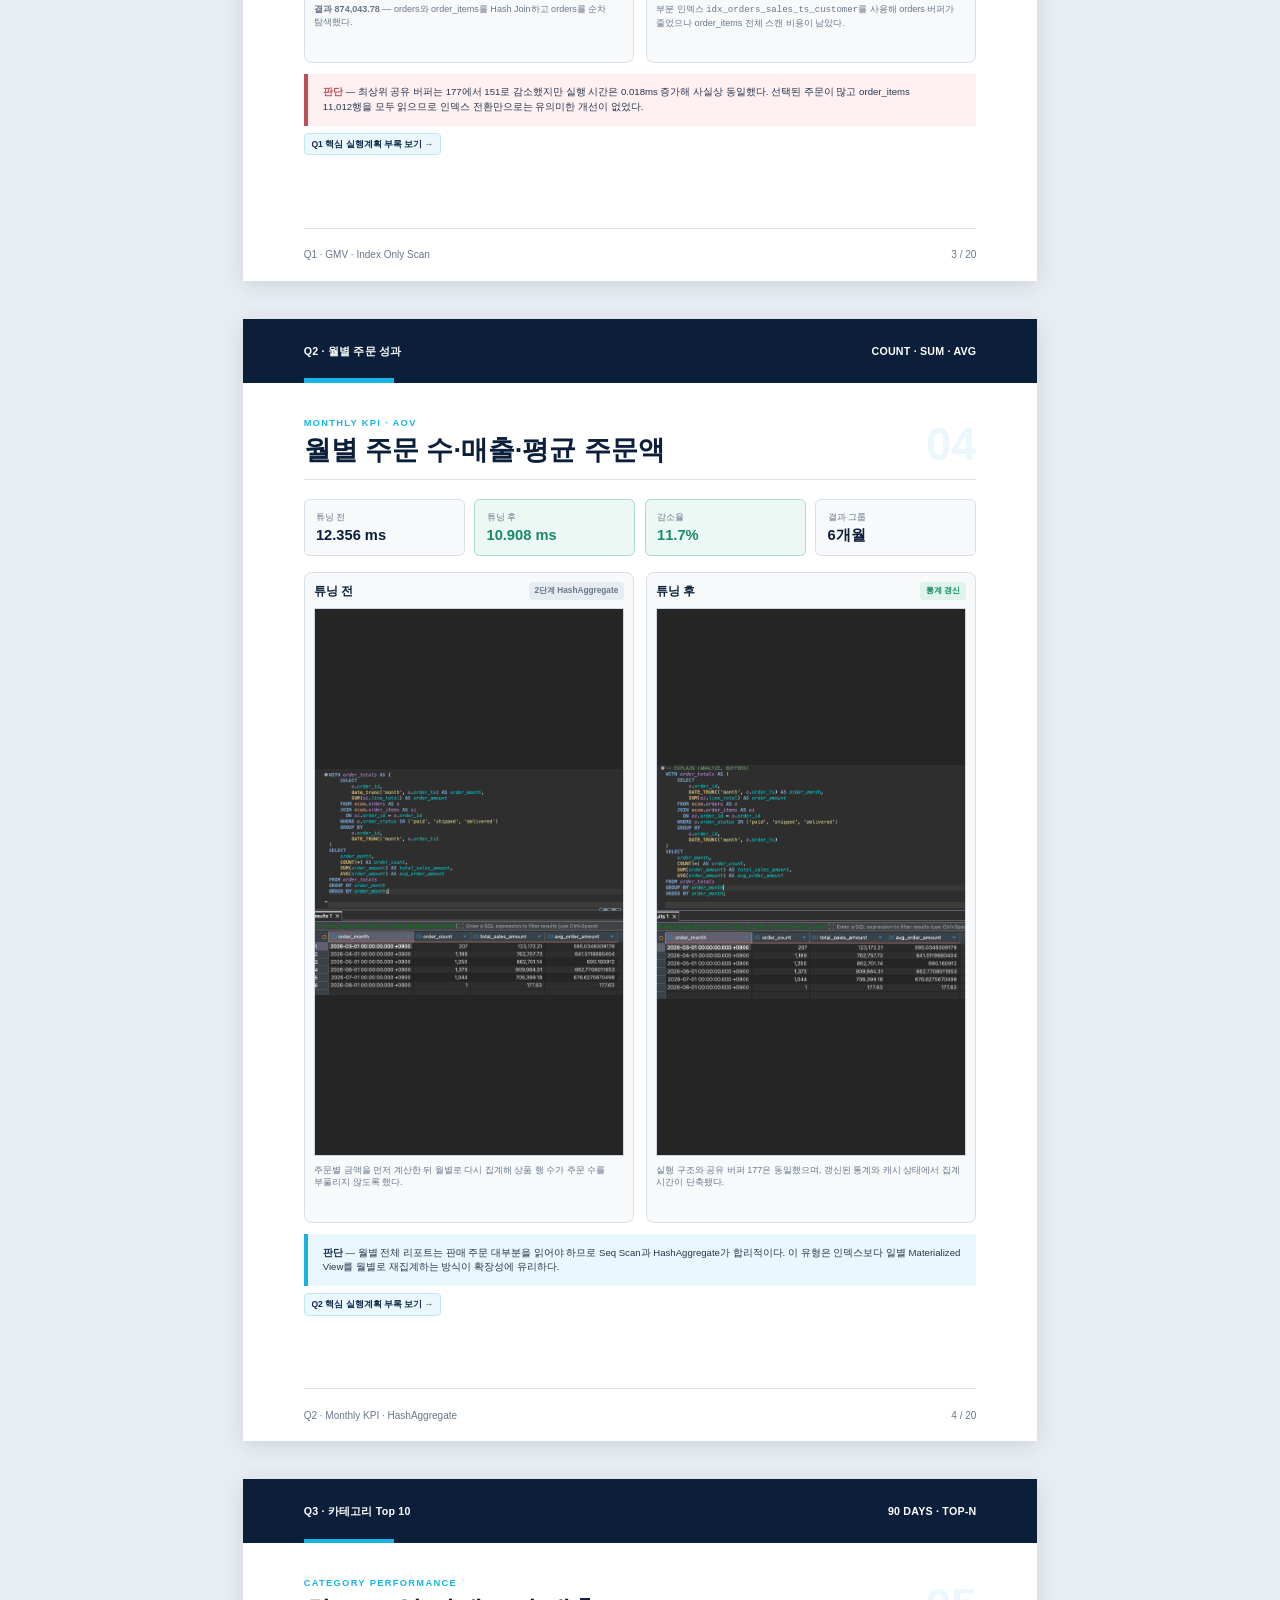
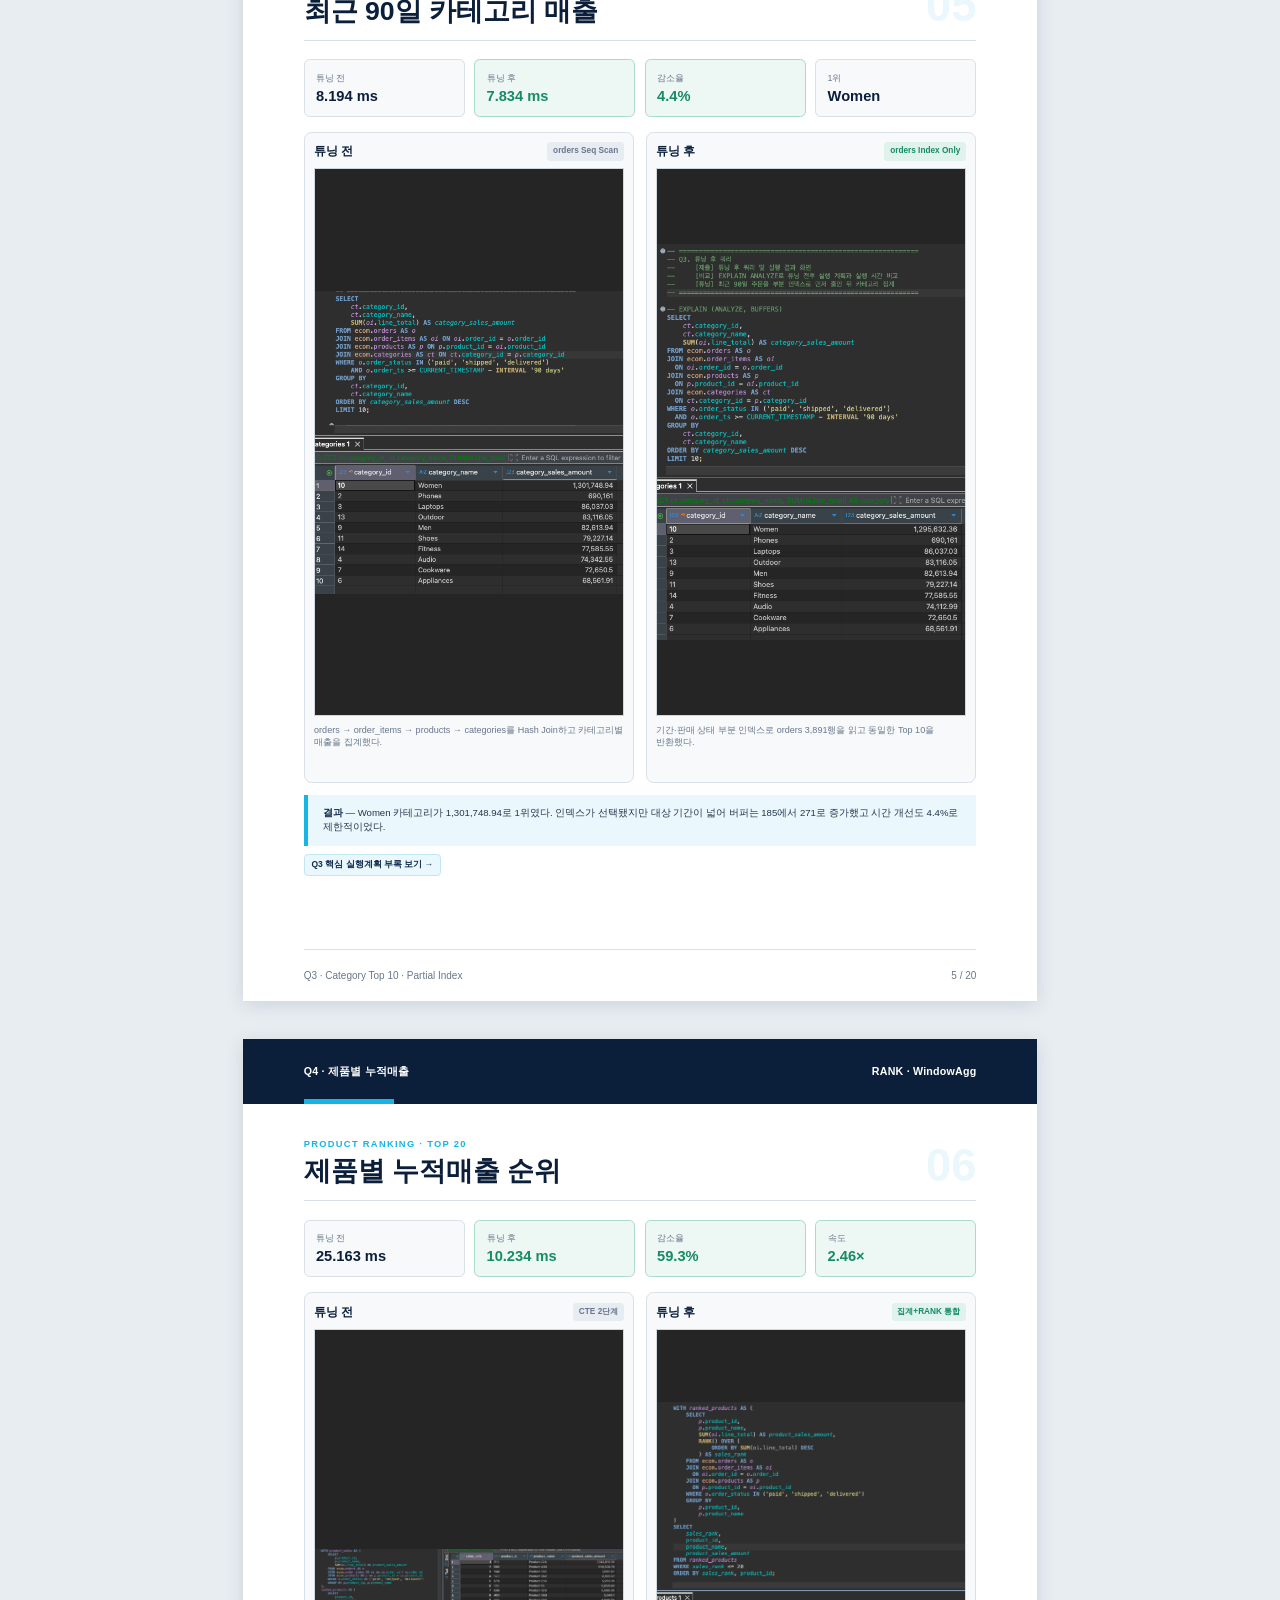
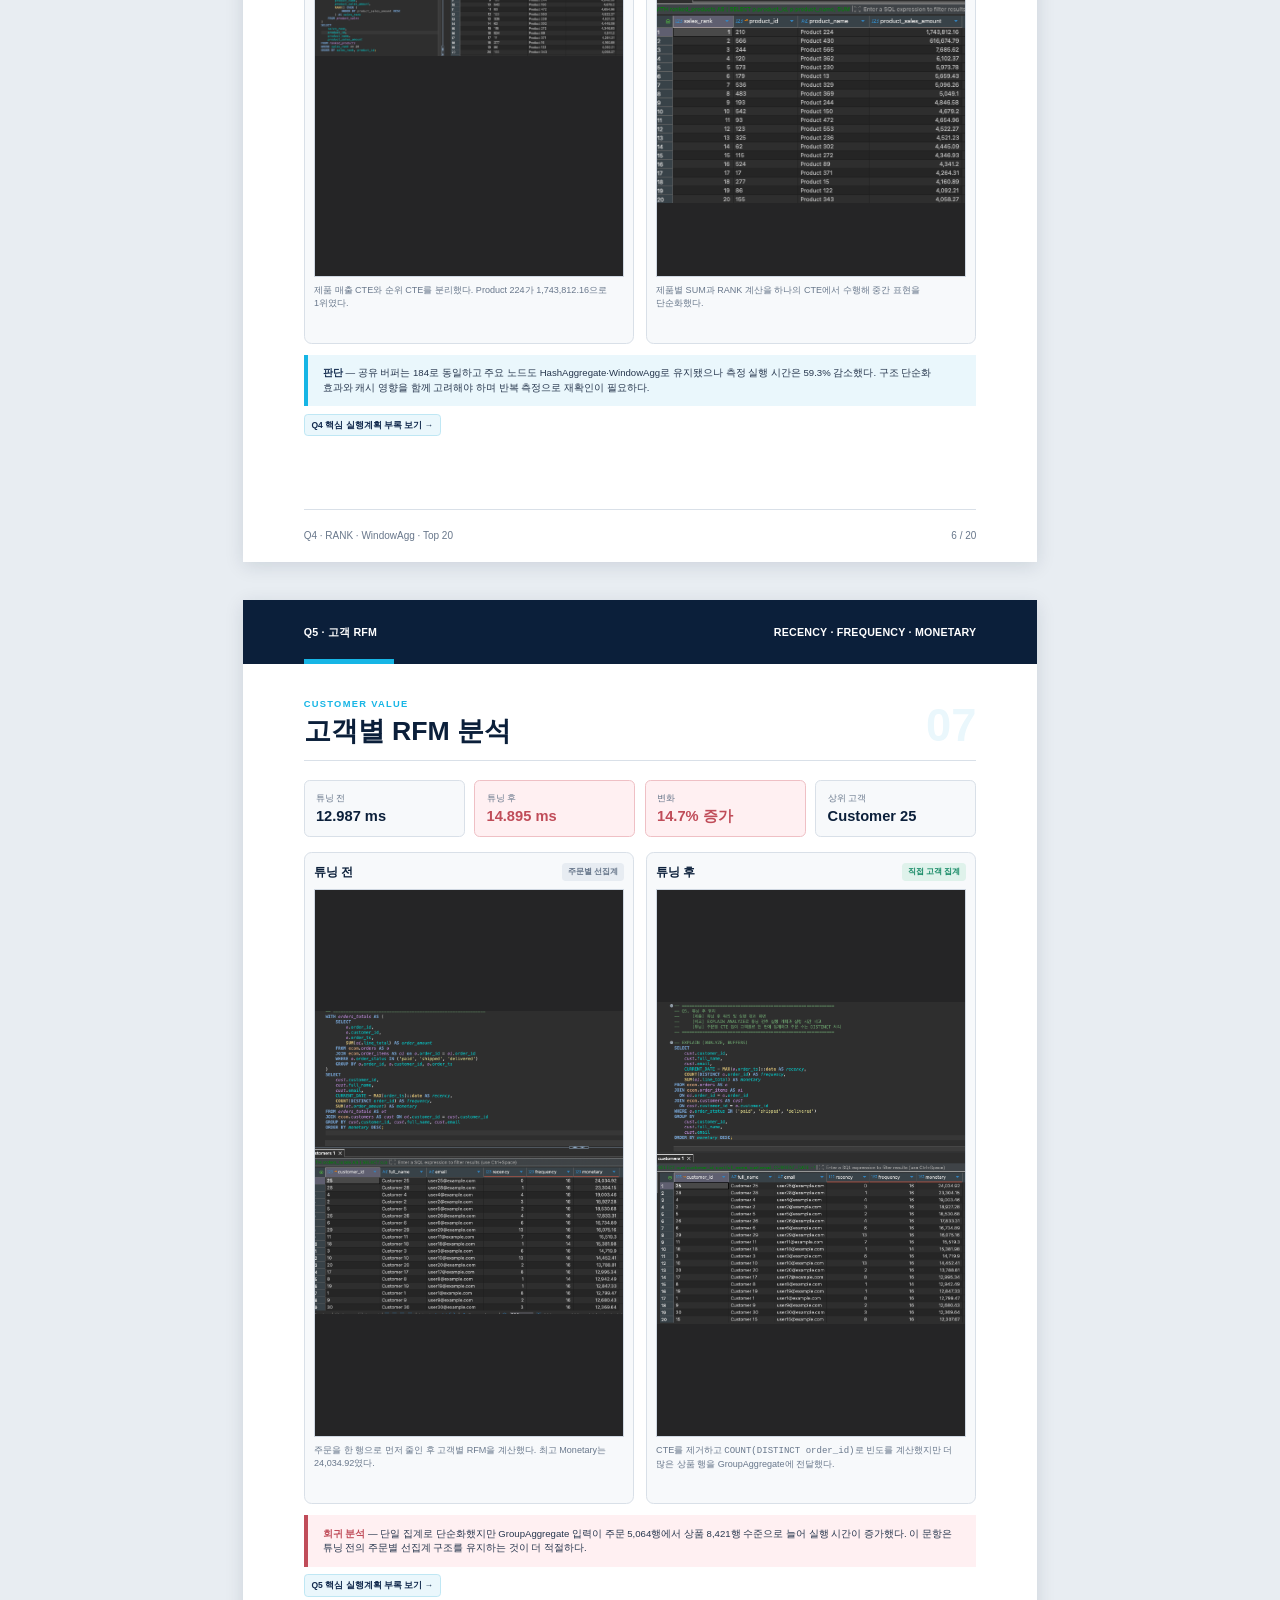
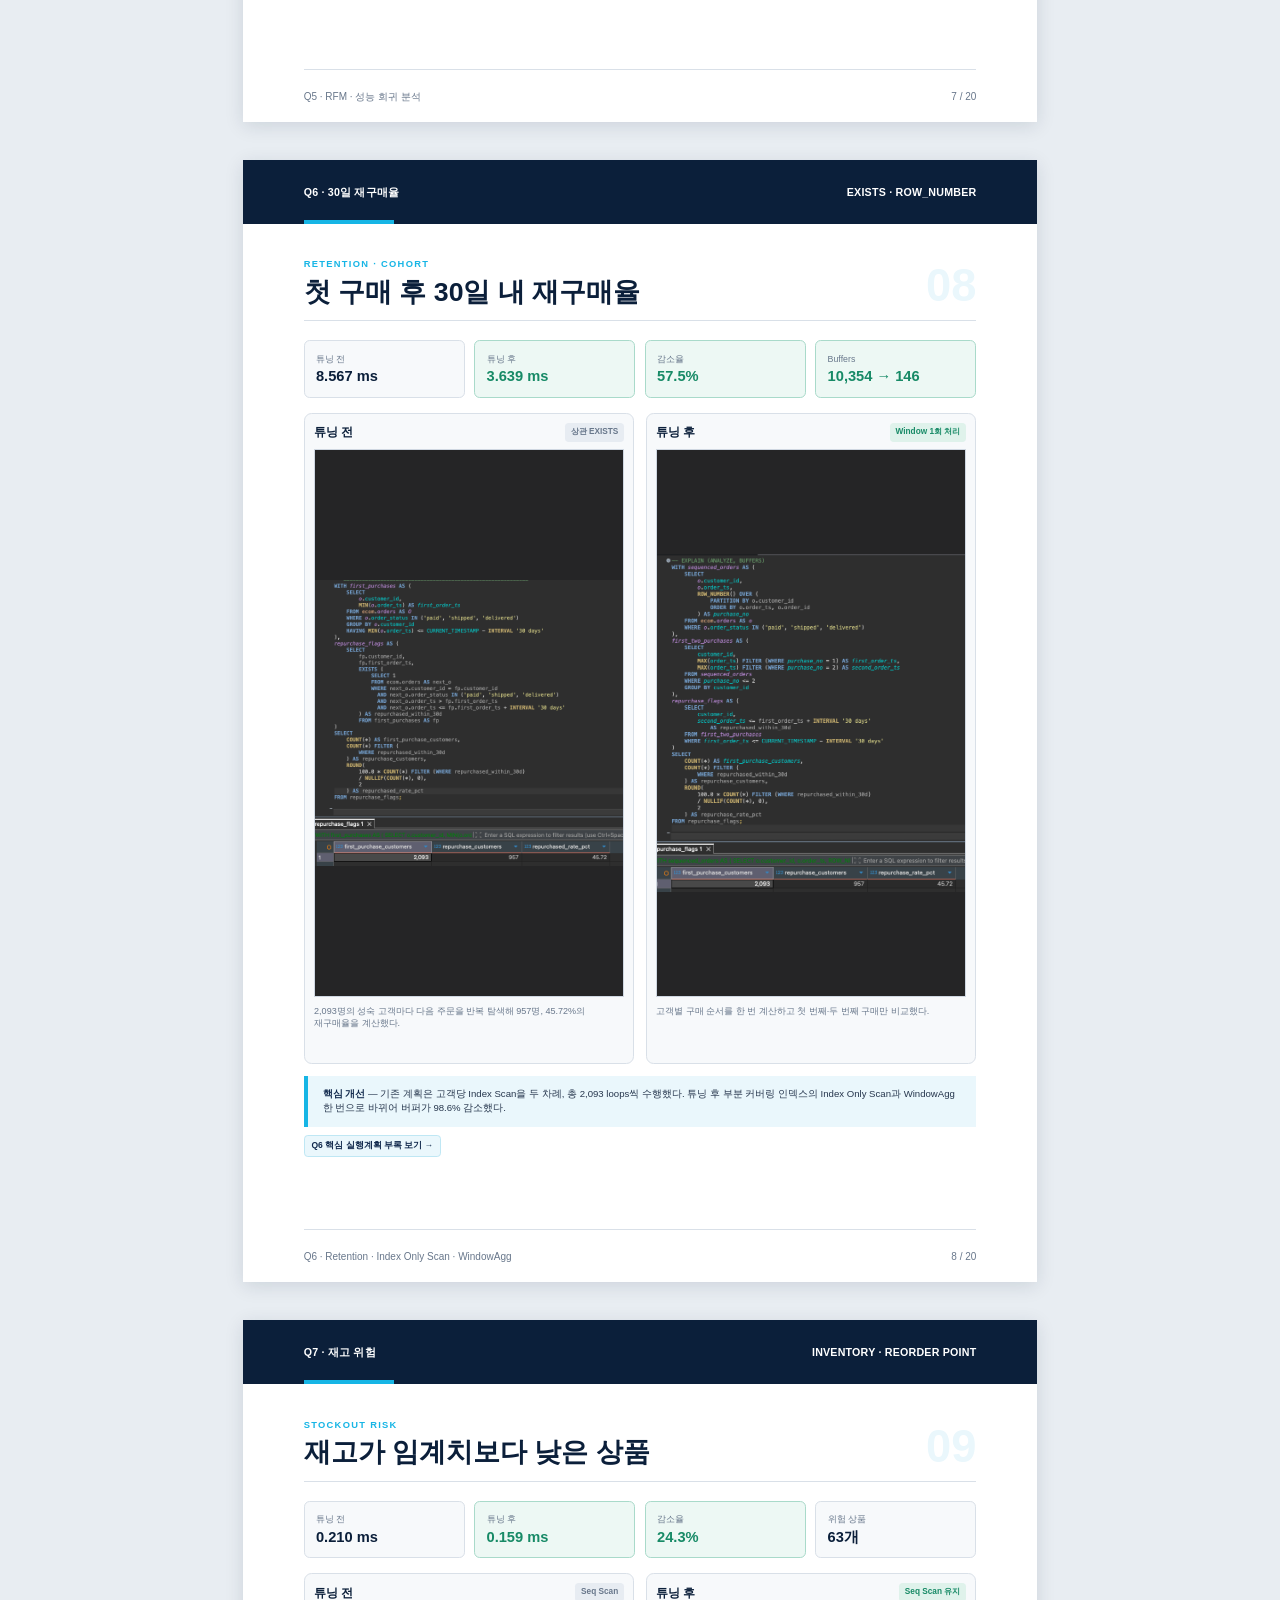
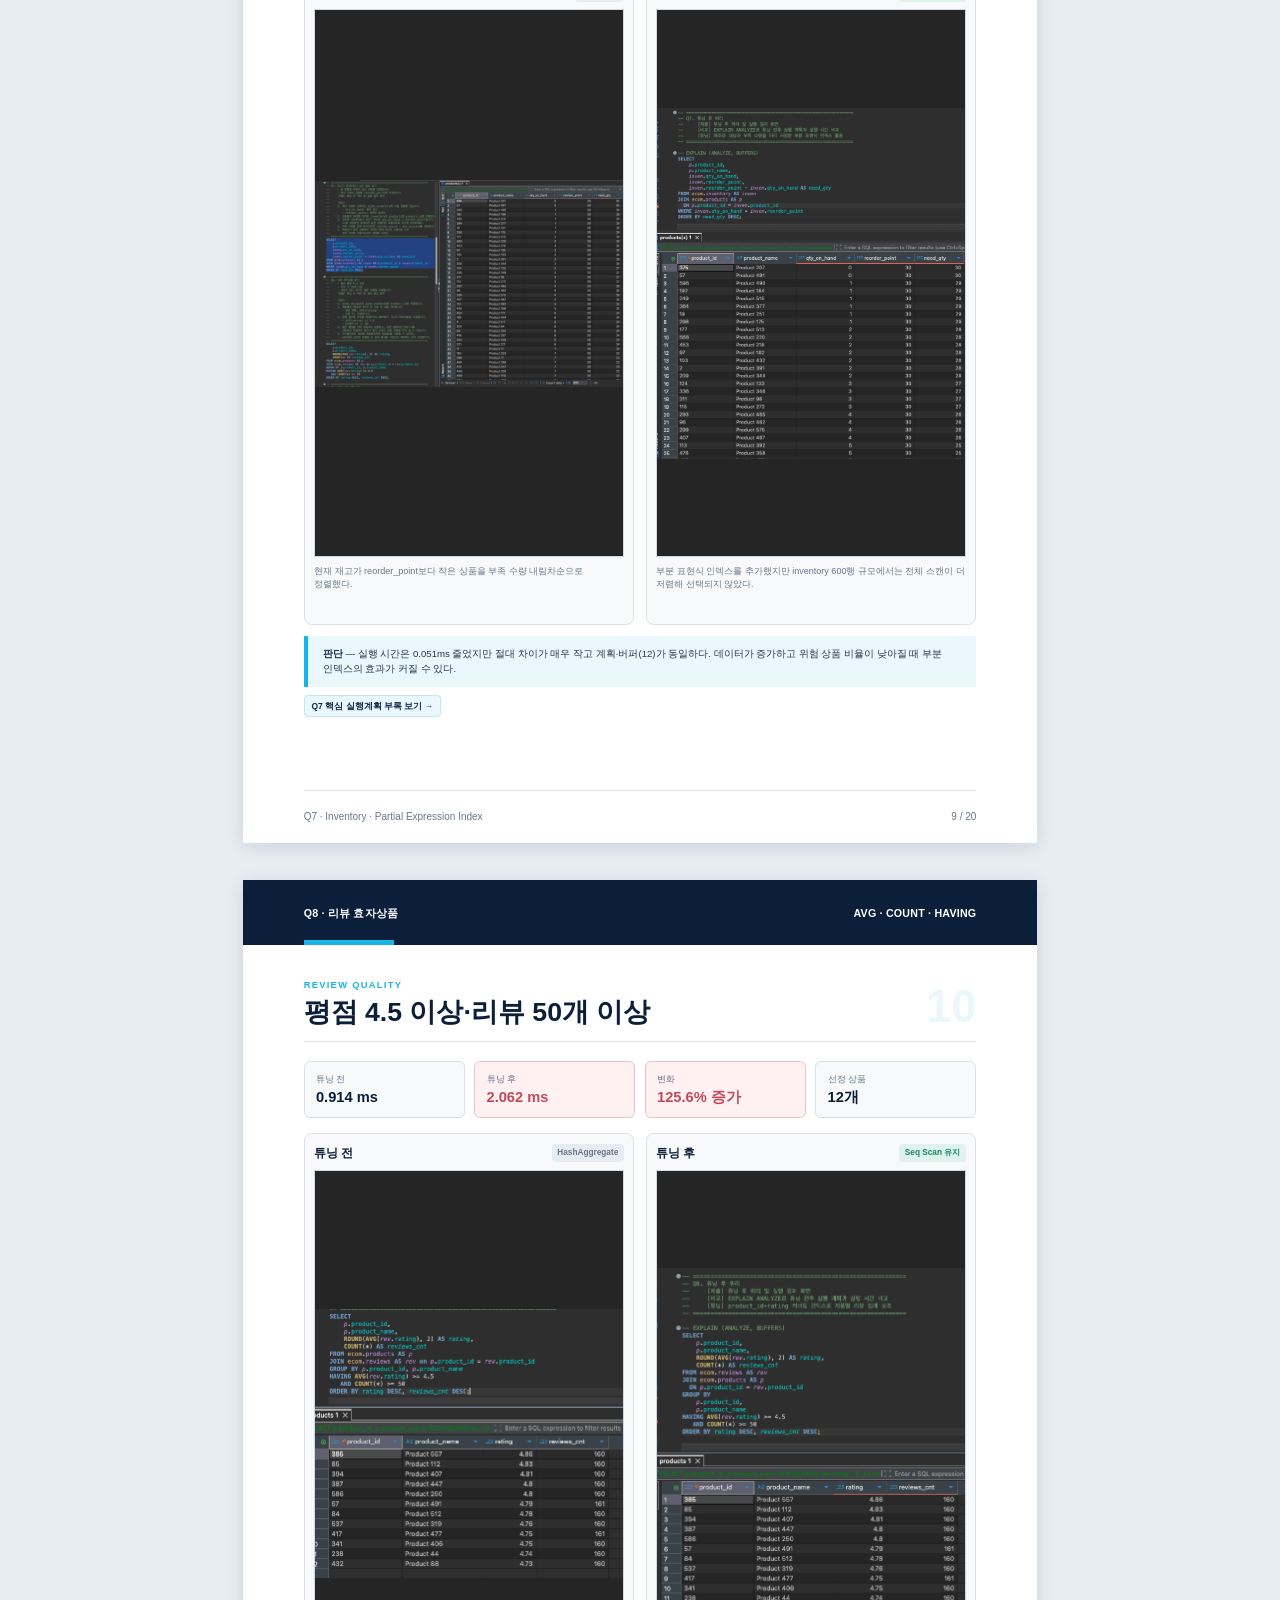
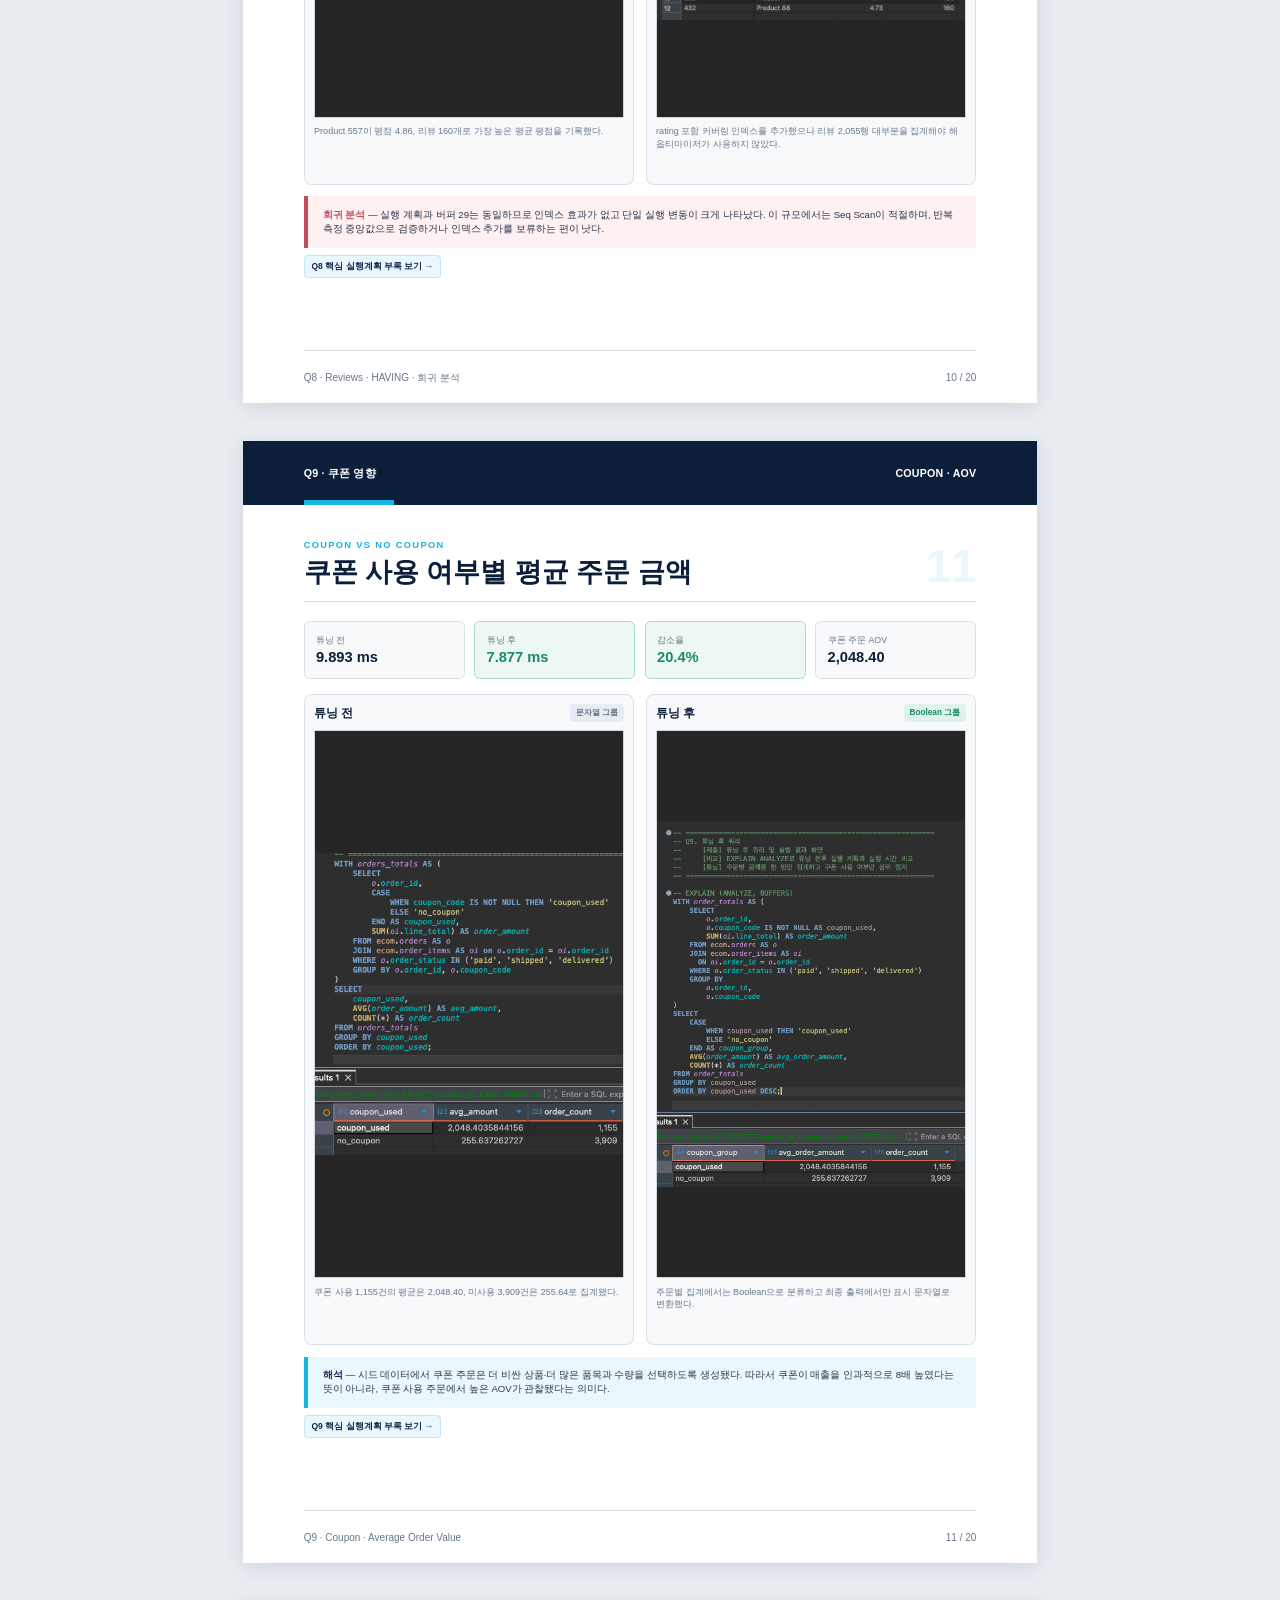
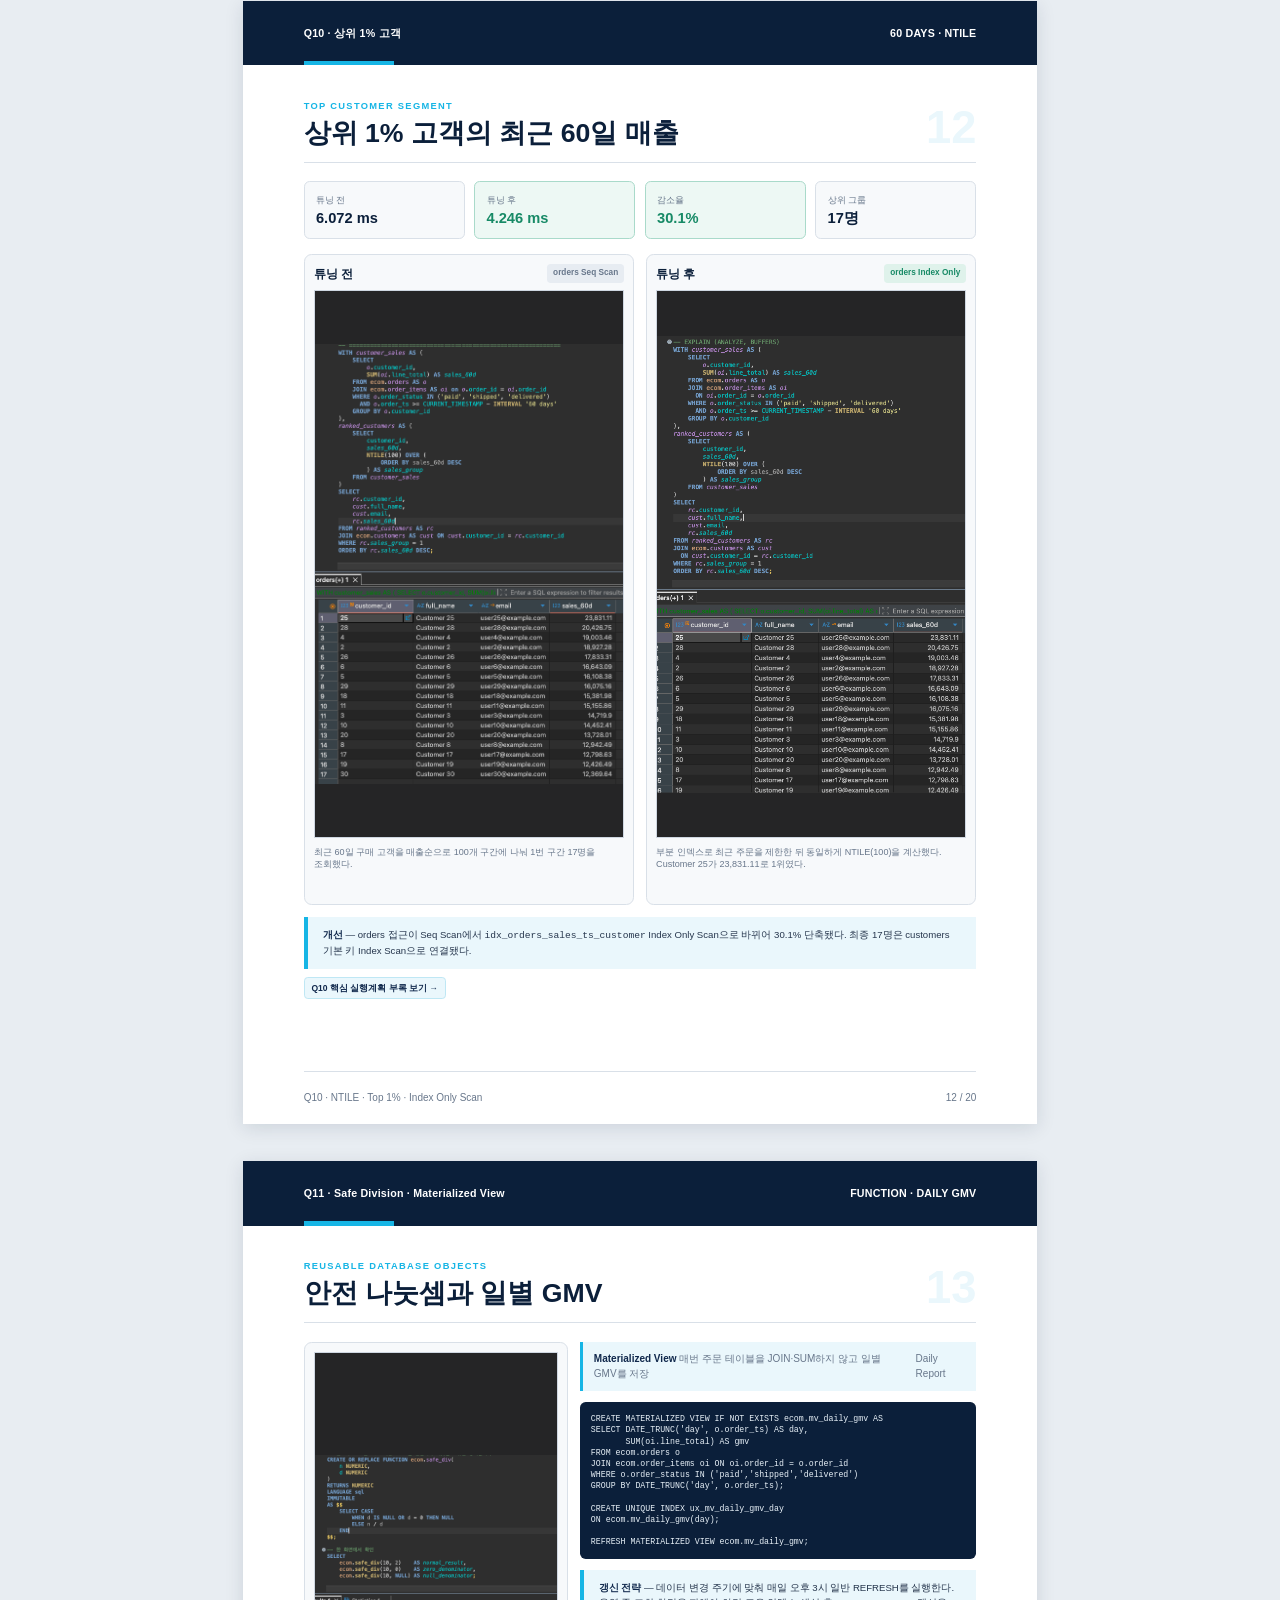
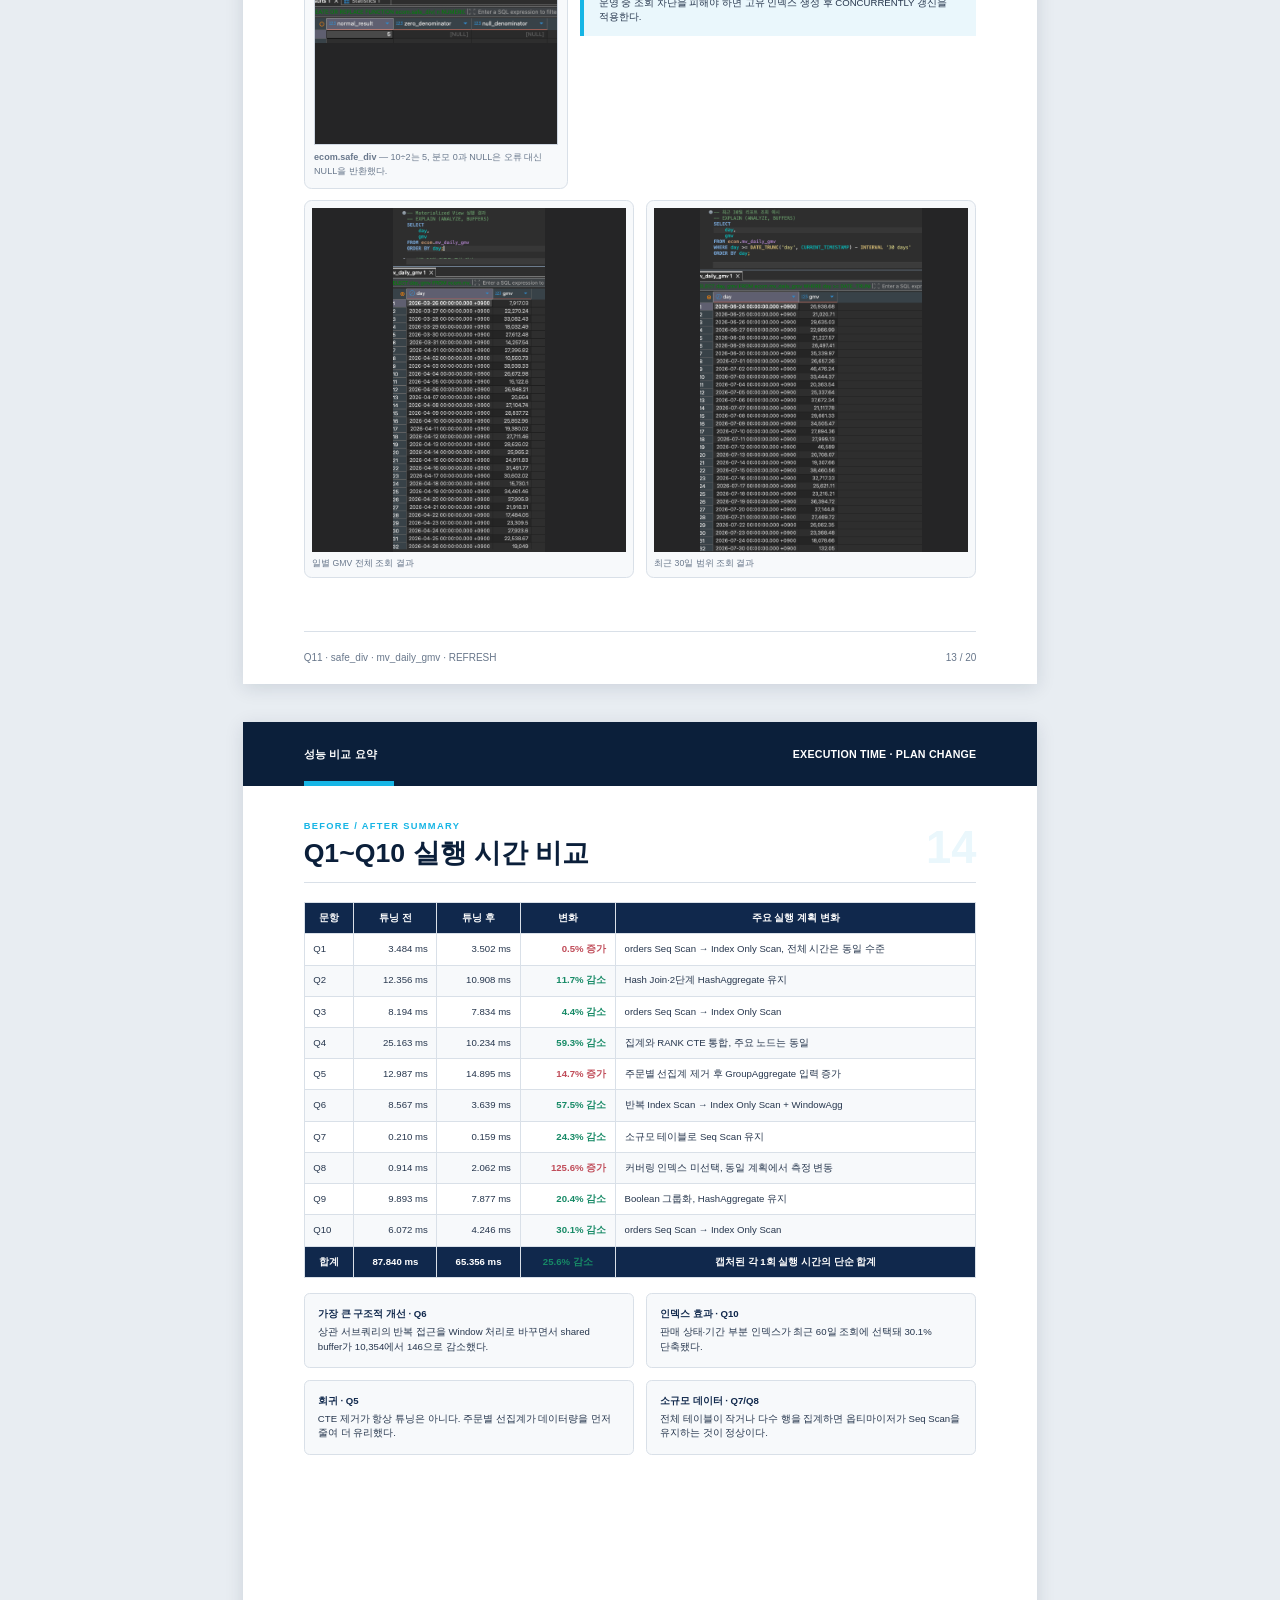
<file: report/0724_day3/index.html>
<!doctype html>
<html lang="ko">
<head>
  <meta charset="utf-8">
  <meta name="viewport" content="width=device-width, initial-scale=1">
  <title>PostgreSQL 종합실습 4 보고서</title>
  <link rel="stylesheet" href="style.css">
</head>
<body>
  <main class="report">
    <!-- 1 / 20 -->
    <section class="page" aria-label="표지">
      <header class="page-header">
        <span>PostgreSQL 종합실습 4</span>
        <span>광주 3반 신형섭 <i></i> 2026-07-24</span>
      </header>
      <div class="page-body">
        <section class="hero">
          <div class="hero-kicker">E-COMMERCE · ANALYTICS · QUERY TUNING</div>
          <h1>PostgreSQL 종합실습 4<br>SQL 분석 및 성능 개선 보고서</h1>
          <p>전자상거래 주문·상품·고객·재고·리뷰 데이터를 대상으로 매출, RFM, 재구매율, 재고 위험, 쿠폰 효과를 분석하고 실행 계획과 인덱스를 이용해 성능을 비교했다.</p>
          <dl class="metadata">
            <div><dt>소속</dt><dd>광주 3반</dd></div>
            <div><dt>이름</dt><dd>신형섭</dd></div>
            <div><dt>작성일</dt><dd>2026-07-24</dd></div>
            <div><dt>DBMS</dt><dd>PostgreSQL 17</dd></div>
            <div><dt>분석 도구</dt><dd>DBeaver · VS Code</dd></div>
            <div><dt>문항</dt><dd>Q1 ~ Q11</dd></div>
          </dl>
        </section>
        <div class="cover-summary">
          <article><b>비즈니스 분석</b><span>GMV · AOV · RFM · 재구매율 · Top-N</span></article>
          <article><b>성능 진단</b><span>EXPLAIN ANALYZE · BUFFERS · 실제 행 수</span></article>
          <article><b>성능 개선</b><span>부분·커버링 인덱스 · Window · Materialized View</span></article>
        </div>
        <div class="submission-note"><strong>제출물 구성</strong> — Q1~Q10의 튜닝 전·후 SQL 실행 화면과 핵심 실행계획 부록, Q11 안전 나눗셈 함수, Materialized View 결과를 문항 순서대로 정리했다.</div>
      </div>
      <footer class="page-footer"><span>PostgreSQL 종합실습 4 <i></i> SQL 분석 및 튜닝</span><span>1 / 20</span></footer>
    </section>

    <!-- 2 / 20 -->
    <section class="page" aria-label="실습 개요">
      <header class="page-header"><span>실습 개요</span><span>광주 3반 신형섭 <i></i> 2026-07-24</span></header>
      <div class="page-body">
        <div class="page-heading"><div><span class="eyebrow">LAB OVERVIEW</span><h1>분석 범위와 튜닝 절차</h1></div><strong>02</strong></div>
        <div class="info-grid">
          <article class="info-card">
            <h2>전자상거래 데이터 영역</h2>
            <ul>
              <li><strong>orders · order_items</strong> — 주문 상태, 채널, 쿠폰, 판매 금액</li>
              <li><strong>products · categories</strong> — 제품 및 카테고리 성과</li>
              <li><strong>customers</strong> — RFM, 재구매율, 상위 고객</li>
              <li><strong>inventory · reviews</strong> — 품절 위험 및 효자상품</li>
            </ul>
          </article>
          <article class="info-card">
            <h2>성능 검증 기준</h2>
            <ul>
              <li>동일 결과를 반환하는 튜닝 전·후 SQL 비교</li>
              <li><code>EXPLAIN (ANALYZE, BUFFERS)</code> 핵심 노드와 측정값 보존</li>
              <li>Execution Time, Scan, Join, Buffers 변화 확인</li>
              <li>인덱스가 선택되지 않은 경우 데이터 규모와 선택도 분석</li>
            </ul>
          </article>
        </div>
        <div class="flow">
          <span>튜닝 전<br>실행계획</span>
          <span>부분·커버링<br>인덱스</span>
          <span>SQL 구조<br>단순화</span>
          <span>튜닝 후<br>실행계획</span>
          <span>MV<br>리포트</span>
        </div>
        <div class="metric-strip" style="margin-top: 7mm;">
          <article class="metric"><span>측정 문항</span><strong>10개</strong></article>
          <article class="metric"><span>측정 합계 · 전</span><strong>87.840 ms</strong></article>
          <article class="metric good"><span>측정 합계 · 후</span><strong>65.356 ms</strong></article>
          <article class="metric good"><span>전체 감소율</span><strong>25.6%</strong></article>
        </div>
        <div class="check-list">
          <article class="check-card"><strong>결과 동일성</strong><p>튜닝 전·후 캡처에서 동일한 컬럼과 결과가 반환되는지 확인했다.</p></article>
          <article class="check-card"><strong>실행 계획 부록</strong><p>문항별 Scan·Join·Buffers와 Planning/Execution Time을 PDF 내부 부록에 보존했다.</p></article>
          <article class="check-card"><strong>정직한 평가</strong><p>Q1·Q5·Q8처럼 개선되지 않은 측정도 포함하고 원인을 기록했다.</p></article>
          <article class="check-card"><strong>측정 주의</strong><p>밀리초 단위 단일 실행은 캐시와 시스템 부하의 영향을 받을 수 있다.</p></article>
        </div>
      </div>
      <footer class="page-footer"><span>실습 환경 · 분석 범위 · 검증 절차</span><span>2 / 20</span></footer>
    </section>

    <!-- 3 / 20 -->
    <section class="page" id="q01" aria-label="Q1 최근 한 달 실제 판매 금액">
      <header class="page-header"><span>Q1 · 최근 한 달 GMV</span><span>EXPLAIN ANALYZE · 부분 인덱스</span></header>
      <div class="page-body">
        <div class="page-heading"><div><span class="eyebrow">ROLLING 1 MONTH · GMV</span><h1>지난 한 달 실제 판매 금액</h1></div><strong>03</strong></div>
        <div class="metric-strip">
          <article class="metric"><span>튜닝 전</span><strong>3.484 ms</strong></article>
          <article class="metric"><span>튜닝 후</span><strong>3.502 ms</strong></article>
          <article class="metric bad"><span>변화</span><strong>0.5% 증가</strong></article>
          <article class="metric good"><span>orders 접근</span><strong>Index Only</strong></article>
        </div>
        <div class="compare-grid">
          <figure class="compare-figure">
            <h2>튜닝 전 <span>Seq Scan</span></h2>
            <a class="image-link" href="../../result/0724_day3/total4_1.png"><img src="../../result/0724_day3/total4_1.png" alt="Q1 튜닝 전 SQL과 결과"></a>
            <figcaption><strong>결과 874,043.78</strong> — orders와 order_items를 Hash Join하고 orders를 순차 탐색했다.</figcaption>
          </figure>
          <figure class="compare-figure after">
            <h2>튜닝 후 <span>Index Only Scan</span></h2>
            <a class="image-link" href="../../result/0724_day3/total4_1_tuned.png"><img src="../../result/0724_day3/total4_1_tuned.png" alt="Q1 튜닝 후 SQL과 결과"></a>
            <figcaption>부분 인덱스 <code>idx_orders_sales_ts_customer</code>를 사용해 orders 버퍼가 줄었으나 order_items 전체 스캔 비용이 남았다.</figcaption>
          </figure>
        </div>
        <div class="analysis-box warning"><strong>판단</strong> — 최상위 공유 버퍼는 177에서 151로 감소했지만 실행 시간은 0.018ms 증가해 사실상 동일했다. 선택된 주문이 많고 order_items 11,012행을 모두 읽으므로 인덱스 전환만으로는 유의미한 개선이 없었다.</div>
        <div class="appendix-nav"><a class="appendix-link" href="#plan-q01">Q1 핵심 실행계획 부록 보기 →</a></div>
      </div>
      <footer class="page-footer"><span>Q1 · GMV · Index Only Scan</span><span>3 / 20</span></footer>
    </section>

    <!-- 4 / 20 -->
    <section class="page" id="q02" aria-label="Q2 월별 주문 성과">
      <header class="page-header"><span>Q2 · 월별 주문 성과</span><span>COUNT · SUM · AVG</span></header>
      <div class="page-body">
        <div class="page-heading"><div><span class="eyebrow">MONTHLY KPI · AOV</span><h1>월별 주문 수·매출·평균 주문액</h1></div><strong>04</strong></div>
        <div class="metric-strip">
          <article class="metric"><span>튜닝 전</span><strong>12.356 ms</strong></article>
          <article class="metric good"><span>튜닝 후</span><strong>10.908 ms</strong></article>
          <article class="metric good"><span>감소율</span><strong>11.7%</strong></article>
          <article class="metric"><span>결과 그룹</span><strong>6개월</strong></article>
        </div>
        <div class="compare-grid">
          <figure class="compare-figure">
            <h2>튜닝 전 <span>2단계 HashAggregate</span></h2>
            <a class="image-link" href="../../result/0724_day3/total4_2.png"><img src="../../result/0724_day3/total4_2.png" alt="Q2 튜닝 전 SQL과 결과"></a>
            <figcaption>주문별 금액을 먼저 계산한 뒤 월별로 다시 집계해 상품 행 수가 주문 수를 부풀리지 않도록 했다.</figcaption>
          </figure>
          <figure class="compare-figure after">
            <h2>튜닝 후 <span>통계 갱신</span></h2>
            <a class="image-link" href="../../result/0724_day3/total4_2_tuned.png"><img src="../../result/0724_day3/total4_2_tuned.png" alt="Q2 튜닝 후 SQL과 결과"></a>
            <figcaption>실행 구조와 공유 버퍼 177은 동일했으며, 갱신된 통계와 캐시 상태에서 집계 시간이 단축됐다.</figcaption>
          </figure>
        </div>
        <div class="analysis-box"><strong>판단</strong> — 월별 전체 리포트는 판매 주문 대부분을 읽어야 하므로 Seq Scan과 HashAggregate가 합리적이다. 이 유형은 인덱스보다 일별 Materialized View를 월별로 재집계하는 방식이 확장성에 유리하다.</div>
        <div class="appendix-nav"><a class="appendix-link" href="#plan-q02">Q2 핵심 실행계획 부록 보기 →</a></div>
      </div>
      <footer class="page-footer"><span>Q2 · Monthly KPI · HashAggregate</span><span>4 / 20</span></footer>
    </section>

    <!-- 5 / 20 -->
    <section class="page" id="q03" aria-label="Q3 최근 90일 카테고리 Top 10">
      <header class="page-header"><span>Q3 · 카테고리 Top 10</span><span>90 DAYS · TOP-N</span></header>
      <div class="page-body">
        <div class="page-heading"><div><span class="eyebrow">CATEGORY PERFORMANCE</span><h1>최근 90일 카테고리 매출</h1></div><strong>05</strong></div>
        <div class="metric-strip">
          <article class="metric"><span>튜닝 전</span><strong>8.194 ms</strong></article>
          <article class="metric good"><span>튜닝 후</span><strong>7.834 ms</strong></article>
          <article class="metric good"><span>감소율</span><strong>4.4%</strong></article>
          <article class="metric"><span>1위</span><strong>Women</strong></article>
        </div>
        <div class="compare-grid">
          <figure class="compare-figure">
            <h2>튜닝 전 <span>orders Seq Scan</span></h2>
            <a class="image-link" href="../../result/0724_day3/total4_3.png"><img src="../../result/0724_day3/total4_3.png" alt="Q3 튜닝 전 SQL과 결과"></a>
            <figcaption>orders → order_items → products → categories를 Hash Join하고 카테고리별 매출을 집계했다.</figcaption>
          </figure>
          <figure class="compare-figure after">
            <h2>튜닝 후 <span>orders Index Only</span></h2>
            <a class="image-link" href="../../result/0724_day3/total4_3_tuned.png"><img src="../../result/0724_day3/total4_3_tuned.png" alt="Q3 튜닝 후 SQL과 결과"></a>
            <figcaption>기간·판매 상태 부분 인덱스로 orders 3,891행을 읽고 동일한 Top 10을 반환했다.</figcaption>
          </figure>
        </div>
        <div class="analysis-box"><strong>결과</strong> — Women 카테고리가 1,301,748.94로 1위였다. 인덱스가 선택됐지만 대상 기간이 넓어 버퍼는 185에서 271로 증가했고 시간 개선도 4.4%로 제한적이었다.</div>
        <div class="appendix-nav"><a class="appendix-link" href="#plan-q03">Q3 핵심 실행계획 부록 보기 →</a></div>
      </div>
      <footer class="page-footer"><span>Q3 · Category Top 10 · Partial Index</span><span>5 / 20</span></footer>
    </section>

    <!-- 6 / 20 -->
    <section class="page" id="q04" aria-label="Q4 제품별 누적매출 순위">
      <header class="page-header"><span>Q4 · 제품별 누적매출</span><span>RANK · WindowAgg</span></header>
      <div class="page-body">
        <div class="page-heading"><div><span class="eyebrow">PRODUCT RANKING · TOP 20</span><h1>제품별 누적매출 순위</h1></div><strong>06</strong></div>
        <div class="metric-strip">
          <article class="metric"><span>튜닝 전</span><strong>25.163 ms</strong></article>
          <article class="metric good"><span>튜닝 후</span><strong>10.234 ms</strong></article>
          <article class="metric good"><span>감소율</span><strong>59.3%</strong></article>
          <article class="metric good"><span>속도</span><strong>2.46×</strong></article>
        </div>
        <div class="compare-grid">
          <figure class="compare-figure">
            <h2>튜닝 전 <span>CTE 2단계</span></h2>
            <a class="image-link" href="../../result/0724_day3/total4_4.png"><img src="../../result/0724_day3/total4_4.png" alt="Q4 튜닝 전 SQL과 결과"></a>
            <figcaption>제품 매출 CTE와 순위 CTE를 분리했다. Product 224가 1,743,812.16으로 1위였다.</figcaption>
          </figure>
          <figure class="compare-figure after">
            <h2>튜닝 후 <span>집계+RANK 통합</span></h2>
            <a class="image-link" href="../../result/0724_day3/total4_4_tuned.png"><img src="../../result/0724_day3/total4_4_tuned.png" alt="Q4 튜닝 후 SQL과 결과"></a>
            <figcaption>제품별 SUM과 RANK 계산을 하나의 CTE에서 수행해 중간 표현을 단순화했다.</figcaption>
          </figure>
        </div>
        <div class="analysis-box"><strong>판단</strong> — 공유 버퍼는 184로 동일하고 주요 노드도 HashAggregate·WindowAgg로 유지됐으나 측정 실행 시간은 59.3% 감소했다. 구조 단순화 효과와 캐시 영향을 함께 고려해야 하며 반복 측정으로 재확인이 필요하다.</div>
        <div class="appendix-nav"><a class="appendix-link" href="#plan-q04">Q4 핵심 실행계획 부록 보기 →</a></div>
      </div>
      <footer class="page-footer"><span>Q4 · RANK · WindowAgg · Top 20</span><span>6 / 20</span></footer>
    </section>

    <!-- 7 / 20 -->
    <section class="page" id="q05" aria-label="Q5 고객 RFM">
      <header class="page-header"><span>Q5 · 고객 RFM</span><span>RECENCY · FREQUENCY · MONETARY</span></header>
      <div class="page-body">
        <div class="page-heading"><div><span class="eyebrow">CUSTOMER VALUE</span><h1>고객별 RFM 분석</h1></div><strong>07</strong></div>
        <div class="metric-strip">
          <article class="metric"><span>튜닝 전</span><strong>12.987 ms</strong></article>
          <article class="metric bad"><span>튜닝 후</span><strong>14.895 ms</strong></article>
          <article class="metric bad"><span>변화</span><strong>14.7% 증가</strong></article>
          <article class="metric"><span>상위 고객</span><strong>Customer 25</strong></article>
        </div>
        <div class="compare-grid">
          <figure class="compare-figure">
            <h2>튜닝 전 <span>주문별 선집계</span></h2>
            <a class="image-link" href="../../result/0724_day3/total4_5.png"><img src="../../result/0724_day3/total4_5.png" alt="Q5 튜닝 전 SQL과 결과"></a>
            <figcaption>주문을 한 행으로 먼저 줄인 후 고객별 RFM을 계산했다. 최고 Monetary는 24,034.92였다.</figcaption>
          </figure>
          <figure class="compare-figure after">
            <h2>튜닝 후 <span>직접 고객 집계</span></h2>
            <a class="image-link" href="../../result/0724_day3/total4_5_tuned.png"><img src="../../result/0724_day3/total4_5_tuned.png" alt="Q5 튜닝 후 SQL과 결과"></a>
            <figcaption>CTE를 제거하고 <code>COUNT(DISTINCT order_id)</code>로 빈도를 계산했지만 더 많은 상품 행을 GroupAggregate에 전달했다.</figcaption>
          </figure>
        </div>
        <div class="analysis-box warning"><strong>회귀 분석</strong> — 단일 집계로 단순화했지만 GroupAggregate 입력이 주문 5,064행에서 상품 8,421행 수준으로 늘어 실행 시간이 증가했다. 이 문항은 튜닝 전의 주문별 선집계 구조를 유지하는 것이 더 적절하다.</div>
        <div class="appendix-nav"><a class="appendix-link" href="#plan-q05">Q5 핵심 실행계획 부록 보기 →</a></div>
      </div>
      <footer class="page-footer"><span>Q5 · RFM · 성능 회귀 분석</span><span>7 / 20</span></footer>
    </section>

    <!-- 8 / 20 -->
    <section class="page" id="q06" aria-label="Q6 30일 재구매율">
      <header class="page-header"><span>Q6 · 30일 재구매율</span><span>EXISTS · ROW_NUMBER</span></header>
      <div class="page-body">
        <div class="page-heading"><div><span class="eyebrow">RETENTION · COHORT</span><h1>첫 구매 후 30일 내 재구매율</h1></div><strong>08</strong></div>
        <div class="metric-strip">
          <article class="metric"><span>튜닝 전</span><strong>8.567 ms</strong></article>
          <article class="metric good"><span>튜닝 후</span><strong>3.639 ms</strong></article>
          <article class="metric good"><span>감소율</span><strong>57.5%</strong></article>
          <article class="metric good"><span>Buffers</span><strong>10,354 → 146</strong></article>
        </div>
        <div class="compare-grid">
          <figure class="compare-figure">
            <h2>튜닝 전 <span>상관 EXISTS</span></h2>
            <a class="image-link" href="../../result/0724_day3/total4_6.png"><img src="../../result/0724_day3/total4_6.png" alt="Q6 튜닝 전 SQL과 결과"></a>
            <figcaption>2,093명의 성숙 고객마다 다음 주문을 반복 탐색해 957명, 45.72%의 재구매율을 계산했다.</figcaption>
          </figure>
          <figure class="compare-figure after">
            <h2>튜닝 후 <span>Window 1회 처리</span></h2>
            <a class="image-link" href="../../result/0724_day3/total4_6_tuned.png"><img src="../../result/0724_day3/total4_6_tuned.png" alt="Q6 튜닝 후 SQL과 결과"></a>
            <figcaption>고객별 구매 순서를 한 번 계산하고 첫 번째·두 번째 구매만 비교했다.</figcaption>
          </figure>
        </div>
        <div class="analysis-box"><strong>핵심 개선</strong> — 기존 계획은 고객당 Index Scan을 두 차례, 총 2,093 loops씩 수행했다. 튜닝 후 부분 커버링 인덱스의 Index Only Scan과 WindowAgg 한 번으로 바뀌어 버퍼가 98.6% 감소했다.</div>
        <div class="appendix-nav"><a class="appendix-link" href="#plan-q06">Q6 핵심 실행계획 부록 보기 →</a></div>
      </div>
      <footer class="page-footer"><span>Q6 · Retention · Index Only Scan · WindowAgg</span><span>8 / 20</span></footer>
    </section>

    <!-- 9 / 20 -->
    <section class="page" id="q07" aria-label="Q7 재고 부족 상품">
      <header class="page-header"><span>Q7 · 재고 위험</span><span>INVENTORY · REORDER POINT</span></header>
      <div class="page-body">
        <div class="page-heading"><div><span class="eyebrow">STOCKOUT RISK</span><h1>재고가 임계치보다 낮은 상품</h1></div><strong>09</strong></div>
        <div class="metric-strip">
          <article class="metric"><span>튜닝 전</span><strong>0.210 ms</strong></article>
          <article class="metric good"><span>튜닝 후</span><strong>0.159 ms</strong></article>
          <article class="metric good"><span>감소율</span><strong>24.3%</strong></article>
          <article class="metric"><span>위험 상품</span><strong>63개</strong></article>
        </div>
        <div class="compare-grid">
          <figure class="compare-figure">
            <h2>튜닝 전 <span>Seq Scan</span></h2>
            <a class="image-link" href="../../result/0724_day3/total4_7.png"><img src="../../result/0724_day3/total4_7.png" alt="Q7 튜닝 전 SQL과 결과"></a>
            <figcaption>현재 재고가 reorder_point보다 작은 상품을 부족 수량 내림차순으로 정렬했다.</figcaption>
          </figure>
          <figure class="compare-figure after">
            <h2>튜닝 후 <span>Seq Scan 유지</span></h2>
            <a class="image-link" href="../../result/0724_day3/total4_7_tuned.png"><img src="../../result/0724_day3/total4_7_tuned.png" alt="Q7 튜닝 후 SQL과 결과"></a>
            <figcaption>부분 표현식 인덱스를 추가했지만 inventory 600행 규모에서는 전체 스캔이 더 저렴해 선택되지 않았다.</figcaption>
          </figure>
        </div>
        <div class="analysis-box"><strong>판단</strong> — 실행 시간은 0.051ms 줄었지만 절대 차이가 매우 작고 계획·버퍼(12)가 동일하다. 데이터가 증가하고 위험 상품 비율이 낮아질 때 부분 인덱스의 효과가 커질 수 있다.</div>
        <div class="appendix-nav"><a class="appendix-link" href="#plan-q07">Q7 핵심 실행계획 부록 보기 →</a></div>
      </div>
      <footer class="page-footer"><span>Q7 · Inventory · Partial Expression Index</span><span>9 / 20</span></footer>
    </section>

    <!-- 10 / 20 -->
    <section class="page" id="q08" aria-label="Q8 리뷰 효자상품">
      <header class="page-header"><span>Q8 · 리뷰 효자상품</span><span>AVG · COUNT · HAVING</span></header>
      <div class="page-body">
        <div class="page-heading"><div><span class="eyebrow">REVIEW QUALITY</span><h1>평점 4.5 이상·리뷰 50개 이상</h1></div><strong>10</strong></div>
        <div class="metric-strip">
          <article class="metric"><span>튜닝 전</span><strong>0.914 ms</strong></article>
          <article class="metric bad"><span>튜닝 후</span><strong>2.062 ms</strong></article>
          <article class="metric bad"><span>변화</span><strong>125.6% 증가</strong></article>
          <article class="metric"><span>선정 상품</span><strong>12개</strong></article>
        </div>
        <div class="compare-grid">
          <figure class="compare-figure">
            <h2>튜닝 전 <span>HashAggregate</span></h2>
            <a class="image-link" href="../../result/0724_day3/total4_8.png"><img src="../../result/0724_day3/total4_8.png" alt="Q8 튜닝 전 SQL과 결과"></a>
            <figcaption>Product 557이 평점 4.86, 리뷰 160개로 가장 높은 평균 평점을 기록했다.</figcaption>
          </figure>
          <figure class="compare-figure after">
            <h2>튜닝 후 <span>Seq Scan 유지</span></h2>
            <a class="image-link" href="../../result/0724_day3/total4_8_tuned.png"><img src="../../result/0724_day3/total4_8_tuned.png" alt="Q8 튜닝 후 SQL과 결과"></a>
            <figcaption>rating 포함 커버링 인덱스를 추가했으나 리뷰 2,055행 대부분을 집계해야 해 옵티마이저가 사용하지 않았다.</figcaption>
          </figure>
        </div>
        <div class="analysis-box warning"><strong>회귀 분석</strong> — 실행 계획과 버퍼 29는 동일하므로 인덱스 효과가 없고 단일 실행 변동이 크게 나타났다. 이 규모에서는 Seq Scan이 적절하며, 반복 측정 중앙값으로 검증하거나 인덱스 추가를 보류하는 편이 낫다.</div>
        <div class="appendix-nav"><a class="appendix-link" href="#plan-q08">Q8 핵심 실행계획 부록 보기 →</a></div>
      </div>
      <footer class="page-footer"><span>Q8 · Reviews · HAVING · 회귀 분석</span><span>10 / 20</span></footer>
    </section>

    <!-- 11 / 20 -->
    <section class="page" id="q09" aria-label="Q9 쿠폰 사용 영향">
      <header class="page-header"><span>Q9 · 쿠폰 영향</span><span>COUPON · AOV</span></header>
      <div class="page-body">
        <div class="page-heading"><div><span class="eyebrow">COUPON VS NO COUPON</span><h1>쿠폰 사용 여부별 평균 주문 금액</h1></div><strong>11</strong></div>
        <div class="metric-strip">
          <article class="metric"><span>튜닝 전</span><strong>9.893 ms</strong></article>
          <article class="metric good"><span>튜닝 후</span><strong>7.877 ms</strong></article>
          <article class="metric good"><span>감소율</span><strong>20.4%</strong></article>
          <article class="metric"><span>쿠폰 주문 AOV</span><strong>2,048.40</strong></article>
        </div>
        <div class="compare-grid">
          <figure class="compare-figure">
            <h2>튜닝 전 <span>문자열 그룹</span></h2>
            <a class="image-link" href="../../result/0724_day3/total4_9.png"><img src="../../result/0724_day3/total4_9.png" alt="Q9 튜닝 전 SQL과 결과"></a>
            <figcaption>쿠폰 사용 1,155건의 평균은 2,048.40, 미사용 3,909건은 255.64로 집계됐다.</figcaption>
          </figure>
          <figure class="compare-figure after">
            <h2>튜닝 후 <span>Boolean 그룹</span></h2>
            <a class="image-link" href="../../result/0724_day3/total4_9_tuned.png"><img src="../../result/0724_day3/total4_9_tuned.png" alt="Q9 튜닝 후 SQL과 결과"></a>
            <figcaption>주문별 집계에서는 Boolean으로 분류하고 최종 출력에서만 표시 문자열로 변환했다.</figcaption>
          </figure>
        </div>
        <div class="analysis-box"><strong>해석</strong> — 시드 데이터에서 쿠폰 주문은 더 비싼 상품·더 많은 품목과 수량을 선택하도록 생성됐다. 따라서 쿠폰이 매출을 인과적으로 8배 높였다는 뜻이 아니라, 쿠폰 사용 주문에서 높은 AOV가 관찰됐다는 의미다.</div>
        <div class="appendix-nav"><a class="appendix-link" href="#plan-q09">Q9 핵심 실행계획 부록 보기 →</a></div>
      </div>
      <footer class="page-footer"><span>Q9 · Coupon · Average Order Value</span><span>11 / 20</span></footer>
    </section>

    <!-- 12 / 20 -->
    <section class="page" id="q10" aria-label="Q10 상위 1퍼센트 고객">
      <header class="page-header"><span>Q10 · 상위 1% 고객</span><span>60 DAYS · NTILE</span></header>
      <div class="page-body">
        <div class="page-heading"><div><span class="eyebrow">TOP CUSTOMER SEGMENT</span><h1>상위 1% 고객의 최근 60일 매출</h1></div><strong>12</strong></div>
        <div class="metric-strip">
          <article class="metric"><span>튜닝 전</span><strong>6.072 ms</strong></article>
          <article class="metric good"><span>튜닝 후</span><strong>4.246 ms</strong></article>
          <article class="metric good"><span>감소율</span><strong>30.1%</strong></article>
          <article class="metric"><span>상위 그룹</span><strong>17명</strong></article>
        </div>
        <div class="compare-grid">
          <figure class="compare-figure">
            <h2>튜닝 전 <span>orders Seq Scan</span></h2>
            <a class="image-link" href="../../result/0724_day3/total4_10.png"><img src="../../result/0724_day3/total4_10.png" alt="Q10 튜닝 전 SQL과 결과"></a>
            <figcaption>최근 60일 구매 고객을 매출순으로 100개 구간에 나눠 1번 구간 17명을 조회했다.</figcaption>
          </figure>
          <figure class="compare-figure after">
            <h2>튜닝 후 <span>orders Index Only</span></h2>
            <a class="image-link" href="../../result/0724_day3/total4_10_tuned.png"><img src="../../result/0724_day3/total4_10_tuned.png" alt="Q10 튜닝 후 SQL과 결과"></a>
            <figcaption>부분 인덱스로 최근 주문을 제한한 뒤 동일하게 NTILE(100)을 계산했다. Customer 25가 23,831.11로 1위였다.</figcaption>
          </figure>
        </div>
        <div class="analysis-box"><strong>개선</strong> — orders 접근이 Seq Scan에서 <code>idx_orders_sales_ts_customer</code> Index Only Scan으로 바뀌어 30.1% 단축됐다. 최종 17명은 customers 기본 키 Index Scan으로 연결됐다.</div>
        <div class="appendix-nav"><a class="appendix-link" href="#plan-q10">Q10 핵심 실행계획 부록 보기 →</a></div>
      </div>
      <footer class="page-footer"><span>Q10 · NTILE · Top 1% · Index Only Scan</span><span>12 / 20</span></footer>
    </section>

    <!-- 13 / 20 -->
    <section class="page" aria-label="Q11과 Materialized View">
      <header class="page-header"><span>Q11 · Safe Division · Materialized View</span><span>FUNCTION · DAILY GMV</span></header>
      <div class="page-body">
        <div class="page-heading"><div><span class="eyebrow">REUSABLE DATABASE OBJECTS</span><h1>안전 나눗셈과 일별 GMV</h1></div><strong>13</strong></div>
        <div class="artifact-grid">
          <figure>
            <a href="../../result/0724_day3/total4_11.png"><img src="../../result/0724_day3/total4_11.png" alt="Q11 safe_div 함수와 테스트 결과"></a>
            <figcaption><strong>ecom.safe_div</strong> — 10÷2는 5, 분모 0과 NULL은 오류 대신 NULL을 반환했다.</figcaption>
          </figure>
          <div>
            <div class="result-summary"><span><strong>Materialized View</strong> 매번 주문 테이블을 JOIN·SUM하지 않고 일별 GMV를 저장</span><span>Daily Report</span></div>
            <pre class="mini-code">CREATE MATERIALIZED VIEW IF NOT EXISTS ecom.mv_daily_gmv AS
SELECT DATE_TRUNC('day', o.order_ts) AS day,
       SUM(oi.line_total) AS gmv
FROM ecom.orders o
JOIN ecom.order_items oi ON oi.order_id = o.order_id
WHERE o.order_status IN ('paid','shipped','delivered')
GROUP BY DATE_TRUNC('day', o.order_ts);

CREATE UNIQUE INDEX ux_mv_daily_gmv_day
ON ecom.mv_daily_gmv(day);

REFRESH MATERIALIZED VIEW ecom.mv_daily_gmv;</pre>
            <div class="analysis-box"><strong>갱신 전략</strong> — 데이터 변경 주기에 맞춰 매일 오후 3시 일반 REFRESH를 실행한다. 운영 중 조회 차단을 피해야 하면 고유 인덱스 생성 후 CONCURRENTLY 갱신을 적용한다.</div>
          </div>
        </div>
        <div class="mv-grid">
          <figure><a href="../../result/0724_day3/total4_materialized_view.png"><img src="../../result/0724_day3/total4_materialized_view.png" alt="Materialized View 전체 조회 결과"></a><figcaption>일별 GMV 전체 조회 결과</figcaption></figure>
          <figure><a href="../../result/0724_day3/total4_materialized_view_30d.png"><img src="../../result/0724_day3/total4_materialized_view_30d.png" alt="Materialized View 최근 30일 조회 결과"></a><figcaption>최근 30일 범위 조회 결과</figcaption></figure>
        </div>
      </div>
      <footer class="page-footer"><span>Q11 · safe_div · mv_daily_gmv · REFRESH</span><span>13 / 20</span></footer>
    </section>

    <!-- 14 / 20 -->
    <section class="page" aria-label="성능 비교 요약">
      <header class="page-header"><span>성능 비교 요약</span><span>EXECUTION TIME · PLAN CHANGE</span></header>
      <div class="page-body">
        <div class="page-heading"><div><span class="eyebrow">BEFORE / AFTER SUMMARY</span><h1>Q1~Q10 실행 시간 비교</h1></div><strong>14</strong></div>
        <table class="performance-table">
          <thead><tr><th>문항</th><th>튜닝 전</th><th>튜닝 후</th><th>변화</th><th>주요 실행 계획 변화</th></tr></thead>
          <tbody>
            <tr><td>Q1</td><td class="num">3.484 ms</td><td class="num">3.502 ms</td><td class="num loss">0.5% 증가</td><td>orders Seq Scan → Index Only Scan, 전체 시간은 동일 수준</td></tr>
            <tr><td>Q2</td><td class="num">12.356 ms</td><td class="num">10.908 ms</td><td class="num gain">11.7% 감소</td><td>Hash Join·2단계 HashAggregate 유지</td></tr>
            <tr><td>Q3</td><td class="num">8.194 ms</td><td class="num">7.834 ms</td><td class="num gain">4.4% 감소</td><td>orders Seq Scan → Index Only Scan</td></tr>
            <tr><td>Q4</td><td class="num">25.163 ms</td><td class="num">10.234 ms</td><td class="num gain">59.3% 감소</td><td>집계와 RANK CTE 통합, 주요 노드는 동일</td></tr>
            <tr><td>Q5</td><td class="num">12.987 ms</td><td class="num">14.895 ms</td><td class="num loss">14.7% 증가</td><td>주문별 선집계 제거 후 GroupAggregate 입력 증가</td></tr>
            <tr><td>Q6</td><td class="num">8.567 ms</td><td class="num">3.639 ms</td><td class="num gain">57.5% 감소</td><td>반복 Index Scan → Index Only Scan + WindowAgg</td></tr>
            <tr><td>Q7</td><td class="num">0.210 ms</td><td class="num">0.159 ms</td><td class="num gain">24.3% 감소</td><td>소규모 테이블로 Seq Scan 유지</td></tr>
            <tr><td>Q8</td><td class="num">0.914 ms</td><td class="num">2.062 ms</td><td class="num loss">125.6% 증가</td><td>커버링 인덱스 미선택, 동일 계획에서 측정 변동</td></tr>
            <tr><td>Q9</td><td class="num">9.893 ms</td><td class="num">7.877 ms</td><td class="num gain">20.4% 감소</td><td>Boolean 그룹화, HashAggregate 유지</td></tr>
            <tr><td>Q10</td><td class="num">6.072 ms</td><td class="num">4.246 ms</td><td class="num gain">30.1% 감소</td><td>orders Seq Scan → Index Only Scan</td></tr>
            <tr><th>합계</th><th class="num">87.840 ms</th><th class="num">65.356 ms</th><th class="num gain">25.6% 감소</th><th>캡처된 각 1회 실행 시간의 단순 합계</th></tr>
          </tbody>
        </table>
        <ul class="insight-list">
          <li><strong>가장 큰 구조적 개선 · Q6</strong>상관 서브쿼리의 반복 접근을 Window 처리로 바꾸면서 shared buffer가 10,354에서 146으로 감소했다.</li>
          <li><strong>인덱스 효과 · Q10</strong>판매 상태·기간 부분 인덱스가 최근 60일 조회에 선택돼 30.1% 단축됐다.</li>
          <li><strong>회귀 · Q5</strong>CTE 제거가 항상 튜닝은 아니다. 주문별 선집계가 데이터량을 먼저 줄여 더 유리했다.</li>
          <li><strong>소규모 데이터 · Q7/Q8</strong>전체 테이블이 작거나 다수 행을 집계하면 옵티마이저가 Seq Scan을 유지하는 것이 정상이다.</li>
        </ul>

      </div>
      <footer class="page-footer"><span>Performance Summary · Execution Time · Buffers</span><span>14 / 20</span></footer>
    </section>

    <!-- 15 / 20 -->
    <section class="page" aria-label="JOIN 전략 비교">
      <header class="page-header"><span>JOIN 전략 비교</span><span>NESTED LOOP · HASH · MERGE</span></header>
      <div class="page-body">
        <div class="page-heading"><div><span class="eyebrow">PHYSICAL JOIN STRATEGY</span><h1>세 가지 물리적 JOIN 방식</h1></div><strong>15</strong></div>
        <table class="matrix-table">
          <thead><tr><th>구분</th><th>Nested Loop Join</th><th>Hash Join</th><th>Merge Join</th></tr></thead>
          <tbody>
            <tr><td><strong>원리</strong></td><td>외부 입력의 각 행마다 내부 입력 탐색</td><td>작은 입력으로 해시를 만들고 큰 입력을 Probe</td><td>정렬된 양쪽 입력을 동시에 순차 탐색</td></tr>
            <tr><td><strong>적합한 규모</strong></td><td>소량 결과, 높은 선택도</td><td>대량 동등 조인</td><td>정렬된 대량 입력</td></tr>
            <tr><td><strong>인덱스</strong></td><td>내부 조인 키 인덱스가 중요</td><td>인덱스 없이도 활용 가능</td><td>정렬 인덱스가 있으면 Sort 회피</td></tr>
            <tr><td><strong>주의점</strong></td><td>외부 행이 많으면 내부 탐색 반복 증가</td><td>메모리 부족 시 Hash Batch·Spill</td><td>입력 미정렬 시 사전 Sort 비용</td></tr>
            <tr><td><strong>이번 계획</strong></td><td>Q10에서 상위 17명과 customers PK 연결</td><td>다수 문항의 orders·order_items 결합</td><td>이번 측정에서는 선택되지 않음</td></tr>
          </tbody>
        </table>
        <div class="summary-grid">
          <article class="summary-card"><h2>Nested Loop</h2><p>소수 고객을 기본 키로 조회하는 Q10의 최종 JOIN처럼 외부 결과가 작고 내부 인덱스가 있을 때 적합하다.</p></article>
          <article class="summary-card"><h2>Hash Join</h2><p>Q1~Q5, Q8~Q10처럼 주문상품 다수를 동등 조건으로 결합할 때 반복 탐색을 피하고 대량 처리에 유리하다.</p></article>
          <article class="summary-card"><h2>Merge Join</h2><p>양쪽 입력이 조인 키로 정렬됐거나 정렬 비용을 이후 연산에서도 활용할 수 있을 때 경쟁력이 생긴다.</p></article>
        </div>
        <div class="conclusion">
          <h2>JOIN 선택의 핵심</h2>
          <p>특정 JOIN 방식을 무조건 강제하는 것이 아니라 통계, 실제 행 수, 인덱스, 메모리와 정렬 상태를 개선해 옵티마이저가 적합한 계획을 고르도록 해야 한다.</p>
        </div>
      </div>
      <footer class="page-footer"><span>Nested Loop · Hash Join · Merge Join</span><span>15 / 20</span></footer>
    </section>

    <!-- 16 / 20 -->
    <section class="page" aria-label="DBMS별 옵티마이저 비교">
      <header class="page-header"><span>DBMS 옵티마이저 비교</span><span>OPTIONAL RESEARCH</span></header>
      <div class="page-body">
        <div class="page-heading"><div><span class="eyebrow">DATABASE ENGINE OPTIMIZER</span><h1>엔진별 실행 계획 특징</h1></div><strong>16</strong></div>
        <table class="matrix-table">
          <thead><tr><th>항목</th><th>PostgreSQL</th><th>MySQL</th><th>Oracle</th><th>SQL Server</th></tr></thead>
          <tbody>
            <tr><td><strong>방식</strong></td><td>비용 기반</td><td>비용 기반</td><td>CBO</td><td>비용 기반</td></tr>
            <tr><td><strong>실제 계획</strong></td><td>EXPLAIN ANALYZE</td><td>EXPLAIN ANALYZE / TREE</td><td>DBMS_XPLAN DISPLAY_CURSOR</td><td>Actual Execution Plan</td></tr>
            <tr><td><strong>JOIN</strong></td><td>NL·Hash·Merge</td><td>NL 계열·Hash</td><td>NL·Hash·Sort Merge</td><td>NL·Hash Match·Merge</td></tr>
            <tr><td><strong>접근 특징</strong></td><td>Index/Bitmap Scan, Memoize</td><td>ref·range·eq_ref, BKA</td><td>Index Range Scan, 병렬·파티션</td><td>Index Seek, Key Lookup</td></tr>
            <tr><td><strong>계획 관리</strong></td><td>통계·설정·확장</td><td>힌트·optimizer 설정</td><td>SQL Plan Baseline</td><td>Query Store Plan Forcing</td></tr>
            <tr><td><strong>메모리 주의</strong></td><td>work_mem, temp, Hash Batch</td><td>내부 temp·hash 비용</td><td>TEMP, PGA, 병렬 실행</td><td>Memory Grant, TempDB Spill</td></tr>
          </tbody>
        </table>
        <ul class="insight-list">
          <li><strong>PostgreSQL</strong>예상 rows와 actual rows, loops, buffers를 함께 보고 ANALYZE 통계와 인덱스를 우선 개선한다.</li>
          <li><strong>MySQL</strong>기본 표 형식만으로 Hash Join이 명확하지 않을 수 있어 FORMAT=TREE와 실제 실행 분석을 병행한다.</li>
          <li><strong>Oracle</strong>E-Rows와 A-Rows 차이, Buffers·Reads·TempSpc를 확인하고 검증된 계획은 Baseline으로 관리할 수 있다.</li>
          <li><strong>SQL Server</strong>Estimated/Actual Rows, Memory Grant, Spill, Seek Predicate를 보고 Query Store로 성능 변화를 추적한다.</li>
        </ul>
        <div class="analysis-box"><strong>공통 원칙</strong> — 엔진마다 노드 이름과 계획 관리 기능은 다르지만 카디널리티 추정, 접근 경로, 반복 횟수, 메모리와 Spill을 함께 본다는 원칙은 동일하다.</div>
    
      </div>
      <footer class="page-footer"><span>PostgreSQL · MySQL · Oracle · SQL Server</span><span>16 / 20</span></footer>
    </section>

    <!-- 18 / 20 -->
    <section class="page" id="appendix-q01-q04" aria-label="핵심 실행계획 부록 Q1부터 Q4">
      <header class="page-header"><span>핵심 실행계획 부록</span><span>Q1 ~ Q4 · BEFORE / AFTER</span></header>
      <div class="page-body">
        <div class="page-heading"><div><span class="eyebrow">EXECUTION PLAN APPENDIX</span><h1>Q1~Q4 핵심 실행계획</h1></div><strong>18</strong></div>
        <div class="plan-appendix-grid">
          <article class="plan-card" id="plan-q01">
            <h2>Q1 · 최근 한 달 GMV <span>3.484 → 3.502 ms</span></h2>
            <div class="plan-pair">
              <div class="plan-snapshot"><strong>BEFORE</strong><pre>Aggregate
└─ Hash Join
   ├─ Seq Scan order_items
   └─ Seq Scan orders
Buffers: hit=177
Planning: 0.221 ms
Execution: 3.484 ms</pre></div>
              <div class="plan-snapshot after"><strong>AFTER</strong><pre>Aggregate
└─ Hash Join
   ├─ Seq Scan order_items
   └─ Index Only Scan orders
      idx_orders_sales_ts_customer
Buffers: hit=151
Planning: 0.551 ms
Execution: 3.502 ms</pre></div>
            </div>
            <div class="plan-links"><a class="back-link" href="#q01">← Q1 결과로 돌아가기</a></div>
          </article>

          <article class="plan-card" id="plan-q02">
            <h2>Q2 · 월별 주문 성과 <span>12.356 → 10.908 ms</span></h2>
            <div class="plan-pair">
              <div class="plan-snapshot"><strong>BEFORE</strong><pre>HashAggregate (월)
└─ HashAggregate (주문)
   └─ Hash Join
      ├─ Seq Scan order_items
      └─ Seq Scan orders
Buffers: hit=177
Planning: 0.329 ms
Execution: 12.356 ms</pre></div>
              <div class="plan-snapshot after"><strong>AFTER</strong><pre>HashAggregate (월)
└─ HashAggregate (주문)
   └─ Hash Join
      ├─ Seq Scan order_items
      └─ Seq Scan orders
Buffers: hit=177
Planning: 0.341 ms
Execution: 10.908 ms</pre></div>
            </div>
            <div class="plan-links"><a class="back-link" href="#q02">← Q2 결과로 돌아가기</a></div>
          </article>

          <article class="plan-card" id="plan-q03">
            <h2>Q3 · 카테고리 Top 10 <span>8.194 → 7.834 ms</span></h2>
            <div class="plan-pair">
              <div class="plan-snapshot"><strong>BEFORE</strong><pre>Limit → Sort
└─ HashAggregate
   └─ Hash Join × 3
      ├─ Seq Scan order_items
      ├─ Seq Scan orders
      └─ Seq Scan products
Buffers: hit=185
Planning: 0.643 ms
Execution: 8.194 ms</pre></div>
              <div class="plan-snapshot after"><strong>AFTER</strong><pre>Limit → Sort
└─ HashAggregate
   └─ Hash Join × 3
      ├─ Seq Scan order_items
      ├─ Index Only Scan orders
      └─ Seq Scan products
Buffers: hit=271
Planning: 0.769 ms
Execution: 7.834 ms</pre></div>
            </div>
            <div class="plan-links"><a class="back-link" href="#q03">← Q3 결과로 돌아가기</a></div>
          </article>

          <article class="plan-card" id="plan-q04">
            <h2>Q4 · 제품 누적매출 순위 <span>25.163 → 10.234 ms</span></h2>
            <div class="plan-pair">
              <div class="plan-snapshot"><strong>BEFORE</strong><pre>Sort
└─ WindowAgg
   └─ Sort
      └─ HashAggregate
         └─ Hash Join × 2
            ├─ Seq Scan order_items
            └─ Seq Scan orders
Buffers: hit=184
Planning: 0.277 ms
Execution: 25.163 ms</pre></div>
              <div class="plan-snapshot after"><strong>AFTER</strong><pre>Sort
└─ WindowAgg
   └─ Sort
      └─ HashAggregate
         └─ Hash Join × 2
            ├─ Seq Scan order_items
            └─ Seq Scan orders
Buffers: hit=184
Planning: 0.282 ms
Execution: 10.234 ms</pre></div>
            </div>
            <div class="plan-links"><a class="back-link" href="#q04">← Q4 결과로 돌아가기</a></div>
          </article>
        </div>
      </div>
      <footer class="page-footer"><span>Execution Plan Appendix · Q1~Q4</span><span>18 / 20</span></footer>
    </section>

    <!-- 19 / 20 -->
    <section class="page" id="appendix-q05-q07" aria-label="핵심 실행계획 부록 Q5부터 Q7">
      <header class="page-header"><span>핵심 실행계획 부록</span><span>Q5 ~ Q7 · BEFORE / AFTER</span></header>
      <div class="page-body">
        <div class="page-heading"><div><span class="eyebrow">EXECUTION PLAN APPENDIX</span><h1>Q5~Q7 핵심 실행계획</h1></div><strong>19</strong></div>
        <div class="plan-appendix-grid">
          <article class="plan-card" id="plan-q05">
            <h2>Q5 · 고객 RFM <span>12.987 → 14.895 ms</span></h2>
            <div class="plan-pair">
              <div class="plan-snapshot"><strong>BEFORE</strong><pre>GroupAggregate (고객)
└─ Hash Join customers
   └─ HashAggregate (주문)
      └─ Hash Join
         ├─ Seq Scan order_items
         └─ Seq Scan orders
Buffers: hit=217
Planning: 0.296 ms
Execution: 12.987 ms</pre></div>
              <div class="plan-snapshot after"><strong>AFTER</strong><pre>GroupAggregate (고객)
└─ Hash Join customers
   └─ Hash Join
      ├─ Seq Scan order_items
      └─ Seq Scan orders
입력: 상품 행 8,421
Buffers: hit=217
Planning: 0.566 ms
Execution: 14.895 ms</pre></div>
            </div>
            <div class="plan-links"><a class="back-link" href="#q05">← Q5 결과로 돌아가기</a></div>
          </article>

          <article class="plan-card" id="plan-q06">
            <h2>Q6 · 30일 재구매율 <span>8.567 → 3.639 ms</span></h2>
            <div class="plan-pair">
              <div class="plan-snapshot"><strong>BEFORE</strong><pre>HashAggregate first_purchase
└─ Seq Scan orders
SubPlan EXISTS × 2
└─ Index Scan next_order
   loops=2,093 + 2,093
Buffers: hit=10,354
Planning: 0.294 ms
Execution: 8.567 ms</pre></div>
              <div class="plan-snapshot after"><strong>AFTER</strong><pre>GroupAggregate
└─ WindowAgg
   └─ Index Only Scan orders
      idx_orders_sales_customer_ts
반복 SubPlan 제거
Buffers: hit=146
Planning: 0.195 ms
Execution: 3.639 ms</pre></div>
            </div>
            <div class="plan-links"><a class="back-link" href="#q06">← Q6 결과로 돌아가기</a></div>
          </article>

          <article class="plan-card" id="plan-q07">
            <h2>Q7 · 재고 위험 상품 <span>0.210 → 0.159 ms</span></h2>
            <div class="plan-pair">
              <div class="plan-snapshot"><strong>BEFORE</strong><pre>Sort need_qty DESC
└─ Hash Join
   ├─ Seq Scan products (600)
   └─ Seq Scan inventory (600)
      Filter 결과 63행
Buffers: hit=12
Planning: 0.224 ms
Execution: 0.210 ms</pre></div>
              <div class="plan-snapshot after"><strong>AFTER</strong><pre>Sort need_qty DESC
└─ Hash Join
   ├─ Seq Scan products (600)
   └─ Seq Scan inventory (600)
부분 인덱스 미선택
Buffers: hit=12
Planning: 0.180 ms
Execution: 0.159 ms</pre></div>
            </div>
            <div class="plan-links"><a class="back-link" href="#q07">← Q7 결과로 돌아가기</a></div>
          </article>
        </div>
        <div class="analysis-box"><strong>부록 해석</strong> — Q6은 노드·loops·Buffers 모두에서 구조적 개선이 확인됐다. 반면 Q7은 동일 계획에서 0.051ms 차이이므로 성능 향상을 일반화하기 어렵다.</div>
      </div>
      <footer class="page-footer"><span>Execution Plan Appendix · Q5~Q7</span><span>19 / 20</span></footer>
    </section>

    <!-- 20 / 20 -->
    <section class="page" id="appendix-q08-q10" aria-label="핵심 실행계획 부록 Q8부터 Q10">
      <header class="page-header"><span>핵심 실행계획 부록</span><span>Q8 ~ Q10 · BEFORE / AFTER</span></header>
      <div class="page-body">
        <div class="page-heading"><div><span class="eyebrow">EXECUTION PLAN APPENDIX</span><h1>Q8~Q10 핵심 실행계획</h1></div><strong>20</strong></div>
        <div class="plan-appendix-grid">
          <article class="plan-card" id="plan-q08">
            <h2>Q8 · 리뷰 효자상품 <span>0.914 → 2.062 ms</span></h2>
            <div class="plan-pair">
              <div class="plan-snapshot"><strong>BEFORE</strong><pre>Sort
└─ HashAggregate
   └─ Hash Join
      ├─ Seq Scan reviews (2,055)
      └─ Seq Scan products (600)
Buffers: hit=29
Planning: 0.202 ms
Execution: 0.914 ms</pre></div>
              <div class="plan-snapshot after"><strong>AFTER</strong><pre>Sort
└─ HashAggregate
   └─ Hash Join
      ├─ Seq Scan reviews (2,055)
      └─ Seq Scan products (600)
커버링 인덱스 미선택
Buffers: hit=29
Planning: 0.350 ms
Execution: 2.062 ms</pre></div>
            </div>
            <div class="plan-links"><a class="back-link" href="#q08">← Q8 결과로 돌아가기</a></div>
          </article>

          <article class="plan-card" id="plan-q09">
            <h2>Q9 · 쿠폰 AOV <span>9.893 → 7.877 ms</span></h2>
            <div class="plan-pair">
              <div class="plan-snapshot"><strong>BEFORE</strong><pre>HashAggregate (쿠폰)
└─ HashAggregate (주문)
   └─ Hash Join
      ├─ Seq Scan order_items
      └─ Seq Scan orders
Buffers: hit=177
Planning: 0.399 ms
Execution: 9.893 ms</pre></div>
              <div class="plan-snapshot after"><strong>AFTER</strong><pre>HashAggregate (Boolean)
└─ HashAggregate (주문)
   └─ Hash Join
      ├─ Seq Scan order_items
      └─ Seq Scan orders
Buffers: hit=177
Planning: 0.219 ms
Execution: 7.877 ms</pre></div>
            </div>
            <div class="plan-links"><a class="back-link" href="#q09">← Q9 결과로 돌아가기</a></div>
          </article>

          <article class="plan-card" id="plan-q10">
            <h2>Q10 · 상위 1% 고객 <span>6.072 → 4.246 ms</span></h2>
            <div class="plan-pair">
              <div class="plan-snapshot"><strong>BEFORE</strong><pre>Nested Loop customers PK
└─ WindowAgg NTILE
   └─ HashAggregate
      └─ Hash Join
         ├─ Seq Scan order_items
         └─ Seq Scan orders
Buffers: hit=228
Planning: 0.269 ms
Execution: 6.072 ms</pre></div>
              <div class="plan-snapshot after"><strong>AFTER</strong><pre>Nested Loop customers PK
└─ WindowAgg NTILE
   └─ HashAggregate
      └─ Hash Join
         ├─ Seq Scan order_items
         └─ Index Only Scan orders
Buffers: hit=263
Planning: 0.363 ms
Execution: 4.246 ms</pre></div>
            </div>
            <div class="plan-links"><a class="back-link" href="#q10">← Q10 결과로 돌아가기</a></div>
          </article>
        </div>
        <div class="analysis-box"><strong>부록 해석</strong> — Q8은 인덱스가 선택되지 않아 회귀했고, Q9는 동일 계획에서 집계 표현을 단순화했으며, Q10은 기간 부분 인덱스가 실제 접근 경로를 바꿨다.</div>
      </div>
      <footer class="page-footer"><span>Execution Plan Appendix · Q8~Q10</span><span>20 / 20</span></footer>
    </section>

    <!-- 17 / 20 -->
    <section class="page" id="conclusion-page" aria-label="결론과 제출 체크">
      <header class="page-header"><span>결론 및 제출 체크</span><span>FINAL REVIEW</span></header>
      <div class="page-body">
        <div class="page-heading"><div><span class="eyebrow">CONCLUSION</span><h1>분석 결과와 개선 방향</h1></div><strong>17</strong></div>
        <div class="summary-grid">
          <article class="summary-card"><h2>비즈니스 결과</h2><p>최근 한 달 GMV는 874,043.78, 30일 재구매율은 45.72%, 쿠폰 사용 주문 AOV는 2,048.40으로 집계됐다.</p></article>
          <article class="summary-card"><h2>성능 결과</h2><p>10개 캡처 실행 시간 합계는 25.6% 감소했으며 Q6의 반복 탐색 제거가 가장 명확한 구조적 개선이었다.</p></article>
          <article class="summary-card"><h2>운영 결과</h2><p>일별 GMV를 Materialized View로 저장하고 오후 3시 갱신 전략과 동시 갱신 조건을 마련했다.</p></article>
        </div>
        <div class="conclusion">
          <h2>최종 결론</h2>
          <p>인덱스 생성 자체가 항상 성능 향상을 보장하지 않았다. 선택도가 높은 기간 검색과 반복 접근 제거에서는 효과가 컸지만, 작은 테이블이나 대부분의 행을 집계하는 쿼리에서는 Seq Scan이 합리적이었다. 또한 Q5처럼 CTE를 제거해 SQL을 짧게 만드는 것이 오히려 더 많은 행을 상위 집계에 전달할 수 있음을 확인했다.</p>
        </div>
        <div class="check-list" style="margin-top: 6mm;">
          <article class="check-card"><strong>Q1~Q10 결과 화면</strong><p>튜닝 전·후 SQL과 실행 결과 이미지 20개를 문항별로 연결했다.</p></article>
          <article class="check-card"><strong>Q1~Q10 실행 계획</strong><p>핵심 실행계획 부록에서 실행 시간, 스캔, 조인, 버퍼를 직접 확인할 수 있다.</p></article>
          <article class="check-card"><strong>Q11 함수</strong><p>정상 나눗셈, 0 분모, NULL 분모의 동작을 검증했다.</p></article>
          <article class="check-card"><strong>Materialized View</strong><p>생성·인덱스·갱신 스크립트와 전체·30일 조회 결과를 포함했다.</p></article>
          <article class="check-card"><strong>JOIN 전략</strong><p>Nested Loop, Hash, Merge Join의 원리와 적용 조건을 비교했다.</p></article>
          <article class="check-card"><strong>옵티마이저 조사</strong><p>PostgreSQL, MySQL, Oracle, SQL Server의 특징을 별도 원문과 요약표로 정리했다.</p></article>
        </div>
      </div>
      <footer class="page-footer"><span>PostgreSQL 종합실습 4 · 최종 보고서</span><span>17 / 20</span></footer>
    </section>
  </main>
  <script>
    // 최종 결론을 실행계획 부록보다 먼저 배치한다.
    const report = document.querySelector(".report");
    const conclusion = document.querySelector("#conclusion-page");
    const firstAppendix = document.querySelector("#appendix-q01-q04");
    report.insertBefore(conclusion, firstAppendix);
  </script>
</body>
</html>
</file>
<file: report/style.css>
/* ---------- Design tokens & print foundation ---------- */
:root {
  --navy: #10284c;
  --navy-dark: #0b1f3a;
  --cyan: #16b5e5;
  --cyan-soft: #eaf7fc;
  --text: #26364d;
  --muted: #68778b;
  --border: #d9e0e8;
  --panel: #f7f9fb;
  --white: #ffffff;
  --success: #178a66;
  --warning: #b87511;
}

@page { size: A4; margin: 0; }

* { box-sizing: border-box; }

html, body { margin: 0; padding: 0; }

body {
  background: #e8edf2;
  color: var(--text);
  font-family: Pretendard, "Noto Sans KR", "Apple SD Gothic Neo", Arial, sans-serif;
  font-size: 10pt;
  line-height: 1.55;
  word-break: keep-all;
  overflow-wrap: anywhere;
  -webkit-print-color-adjust: exact;
  print-color-adjust: exact;
}

.report { padding: 10mm 0; }

.page {
  position: relative;
  width: 210mm;
  height: 297mm;
  margin: 0 auto 10mm;
  overflow: hidden;
  background: var(--white);
  box-shadow: 0 4px 18px rgba(11, 31, 58, .12);
  break-after: page;
  page-break-after: always;
}

.page:last-child { break-after: auto; page-break-after: auto; }

.page-header {
  position: absolute;
  inset: 0 0 auto 0;
  height: 17mm;
  display: flex;
  align-items: center;
  justify-content: space-between;
  padding: 0 16mm;
  color: var(--white);
  background: var(--navy-dark);
  font-size: 8pt;
  font-weight: 600;
  letter-spacing: .02em;
}

.page-header::after {
  content: "";
  position: absolute;
  bottom: 0;
  left: 16mm;
  width: 24mm;
  height: 1.2mm;
  background: var(--cyan);
}

.page-header i, .page-footer i { display: inline-block; width: 1px; height: .8em; margin: 0 2.4mm; background: currentColor; opacity: .4; }

.page-body {
  position: absolute;
  inset: 17mm 0 14mm;
  padding: 10mm 16mm 7mm;
}

.page-footer {
  position: absolute;
  inset: auto 16mm 0;
  height: 14mm;
  display: flex;
  align-items: center;
  justify-content: space-between;
  border-top: .3mm solid var(--border);
  color: var(--muted);
  font-size: 7.5pt;
}

/* ---------- Shared headings & cards ---------- */
h1, h2, p, figure, dl { margin-top: 0; }

.section-title {
  display: flex;
  align-items: center;
  gap: 3mm;
  margin: 0 0 3.2mm;
  padding-left: 3mm;
  border-left: 1.3mm solid var(--cyan);
  color: var(--navy-dark);
  font-size: 14pt;
  line-height: 1.2;
}

.section-title span { color: var(--cyan); font-size: 8pt; letter-spacing: .08em; }
.compact-title { margin-top: 4.2mm; }

.overview-page .page-body > section + section { margin-top: 5mm; }
.overview-page .compact-title { margin-top: 0; }

.content-card, .summary-card, .requirement-card, .design-card,
.result-figure, .status-card, .notice-card, .erd-frame, .conclusion-card {
  border: .3mm solid var(--border);
  border-radius: 2mm;
  background: var(--white);
  break-inside: avoid;
  page-break-inside: avoid;
}

.page-heading {
  display: flex;
  align-items: flex-end;
  justify-content: space-between;
  margin-bottom: 6mm;
  padding-bottom: 4mm;
  border-bottom: .35mm solid var(--border);
}

.page-heading .eyebrow { color: var(--cyan); font-size: 7pt; font-weight: 800; letter-spacing: .14em; }
.page-heading h1 { margin: 1mm 0 0; color: var(--navy-dark); font-size: 22pt; line-height: 1.15; }
.page-heading > strong { color: var(--cyan-soft); font-size: 34pt; line-height: .9; }

.card-label { color: var(--cyan); font-size: 8pt; font-weight: 800; letter-spacing: .07em; }
.card-label span { margin-left: 1.5mm; color: var(--muted); font-size: 6.8pt; }

/* ---------- Page 1 ---------- */
.hero-card {
  position: relative;
  overflow: hidden;
  margin-bottom: 6mm;
  padding: 8mm 9mm 6.5mm;
  border-radius: 2.5mm;
  color: var(--white);
  background: var(--navy);
}

.hero-card::after {
  content: "";
  position: absolute;
  top: -21mm;
  right: -10mm;
  width: 58mm;
  height: 58mm;
  border: 11mm solid rgba(22, 181, 229, .13);
  border-radius: 50%;
}

.hero-kicker { margin-bottom: 2mm; color: #77d8f2; font-size: 7pt; font-weight: 700; letter-spacing: .14em; }
.hero-card h1 { position: relative; z-index: 1; margin-bottom: 2mm; font-size: 23pt; line-height: 1.25; letter-spacing: -.025em; }
.hero-subtitle { margin-bottom: 5mm; color: #c9d9ea; font-size: 9pt; }

.metadata { display: grid; grid-template-columns: repeat(3, 1fr); gap: 0; margin: 0; border-top: .3mm solid rgba(255,255,255,.2); }
.metadata div { padding: 3mm 2mm 0 0; min-width: 0; }
.metadata dt { color: #7edbf3; font-size: 6.5pt; font-weight: 700; }
.metadata dd { margin: .5mm 0 0; font-size: 8pt; font-weight: 600; }

.overview-card { padding: 3.8mm 5mm; background: var(--panel); }
.overview-card p { margin: 0 0 1.5mm; font-size: 8.7pt; }
.overview-card p:last-child { margin-bottom: 0; }
.overview-card strong { color: var(--navy); }

.entity-grid { display: grid; grid-template-columns: repeat(3, 1fr); gap: 2mm; }
.entity-card { display: flex; flex-direction: column; justify-content: center; min-height: 14mm; padding: 2mm 3mm; border: .3mm solid var(--border); border-left: 1mm solid var(--cyan); border-radius: 1.5mm; background: var(--white); break-inside: avoid; }
.entity-card b { color: var(--navy); font-size: 7.2pt; line-height: 1.2; letter-spacing: .025em; }
.entity-card span { margin-top: .8mm; color: var(--muted); font-size: 6.7pt; line-height: 1.25; }

.process-flow { display: grid; grid-template-columns: 1fr auto 1fr auto 1fr auto 1.12fr auto 1.12fr; align-items: center; gap: 1.5mm; padding: 3.3mm; border-radius: 2mm; background: var(--cyan-soft); break-inside: avoid; }
.process-flow div { padding: 2.7mm 1mm; border: .3mm solid #bfe7f4; border-radius: 1.5mm; color: var(--navy); background: var(--white); font-size: 7.2pt; font-weight: 700; line-height: 1.25; text-align: center; }
.process-flow b { color: var(--cyan); font-size: 11pt; }

/* ---------- Page 2 requirements ---------- */
.requirement-grid { display: grid; grid-template-columns: repeat(2, minmax(0, 1fr)); gap: 4mm; align-items: start; }
.requirement-card { padding: 4.5mm 5mm; border-top: 1.1mm solid var(--cyan); background: var(--panel); }
.requirement-card h2, .design-card h2, .compact-card h2 { margin: 1mm 0 2.3mm; color: var(--navy-dark); font-size: 12pt; line-height: 1.2; }
.requirement-card ul { margin: 0; padding-left: 4.5mm; }
.requirement-card li { margin-bottom: 1.1mm; font-size: 8.5pt; line-height: 1.43; }
.requirement-card li:last-child { margin-bottom: 0; }
.requirement-card li::marker { color: var(--cyan); }

/* ---------- Page 3 design direction ---------- */
.design-page { padding-top: 8mm; }
.design-page .page-heading { margin-bottom: 4mm; }
.design-grid { display: grid; grid-template-columns: repeat(2, minmax(0, 1fr)); gap: 3mm; align-items: start; }
.design-card { padding: 3.5mm 4mm; background: var(--panel); }
.design-card h2 { margin-bottom: 1.5mm; font-size: 10.5pt; }
.design-card p { margin-bottom: 1.2mm; font-size: 7.35pt; line-height: 1.4; }

.tree-diagram { display: flex; flex-direction: column; align-items: center; margin-top: 2mm; color: var(--navy); font-size: 7.4pt; line-height: 1; }
.tree-diagram > b { padding: 1.5mm 8mm; border-radius: 1mm; color: var(--white); background: var(--navy); }
.tree-diagram .branch { height: 4mm; color: var(--cyan); font-family: "SFMono-Regular", Consolas, monospace; font-size: 10pt; }
.tree-diagram div { display: flex; gap: 10mm; }
.tree-diagram em { min-width: 24mm; padding: 1.3mm; border: .3mm solid var(--cyan); border-radius: 1mm; background: var(--white); font-style: normal; font-weight: 700; text-align: center; }

.mini-flow { display: flex; align-items: center; justify-content: center; gap: 1.2mm; margin-top: 2mm; }
.mini-flow.vertical { flex-direction: column; }
.mini-flow span { width: 100%; padding: 1.2mm 2mm; border: .3mm solid #c8d5e2; border-radius: 1mm; color: var(--navy); background: var(--white); font-size: 7pt; font-weight: 700; text-align: center; }
.mini-flow b { height: 2.7mm; color: var(--cyan); line-height: 1; }

.relation-diagram { display: flex; align-items: center; justify-content: center; gap: 1.5mm; margin-top: 2.5mm; padding: 2.5mm 1.5mm; border-radius: 1.5mm; background: var(--white); }
.relation-diagram span { padding: 1.5mm 2mm; border: .3mm solid #c8d5e2; border-radius: 1mm; color: var(--navy); font-size: 6.6pt; font-weight: 800; text-align: center; }
.relation-diagram span.accent { border-color: var(--cyan); background: var(--cyan-soft); }
.relation-diagram b { color: var(--cyan); font-size: 6.8pt; white-space: nowrap; }
.advisor { width: 82%; margin-right: auto; margin-left: auto; }

.bottom-grid { display: grid; grid-template-columns: repeat(2, minmax(0, 1fr)); gap: 3mm; margin-top: 3mm; }
.compact-card { padding: 3.2mm 4mm; background: var(--white); }
.compact-card h2 { margin-bottom: 1.2mm; font-size: 10pt; }
.compact-card p { margin-bottom: 1.2mm; font-size: 7.1pt; line-height: 1.35; }
.check-list { display: grid; grid-template-columns: 1fr 1fr; gap: .8mm 3mm; margin: 1.5mm 0 0; padding: 0; list-style: none; }
.check-list li { position: relative; padding-left: 3.5mm; font-size: 6.7pt; line-height: 1.3; }
.check-list li::before { content: "✓"; position: absolute; left: 0; color: var(--cyan); font-weight: 900; }
.constraint-tags { display: flex; flex-wrap: wrap; gap: 1mm; margin-top: 2mm; }
.constraint-tags span { padding: 1mm 1.7mm; border-radius: 1mm; color: var(--navy); background: var(--cyan-soft); font-size: 6.2pt; font-weight: 800; }

.entity-summary { display: flex; align-items: center; gap: 4mm; margin-top: 3mm; padding: 2.2mm 3mm; border-left: 1mm solid var(--cyan); background: var(--panel); break-inside: avoid; }
.entity-summary h2 { flex: 0 0 auto; margin: 0; color: var(--navy); font-size: 8.5pt; }
.entity-summary p { margin: 0; color: var(--muted); font-size: 6.1pt; letter-spacing: .01em; }

.erd-frame { position: relative; height: 34mm; margin: 3mm 0 0; overflow: hidden; border-style: dashed; background: var(--cyan-soft); }
.erd-frame img { width: 100%; height: 100%; object-fit: cover; }
.erd-frame .result-caption { position: absolute; inset: 0; display: flex; flex-direction: column; align-items: center; justify-content: center; color: var(--navy); background: rgba(234,247,252,.78); text-align: center; }
.erd-frame .result-caption strong { font-size: 10pt; }
.erd-frame .result-caption span { margin-top: 1mm; color: var(--muted); font-size: 7pt; }

/* ---------- Reusable report components ---------- */
.sql-block { overflow: hidden; margin: 4mm 0; border-radius: 2mm; color: #e8f1f8; background: var(--navy-dark); break-inside: avoid; page-break-inside: avoid; }
.sql-header { padding: 2.2mm 4mm; border-bottom: .3mm solid rgba(255,255,255,.14); color: #75daf3; background: #07172d; font-family: "SFMono-Regular", Consolas, "Liberation Mono", monospace; font-size: 7.5pt; }
.sql-block pre { margin: 0; padding: 4mm; white-space: pre-wrap; overflow-wrap: anywhere; }
.sql-block code { font-family: "SFMono-Regular", Consolas, "Liberation Mono", monospace; font-size: 8pt; line-height: 1.55; }

.result-figure { margin: 4mm 0; padding: 3mm; background: var(--panel); }
.result-figure img, .erd-frame img { display: block; max-width: 100%; height: auto; object-fit: contain; }
.result-caption { margin: 2mm 0 0; color: var(--muted); font-size: 7.5pt; }

.data-table { width: 100%; margin: 4mm 0; border-collapse: collapse; border: .3mm solid var(--border); font-size: 8pt; break-inside: avoid; page-break-inside: avoid; }
.data-table th, .data-table td { padding: 2.2mm 3mm; border: .3mm solid var(--border); text-align: left; vertical-align: top; }
.data-table th { color: var(--white); background: var(--navy); }
.data-table tbody tr:nth-child(even) { background: var(--panel); }

.status-card, .notice-card, .conclusion-card { margin: 3mm 0; padding: 3.5mm 4mm; }
.status-card { border-left: 1.2mm solid var(--success); background: #edf8f4; }
.notice-card { border-left: 1.2mm solid var(--warning); background: #fff8e8; }
.conclusion-card { border-color: var(--navy); color: var(--white); background: var(--navy); }

/* ---------- Evidence pages ---------- */
.evidence-page .page-body { padding-top: 8mm; }
.evidence-page .page-heading { margin-bottom: 4mm; }
.evidence-page .page-heading h1 { font-size: 19pt; }
.page-intro { margin: 0 0 3mm; color: var(--muted); font-size: 8.5pt; }
.page-intro strong { color: var(--navy); }

.evidence-grid { display: grid; gap: 3mm; }
.evidence-grid.two { grid-template-rows: repeat(2, minmax(0, 1fr)); }
.evidence-grid.four { grid-template-columns: repeat(2, minmax(0, 1fr)); grid-template-rows: repeat(2, minmax(0, 1fr)); }
.evidence-grid .result-figure { display: flex; flex-direction: column; justify-content: center; min-height: 0; margin: 0; padding: 2.5mm; }
.evidence-grid.two .result-figure img { width: 100%; height: 96mm; object-fit: contain; }
.evidence-grid.four .result-figure img { width: 100%; height: 72mm; object-fit: contain; }
.evidence-grid.four .result-caption { font-size: 7pt; }
.evidence-grid .result-caption { flex: 0 0 auto; margin-top: 1.5mm; line-height: 1.35; }
.evidence-grid .result-caption strong { color: var(--navy); }

.single-evidence { margin: 3mm 0; padding: 3mm; }
.single-evidence img { width: 100%; max-height: 176mm; object-fit: contain; }
.single-evidence .result-caption strong { color: var(--navy); }

.erd-result { margin: 0 0 3mm; padding: 3mm; }
.erd-result img { width: 100%; height: 130mm; object-fit: contain; }
.erd-legend { margin: 3mm 0; padding: 3mm 4mm; border: .3mm solid var(--border); border-left: 1.2mm solid var(--cyan); border-radius: 1.5mm; background: var(--panel); }
.erd-legend h2 { margin: 0 0 2mm; color: var(--navy); font-size: 10pt; }
.erd-legend > div { display: grid; grid-template-columns: repeat(4, 1fr); gap: 2mm; }
.erd-legend span { padding: 1.8mm 2mm; border-radius: 1mm; background: var(--white); font-size: 7.2pt; }
.erd-legend b { margin-right: 1mm; color: var(--navy); }
.erd-legend .legend-lines { margin-top: 1.5mm; }
.erd-legend .legend-lines span { border: .2mm solid #e2e8ef; }
.erd-legend .legend-lines b { display: inline-block; min-width: 5mm; color: var(--cyan); font-size: 8pt; text-align: center; }
.erd-legend p { margin: 2mm 0 0; color: var(--muted); font-size: 7pt; line-height: 1.4; }
.erd-legend p strong { color: var(--navy); }

.compact-evidence .result-figure img { height: 91mm; }
.evidence-grid.four.compact-evidence .result-figure img { height: 66mm; }
.evidence-page .conclusion-card { font-size: 8.5pt; }
.compact-notice { margin-top: 2mm; padding: 2.4mm 3mm; font-size: 7.2pt; line-height: 1.35; }

/* ---------- Responsive screen & print ---------- */
@media screen and (max-width: 820px) {
  .report { padding: 0; }
  .page { width: 100%; height: auto; min-height: 100vh; margin: 0 0 16px; overflow: visible; box-shadow: none; }
  .page-header, .page-footer, .page-body { position: relative; inset: auto; }
  .page-header { padding: 0 5vw; }
  .page-body { padding: 7vw 5vw; }
  .page-footer { margin: 0 5vw; }
  .requirement-grid, .design-grid, .bottom-grid { grid-template-columns: 1fr; }
  .entity-grid { grid-template-columns: repeat(2, 1fr); }
  .process-flow { grid-template-columns: 1fr; }
  .process-flow b { transform: rotate(90deg); text-align: center; }
}

@media print {
  html, body { width: 210mm; background: var(--white); }
  .report { padding: 0; }
  .page { margin: 0; box-shadow: none; }
}
</file>
<file: report/0723_day2/style.css>
:root {
  --navy: #10284c;
  --navy-dark: #0b1f3a;
  --cyan: #16b5e5;
  --cyan-soft: #eaf7fc;
  --text: #26364d;
  --muted: #68778b;
  --border: #d9e0e8;
  --panel: #f7f9fb;
  --white: #ffffff;
  --success: #178a66;
  --warning: #b87511;
}

@page { size: A4; margin: 0; }

* { box-sizing: border-box; }

html, body { margin: 0; padding: 0; }

body {
  background: #e8edf2;
  color: var(--text);
  font-family: Pretendard, "Noto Sans KR", "Apple SD Gothic Neo", Arial, sans-serif;
  font-size: 9.2pt;
  line-height: 1.5;
  word-break: keep-all;
  overflow-wrap: anywhere;
  -webkit-print-color-adjust: exact;
  print-color-adjust: exact;
}

.report { padding: 10mm 0; }

.page {
  position: relative;
  width: 210mm;
  height: 297mm;
  margin: 0 auto 10mm;
  overflow: hidden;
  background: var(--white);
  box-shadow: 0 4px 18px rgba(11, 31, 58, .12);
  break-after: page;
  page-break-after: always;
}

.page:last-child { break-after: auto; page-break-after: auto; }

.page-header {
  position: absolute;
  inset: 0 0 auto 0;
  height: 17mm;
  display: flex;
  align-items: center;
  justify-content: space-between;
  padding: 0 16mm;
  color: var(--white);
  background: var(--navy-dark);
  font-size: 8pt;
  font-weight: 600;
  letter-spacing: .02em;
}

.page-header::after {
  content: "";
  position: absolute;
  bottom: 0;
  left: 16mm;
  width: 24mm;
  height: 1.2mm;
  background: var(--cyan);
}

.page-header i,
.page-footer i {
  display: inline-block;
  width: 1px;
  height: .8em;
  margin: 0 2.4mm;
  background: currentColor;
  opacity: .4;
}

.page-body {
  position: absolute;
  inset: 17mm 0 14mm;
  padding: 8mm 16mm 7mm;
}

.page-footer {
  position: absolute;
  inset: auto 16mm 0;
  height: 14mm;
  display: flex;
  align-items: center;
  justify-content: space-between;
  border-top: .3mm solid var(--border);
  color: var(--muted);
  font-size: 7.5pt;
}

h1, h2, h3, p, pre, ul, dl { margin-top: 0; }

.page-heading {
  display: flex;
  align-items: flex-end;
  justify-content: space-between;
  margin-bottom: 5mm;
  padding-bottom: 3.5mm;
  border-bottom: .35mm solid var(--border);
}

.eyebrow {
  color: var(--cyan);
  font-size: 7pt;
  font-weight: 800;
  letter-spacing: .14em;
}

.page-heading h1 {
  margin: 1mm 0 0;
  color: var(--navy-dark);
  font-size: 20pt;
  line-height: 1.15;
}

.page-heading > strong {
  color: var(--cyan-soft);
  font-size: 34pt;
  line-height: .9;
}

.hero {
  position: relative;
  min-height: 112mm;
  overflow: hidden;
  padding: 15mm 12mm;
  border-radius: 3mm;
  color: var(--white);
  background: var(--navy);
}

.hero::after {
  content: "";
  position: absolute;
  top: -28mm;
  right: -18mm;
  width: 90mm;
  height: 90mm;
  border: 16mm solid rgba(22, 181, 229, .13);
  border-radius: 50%;
}

.hero-kicker {
  color: #77d8f2;
  font-size: 8pt;
  font-weight: 800;
  letter-spacing: .16em;
}

.hero h1 {
  position: relative;
  z-index: 1;
  margin: 8mm 0 4mm;
  font-size: 30pt;
  line-height: 1.25;
  letter-spacing: -.03em;
}

.hero p {
  max-width: 132mm;
  color: #c9d9ea;
  font-size: 11pt;
}

.metadata {
  display: grid;
  grid-template-columns: repeat(3, 1fr);
  margin: 9mm 0 0;
  border-top: .3mm solid rgba(255,255,255,.2);
}

.metadata div { padding-top: 4mm; }
.metadata dt { color: #7edbf3; font-size: 7pt; font-weight: 700; }
.metadata dd { margin: .7mm 0 0; font-size: 9pt; font-weight: 650; }

.cover-summary {
  display: grid;
  grid-template-columns: repeat(3, 1fr);
  gap: 3mm;
  margin-top: 7mm;
}

.cover-summary article,
.info-card,
.question-card,
.result-note,
.check-card,
.conclusion {
  border: .3mm solid var(--border);
  border-radius: 2mm;
  background: var(--white);
}

.cover-summary article {
  padding: 4mm;
  border-top: 1.1mm solid var(--cyan);
  background: var(--panel);
}

.cover-summary b { display: block; color: var(--navy); font-size: 10pt; }
.cover-summary span { display: block; margin-top: 1mm; color: var(--muted); font-size: 7.5pt; }

.info-grid {
  display: grid;
  grid-template-columns: repeat(2, minmax(0, 1fr));
  gap: 4mm;
}

.info-card { padding: 5mm; background: var(--panel); }
.info-card h2 { margin-bottom: 2mm; color: var(--navy); font-size: 12pt; }
.info-card ul { margin: 0; padding-left: 5mm; }
.info-card li { margin-bottom: 1.5mm; }
.info-card li::marker { color: var(--cyan); }

.flow {
  display: grid;
  grid-template-columns: repeat(5, 1fr);
  gap: 2mm;
  margin-top: 5mm;
}

.flow span {
  padding: 4mm 2mm;
  border: .3mm solid #bfe7f4;
  border-radius: 1.5mm;
  color: var(--navy);
  background: var(--cyan-soft);
  font-size: 7.5pt;
  font-weight: 750;
  text-align: center;
}

.question-card {
  margin-bottom: 4mm;
  padding: 4mm 5mm;
  border-left: 1.2mm solid var(--cyan);
  background: var(--panel);
}

.question-card:last-child { margin-bottom: 0; }

.question-title {
  display: flex;
  align-items: center;
  gap: 3mm;
  margin-bottom: 2mm;
}

.question-title b {
  display: inline-flex;
  align-items: center;
  justify-content: center;
  flex: 0 0 10mm;
  height: 10mm;
  border-radius: 50%;
  color: var(--white);
  background: var(--navy);
  font-size: 9pt;
}

.question-title h2 {
  margin: 0;
  color: var(--navy-dark);
  font-size: 13pt;
  line-height: 1.25;
}

.requirements {
  margin: 0;
  padding-left: 5mm;
  color: var(--muted);
  font-size: 7.7pt;
}

.requirements li { margin-bottom: .6mm; }
.requirements li::marker { color: var(--cyan); }

.sql-block {
  overflow: hidden;
  margin: 3mm 0 0;
  border-radius: 2mm;
  color: #e8f1f8;
  background: var(--navy-dark);
}

.sql-header {
  padding: 1.8mm 3.5mm;
  border-bottom: .3mm solid rgba(255,255,255,.14);
  color: #75daf3;
  background: #07172d;
  font-family: "SFMono-Regular", Consolas, "Liberation Mono", monospace;
  font-size: 6.8pt;
}

.sql-block pre {
  margin: 0;
  padding: 3.2mm 3.5mm;
  white-space: pre-wrap;
  overflow-wrap: anywhere;
}

.sql-block code {
  font-family: "SFMono-Regular", Consolas, "Liberation Mono", monospace;
  font-size: 6.9pt;
  line-height: 1.42;
}

.sql-block.compact code { font-size: 6.35pt; line-height: 1.34; }
.sql-block.tiny code { font-size: 5.7pt; line-height: 1.25; }

.result-note {
  margin-top: 3mm;
  padding: 3mm 4mm;
  border-left: 1.2mm solid var(--success);
  background: #edf8f4;
  font-size: 7.7pt;
}

.result-note strong { color: var(--success); }

.two-up {
  display: grid;
  grid-template-columns: repeat(2, minmax(0, 1fr));
  gap: 4mm;
  align-items: start;
}

.two-up .question-card { margin: 0; }
.two-up .sql-block code { font-size: 6.15pt; line-height: 1.32; }

.tag-row {
  display: flex;
  flex-wrap: wrap;
  gap: 1.5mm;
  margin-top: 3mm;
}

.tag-row span {
  padding: 1.1mm 2mm;
  border-radius: 1mm;
  color: var(--navy);
  background: var(--cyan-soft);
  font-size: 6.8pt;
  font-weight: 800;
}

.check-list {
  display: grid;
  grid-template-columns: repeat(2, 1fr);
  gap: 3mm;
}

.check-card { padding: 4mm; background: var(--panel); }
.check-card strong { color: var(--navy); }
.check-card p { margin: 1.5mm 0 0; color: var(--muted); font-size: 8pt; }

.conclusion {
  margin-top: 6mm;
  padding: 7mm;
  color: var(--white);
  background: var(--navy);
}

.conclusion h2 { margin-bottom: 2mm; font-size: 17pt; }
.conclusion p { margin-bottom: 0; color: #d4e0ec; }

.submission-note {
  margin-top: 5mm;
  padding: 4mm;
  border-left: 1.2mm solid var(--warning);
  background: #fff8e8;
  font-size: 8pt;
}

.evidence-stack {
  display: grid;
  gap: 4mm;
}

.result-figure {
  min-height: 0;
  margin: 0;
  padding: 3mm;
  border: .3mm solid var(--border);
  border-radius: 2mm;
  background: var(--panel);
}

.figure-title {
  display: flex;
  align-items: center;
  gap: 2mm;
  margin-bottom: 2mm;
  color: var(--navy-dark);
  font-size: 9pt;
  font-weight: 750;
}

.figure-title b {
  display: inline-flex;
  align-items: center;
  justify-content: center;
  width: 8mm;
  height: 8mm;
  border-radius: 50%;
  color: var(--white);
  background: var(--navy);
  font-size: 7.5pt;
}

.result-figure img {
  display: block;
  width: 100%;
  height: 88mm;
  object-fit: contain;
  border: .2mm solid #cfd7e1;
  background: #252526;
}

.result-figure figcaption {
  margin-top: 1.8mm;
  color: var(--muted);
  font-size: 7.2pt;
  line-height: 1.35;
}

.result-figure figcaption strong { color: var(--navy); }

.single-result .result-figure img { height: 190mm; }
.single-result.medium .result-figure img { height: 180mm; }

.split-results {
  display: grid;
  grid-template-columns: repeat(2, minmax(0, 1fr));
  gap: 3mm;
}

.split-results .result-figure img { height: 84mm; }

.three-results {
  display: grid;
  grid-template-columns: repeat(2, minmax(0, 1fr));
  gap: 3mm;
}

.three-results .result-figure img { height: 72mm; }
.three-results .wide { grid-column: 1 / -1; }
.three-results .wide img { height: 88mm; }

.result-summary {
  display: flex;
  align-items: center;
  justify-content: space-between;
  gap: 3mm;
  margin-bottom: 3mm;
  padding: 2.5mm 3mm;
  border-left: 1mm solid var(--cyan);
  color: var(--muted);
  background: var(--cyan-soft);
  font-size: 7.5pt;
}

.result-summary strong { color: var(--navy); }

@media screen and (max-width: 820px) {
  .report { padding: 0; }
  .page {
    width: 100%;
    height: auto;
    min-height: 100vh;
    margin: 0 0 16px;
    overflow: visible;
    box-shadow: none;
  }
  .page-header, .page-footer, .page-body { position: relative; inset: auto; }
  .page-header { padding: 0 5vw; }
  .page-body { padding: 7vw 5vw; }
  .page-footer { margin: 0 5vw; }
  .cover-summary, .info-grid, .two-up, .check-list, .flow,
  .split-results, .three-results { grid-template-columns: 1fr; }
  .three-results .wide { grid-column: auto; }
}

@media print {
  html, body { width: 210mm; background: var(--white); }
  .report { padding: 0; }
  .page { margin: 0; box-shadow: none; }
}
</file>
<file: report/0724_day3/style.css>
@import url("../0723_day2/style.css");

:root {
  --danger: #c04c59;
  --danger-soft: #fff0f2;
  --good-soft: #edf8f4;
}

.metric-strip {
  display: grid;
  grid-template-columns: repeat(4, minmax(0, 1fr));
  gap: 2.5mm;
  margin-bottom: 4mm;
}

.metric {
  padding: 3mm;
  border: .3mm solid var(--border);
  border-radius: 1.5mm;
  background: var(--panel);
}

.metric span {
  display: block;
  color: var(--muted);
  font-size: 6.6pt;
}

.metric strong {
  display: block;
  margin-top: .7mm;
  color: var(--navy-dark);
  font-size: 11pt;
  line-height: 1.15;
}

.metric.good {
  border-color: #a9daca;
  background: var(--good-soft);
}

.metric.good strong { color: var(--success); }

.metric.bad {
  border-color: #efc0c5;
  background: var(--danger-soft);
}

.metric.bad strong { color: var(--danger); }

.compare-grid {
  display: grid;
  grid-template-columns: repeat(2, minmax(0, 1fr));
  gap: 3mm;
}

.compare-figure {
  min-width: 0;
  margin: 0;
  padding: 2.5mm;
  border: .3mm solid var(--border);
  border-radius: 2mm;
  background: var(--panel);
}

.compare-figure h2 {
  display: flex;
  align-items: center;
  justify-content: space-between;
  gap: 2mm;
  margin: 0 0 2mm;
  color: var(--navy-dark);
  font-size: 9pt;
}

.compare-figure h2 span {
  padding: .8mm 1.5mm;
  border-radius: 1mm;
  color: var(--muted);
  background: #e7ecf2;
  font-size: 6.2pt;
}

.compare-figure.after h2 span {
  color: var(--success);
  background: #dff2eb;
}

.compare-figure a.image-link {
  display: block;
  height: 145mm;
  overflow: hidden;
  border: .2mm solid #cfd7e1;
  background: #252526;
}

.compare-figure img {
  display: block;
  width: 100%;
  height: 100%;
  object-fit: contain;
}

.compare-figure figcaption {
  min-height: 13mm;
  margin-top: 2mm;
  color: var(--muted);
  font-size: 6.8pt;
  line-height: 1.38;
}

.plan-links {
  display: flex;
  gap: 1.5mm;
  margin-top: 1.5mm;
}

.plan-link {
  display: inline-block;
  padding: 1mm 1.7mm;
  border: .25mm solid #bfe7f4;
  border-radius: 1mm;
  color: var(--navy);
  background: var(--cyan-soft);
  font-size: 6.2pt;
  font-weight: 750;
  text-decoration: none;
}

.analysis-box {
  margin-top: 3mm;
  padding: 3mm 4mm;
  border-left: 1.1mm solid var(--cyan);
  background: var(--cyan-soft);
  font-size: 7.2pt;
}

.analysis-box strong { color: var(--navy); }
.analysis-box.warning { border-left-color: var(--danger); background: var(--danger-soft); }
.analysis-box.warning strong { color: var(--danger); }

.performance-table,
.matrix-table {
  width: 100%;
  border-collapse: collapse;
  font-size: 7.2pt;
}

.performance-table th,
.performance-table td,
.matrix-table th,
.matrix-table td {
  padding: 2.1mm 2.3mm;
  border: .25mm solid var(--border);
  vertical-align: top;
}

.performance-table th,
.matrix-table th {
  color: var(--white);
  background: var(--navy);
  font-weight: 750;
}

.performance-table tbody tr:nth-child(even),
.matrix-table tbody tr:nth-child(even) { background: var(--panel); }

.performance-table td.num {
  text-align: right;
  white-space: nowrap;
  font-variant-numeric: tabular-nums;
}

.performance-table .gain { color: var(--success); font-weight: 800; }
.performance-table .loss { color: var(--danger); font-weight: 800; }

.summary-grid {
  display: grid;
  grid-template-columns: repeat(3, minmax(0, 1fr));
  gap: 3mm;
  margin-top: 4mm;
}

.summary-card {
  padding: 4mm;
  border: .3mm solid var(--border);
  border-radius: 2mm;
  background: var(--panel);
}

.summary-card h2 {
  margin-bottom: 1.5mm;
  color: var(--navy);
  font-size: 11pt;
}

.summary-card p {
  margin: 0;
  color: var(--muted);
  font-size: 7.2pt;
}

.artifact-grid {
  display: grid;
  grid-template-columns: .8fr 1.2fr;
  gap: 3mm;
  align-items: stretch;
}

.artifact-grid figure {
  margin: 0;
  padding: 2.5mm;
  border: .3mm solid var(--border);
  border-radius: 2mm;
  background: var(--panel);
}

.artifact-grid img {
  display: block;
  width: 100%;
  height: 104mm;
  object-fit: contain;
  border: .2mm solid #cfd7e1;
  background: #252526;
}

.artifact-grid figcaption {
  margin-top: 1.5mm;
  color: var(--muted);
  font-size: 6.8pt;
}

.mv-grid {
  display: grid;
  grid-template-columns: repeat(2, minmax(0, 1fr));
  gap: 3mm;
  margin-top: 3mm;
}

.mv-grid figure {
  margin: 0;
  padding: 2mm;
  border: .3mm solid var(--border);
  border-radius: 2mm;
  background: var(--panel);
}

.mv-grid img {
  display: block;
  width: 100%;
  height: 91mm;
  object-fit: contain;
  background: #252526;
}

.mv-grid figcaption {
  margin-top: 1.2mm;
  color: var(--muted);
  font-size: 6.5pt;
}

.source-box {
  margin-top: 3mm;
  padding: 3mm 4mm;
  border: .3mm solid var(--border);
  border-radius: 2mm;
  background: var(--panel);
  font-size: 7pt;
}

.source-box a { color: var(--navy); font-weight: 750; }

.mini-code {
  margin: 3mm 0;
  padding: 3mm;
  border-radius: 1.5mm;
  color: #e8f1f8;
  background: var(--navy-dark);
  font-family: "SFMono-Regular", Consolas, monospace;
  font-size: 6.2pt;
  line-height: 1.35;
  white-space: pre-wrap;
}

.insight-list {
  display: grid;
  grid-template-columns: repeat(2, minmax(0, 1fr));
  gap: 3mm;
  margin: 4mm 0 0;
  padding: 0;
  list-style: none;
}

.insight-list li {
  padding: 3.5mm;
  border: .3mm solid var(--border);
  border-radius: 1.5mm;
  background: var(--panel);
  font-size: 7.2pt;
}

.insight-list strong {
  display: block;
  margin-bottom: 1mm;
  color: var(--navy);
}

.appendix-nav {
  display: flex;
  flex-wrap: wrap;
  gap: 1.5mm;
  margin-top: 2mm;
}

.appendix-link,
.back-link {
  display: inline-block;
  padding: 1mm 1.8mm;
  border: .25mm solid #bfe7f4;
  border-radius: 1mm;
  color: var(--navy);
  background: var(--cyan-soft);
  font-size: 6.4pt;
  font-weight: 800;
  text-decoration: none;
}

.back-link {
  border-color: #cad4df;
  color: var(--muted);
  background: var(--panel);
}

.plan-appendix-grid {
  display: grid;
  grid-template-columns: repeat(2, minmax(0, 1fr));
  gap: 3mm;
}

.plan-card {
  padding: 3mm;
  border: .3mm solid var(--border);
  border-radius: 2mm;
  background: var(--panel);
  scroll-margin-top: 10mm;
}

.plan-card h2 {
  display: flex;
  align-items: center;
  justify-content: space-between;
  gap: 2mm;
  margin: 0 0 2mm;
  color: var(--navy-dark);
  font-size: 10pt;
}

.plan-card h2 span {
  color: var(--muted);
  font-size: 6.4pt;
  font-weight: 650;
}

.plan-pair {
  display: grid;
  grid-template-columns: repeat(2, minmax(0, 1fr));
  gap: 2mm;
}

.plan-snapshot {
  min-width: 0;
  padding: 2.3mm;
  border-radius: 1.2mm;
  color: #dfeaf4;
  background: var(--navy-dark);
}

.plan-snapshot.after { background: #103b36; }

.plan-snapshot strong {
  display: block;
  margin-bottom: 1.2mm;
  color: #79daf3;
  font-size: 7pt;
}

.plan-snapshot.after strong { color: #85dfbd; }

.plan-snapshot pre {
  margin: 0;
  color: inherit;
  font-family: "SFMono-Regular", Consolas, monospace;
  font-size: 5.5pt;
  line-height: 1.35;
  white-space: pre-wrap;
  word-break: break-word;
}

.plan-card .plan-links {
  justify-content: space-between;
  align-items: center;
  margin-top: 2mm;
}

@media screen and (max-width: 820px) {
  .metric-strip,
  .compare-grid,
  .summary-grid,
  .artifact-grid,
  .mv-grid,
  .insight-list,
  .plan-appendix-grid,
  .plan-pair { grid-template-columns: 1fr; }

  .compare-figure a.image-link,
  .artifact-grid img,
  .mv-grid img { height: auto; }
}
</file>
